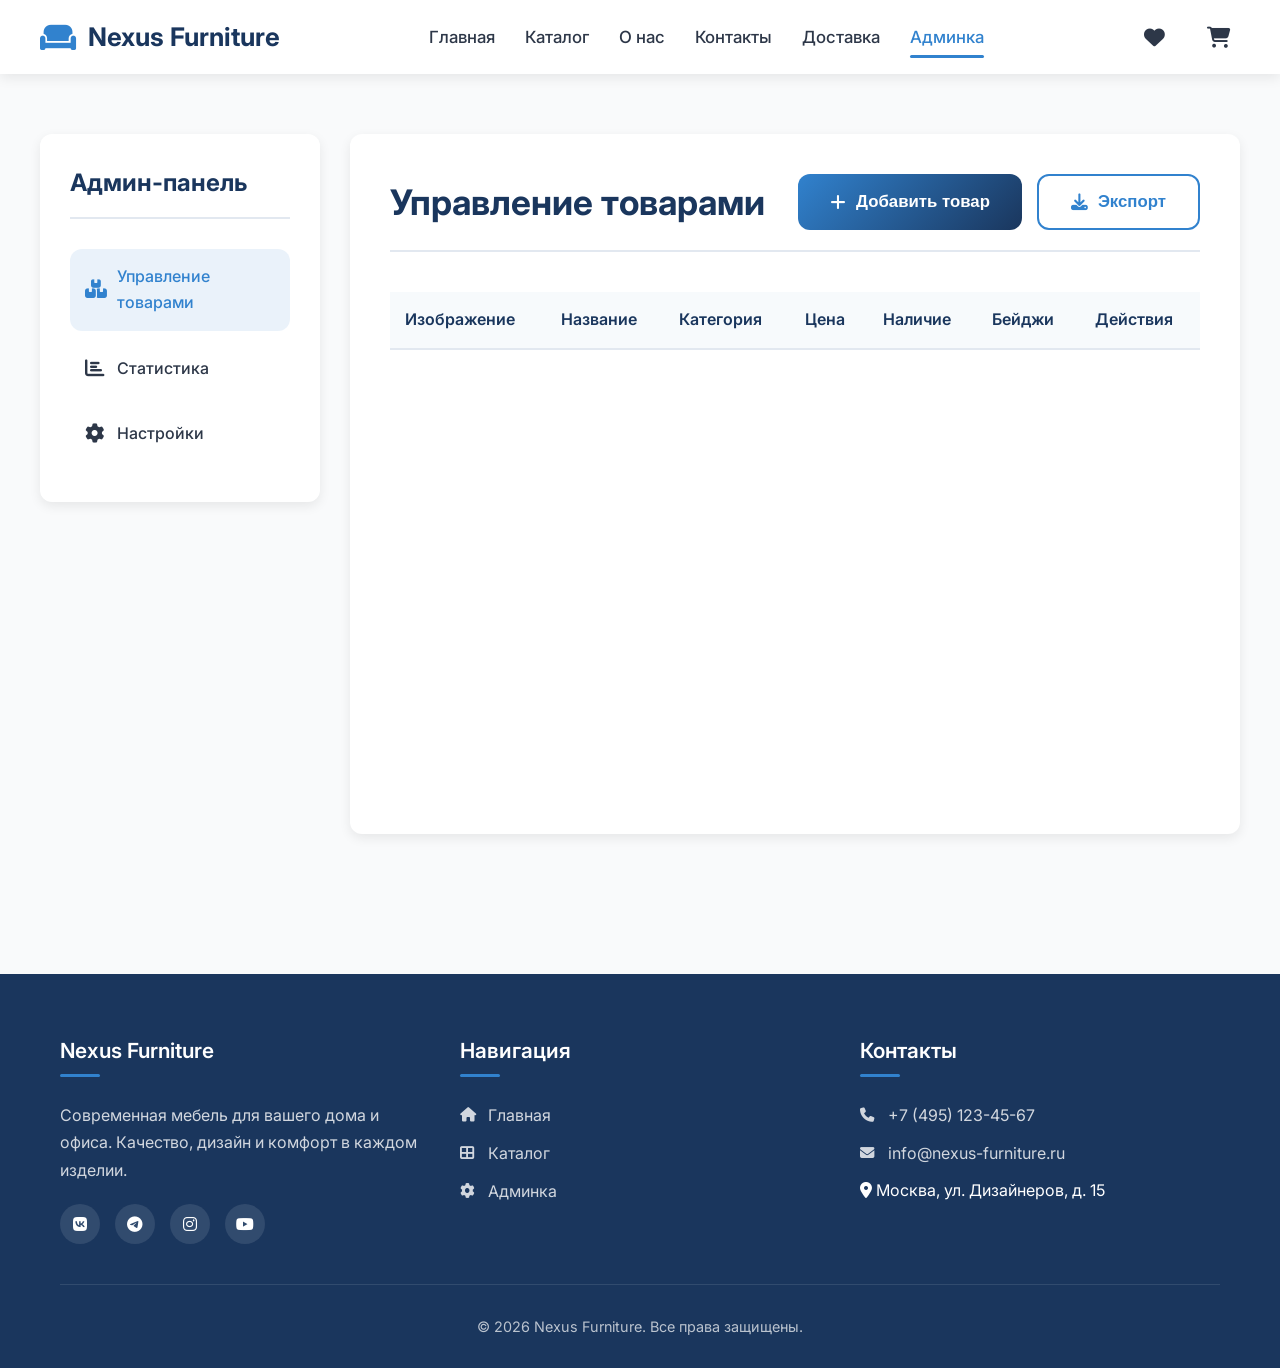
<file: admin.html>
<!DOCTYPE html>
<html lang="ru">
<head>
    <meta charset="UTF-8">
    <meta name="viewport" content="width=device-width, initial-scale=1.0">
    <title>Админ-панель | Nexus Furniture</title>
    <link rel="stylesheet" href="https://cdnjs.cloudflare.com/ajax/libs/font-awesome/6.4.0/css/all.min.css">
    <link rel="stylesheet" href="https://fonts.googleapis.com/css2?family=Inter:wght@300;400;500;600;700&display=swap">
    <link rel="stylesheet" href="common.css">
    <style>
        /* Стили для админ-панели */
        .admin-container {
            display: grid;
            grid-template-columns: 280px 1fr;
            gap: 30px;
            min-height: calc(100vh - 200px);
        }

        .admin-sidebar {
            background: white;
            border-radius: var(--radius);
            padding: 30px;
            box-shadow: var(--shadow);
            height: fit-content;
            position: sticky;
            top: 100px;
        }

        .admin-sidebar h2 {
            margin-bottom: 30px;
            color: var(--primary);
            font-size: 1.5rem;
            padding-bottom: 15px;
            border-bottom: 2px solid var(--gray);
        }

        .admin-nav {
            list-style: none;
        }

        .admin-nav li {
            margin-bottom: 10px;
        }

        .admin-nav a {
            display: flex;
            align-items: center;
            gap: 12px;
            padding: 15px;
            text-decoration: none;
            color: var(--text);
            border-radius: var(--radius);
            transition: var(--transition);
            font-weight: 500;
        }

        .admin-nav a:hover,
        .admin-nav a.active {
            background-color: rgba(49, 130, 206, 0.1);
            color: var(--accent);
        }

        .admin-nav a i {
            width: 20px;
            font-size: 1.2rem;
        }

        .admin-main {
            background: white;
            border-radius: var(--radius);
            padding: 40px;
            box-shadow: var(--shadow);
        }

        .admin-header {
            display: flex;
            justify-content: space-between;
            align-items: center;
            margin-bottom: 40px;
            padding-bottom: 20px;
            border-bottom: 2px solid var(--gray);
        }

        .admin-header h1 {
            color: var(--primary);
            font-size: 2.2rem;
        }

        .admin-actions {
            display: flex;
            gap: 15px;
        }

        /* Таблица товаров */
        .products-table {
            width: 100%;
            border-collapse: collapse;
            margin-top: 20px;
        }

        .products-table th {
            text-align: left;
            padding: 15px;
            background-color: var(--light);
            color: var(--primary);
            font-weight: 600;
            border-bottom: 2px solid var(--gray);
        }

        .products-table td {
            padding: 15px;
            border-bottom: 1px solid var(--gray);
            vertical-align: middle;
        }

        .products-table tr:hover {
            background-color: rgba(49, 130, 206, 0.05);
        }

        .product-image-admin {
            width: 80px;
            height: 80px;
            object-fit: cover;
            border-radius: 8px;
            border: 2px solid var(--gray);
        }

        .product-badges-admin {
            display: flex;
            gap: 5px;
            flex-wrap: wrap;
        }

        .badge-admin {
            padding: 4px 10px;
            border-radius: 12px;
            font-size: 0.75rem;
            font-weight: 600;
            color: white;
            text-transform: uppercase;
        }

        .badge-admin.new { background-color: var(--success); }
        .badge-admin.sale { background-color: var(--danger); }
        .badge-admin.popular { background-color: var(--accent); }

        .table-actions {
            display: flex;
            gap: 10px;
        }

        .btn-sm {
            padding: 8px 16px;
            font-size: 0.9rem;
        }

        /* Форма товара */
        .product-form-container {
            max-width: 800px;
            margin: 0 auto;
        }

        .form-row {
            display: grid;
            grid-template-columns: 1fr 1fr;
            gap: 20px;
            margin-bottom: 20px;
        }

        .form-full-width {
            grid-column: span 2;
        }

        .badges-options {
            display: flex;
            gap: 20px;
            margin-top: 10px;
        }

        .badges-options label {
            display: flex;
            align-items: center;
            gap: 8px;
            cursor: pointer;
            padding: 8px 16px;
            background: var(--light);
            border-radius: var(--radius);
            transition: var(--transition);
        }

        .badges-options label:hover {
            background: var(--gray);
        }

        .badges-options input[type="checkbox"] {
            width: 18px;
            height: 18px;
        }

        .image-preview {
            width: 150px;
            height: 150px;
            object-fit: cover;
            border-radius: var(--radius);
            border: 2px solid var(--gray);
            margin-top: 10px;
            display: none;
        }

        .image-preview.visible {
            display: block;
        }

        .empty-products {
            text-align: center;
            padding: 60px 20px;
        }

        .empty-products i {
            font-size: 4rem;
            color: var(--gray);
            margin-bottom: 20px;
        }

        .empty-products h3 {
            font-size: 1.5rem;
            color: var(--primary);
            margin-bottom: 10px;
        }

        /* Статистика */
        .stats-grid {
            display: grid;
            grid-template-columns: repeat(auto-fit, minmax(250px, 1fr));
            gap: 30px;
            margin-bottom: 40px;
        }

        .stat-card {
            background: linear-gradient(135deg, var(--light), white);
            padding: 30px;
            border-radius: var(--radius);
            box-shadow: var(--shadow);
            text-align: center;
            border-left: 4px solid var(--accent);
        }

        .stat-card h3 {
            font-size: 2.5rem;
            color: var(--primary);
            margin-bottom: 10px;
        }

        .stat-card p {
            color: var(--text-light);
            font-weight: 500;
        }

        .stat-icon {
            width: 60px;
            height: 60px;
            background: rgba(49, 130, 206, 0.1);
            border-radius: 50%;
            display: flex;
            align-items: center;
            justify-content: center;
            margin: 0 auto 20px;
            font-size: 1.5rem;
            color: var(--accent);
        }

        /* Модальное окно */
        .modal-overlay {
            position: fixed;
            top: 0;
            left: 0;
            right: 0;
            bottom: 0;
            background: rgba(0, 0, 0, 0.5);
            display: flex;
            align-items: center;
            justify-content: center;
            z-index: 10000;
            opacity: 0;
            visibility: hidden;
            transition: all 0.3s ease;
        }

        .modal-overlay.active {
            opacity: 1;
            visibility: visible;
        }

        .modal {
            background: white;
            border-radius: var(--radius);
            padding: 40px;
            max-width: 500px;
            width: 90%;
            max-height: 90vh;
            overflow-y: auto;
            transform: translateY(20px);
            transition: transform 0.3s ease;
        }

        .modal-overlay.active .modal {
            transform: translateY(0);
        }

        .modal-header {
            display: flex;
            justify-content: space-between;
            align-items: center;
            margin-bottom: 30px;
        }

        .modal-header h2 {
            color: var(--primary);
            font-size: 1.8rem;
        }

        .modal-close {
            background: none;
            border: none;
            font-size: 1.5rem;
            color: var(--text-light);
            cursor: pointer;
            padding: 5px;
            border-radius: 50%;
            width: 40px;
            height: 40px;
            display: flex;
            align-items: center;
            justify-content: center;
        }

        .modal-close:hover {
            background: var(--gray);
            color: var(--primary);
        }

        @media (max-width: 992px) {
            .admin-container {
                grid-template-columns: 1fr;
            }
            
            .admin-sidebar {
                position: static;
            }
            
            .form-row {
                grid-template-columns: 1fr;
            }
            
            .form-full-width {
                grid-column: span 1;
            }
        }

        @media (max-width: 768px) {
            .admin-main {
                padding: 20px;
            }
            
            .table-actions {
                flex-direction: column;
            }
            
            .products-table {
                display: block;
                overflow-x: auto;
            }
        }
    </style>
</head>
<body>
    <!-- Шапка сайта -->
    <header>
        <div class="container header-container">
            <a href="index.html" class="logo">
                <i class="fas fa-couch"></i>
                <span>Nexus Furniture</span>
            </a>
            
            <button class="mobile-menu-btn" id="mobileMenuBtn">
                <i class="fas fa-bars"></i>
            </button>
            
            <nav id="mainNav">
                <a href="index.html" class="nav-link">Главная</a>
                <a href="catalog.html" class="nav-link">Каталог</a>
                <a href="about.html" class="nav-link">О нас</a>
                <a href="contacts.html" class="nav-link">Контакты</a>
                <a href="delivery.html" class="nav-link">Доставка</a>
                <a href="admin.html" class="nav-link active">Админка</a>
            </nav>
            
            <div class="header-actions">
                <a href="favorites.html" class="icon-btn">
                    <i class="fas fa-heart"></i>
                    <span class="badge" id="favoritesCount">0</span>
                </a>
                <a href="cart.html" class="icon-btn">
                    <i class="fas fa-shopping-cart"></i>
                    <span class="badge" id="cartCount">0</span>
                </a>
            </div>
        </div>
    </header>

    <!-- Основной контент -->
    <main class="container page-content">
        <div class="admin-container">
            <!-- Сайдбар -->
            <aside class="admin-sidebar">
                <h2>Админ-панель</h2>
                <ul class="admin-nav">
                    <li>
                        <a href="#products" class="active" id="navProducts">
                            <i class="fas fa-boxes"></i>
                            <span>Управление товарами</span>
                        </a>
                    </li>
                    <li>
                        <a href="#stats" id="navStats">
                            <i class="fas fa-chart-bar"></i>
                            <span>Статистика</span>
                        </a>
                    </li>
                    <li>
                        <a href="#settings" id="navSettings">
                            <i class="fas fa-cog"></i>
                            <span>Настройки</span>
                        </a>
                    </li>
                </ul>
            </aside>

            <!-- Основной контент -->
            <div class="admin-main">
                <!-- Заголовок и кнопки -->
                <div class="admin-header">
                    <h1 id="adminTitle">Управление товарами</h1>
                    <div class="admin-actions">
                        <button class="btn" id="addProductBtn">
                            <i class="fas fa-plus"></i> Добавить товар
                        </button>
                        <button class="btn btn-outline" id="exportBtn">
                            <i class="fas fa-download"></i> Экспорт
                        </button>
                    </div>
                </div>

                <!-- Раздел управления товарами -->
                <section id="productsSection">
                    <!-- Форма товара (скрыта по умолчанию) -->
                    <div class="product-form-container" id="productFormContainer" style="display: none;">
                        <form id="productForm">
                            <div class="form-row">
                                <div class="form-group">
                                    <label class="form-label">Название товара *</label>
                                    <input type="text" class="form-control" id="productName" required>
                                </div>
                                <div class="form-group">
                                    <label class="form-label">Категория *</label>
                                    <select class="form-control" id="productCategory" required>
                                        <option value="">Выберите категорию</option>
                                        <option value="sofas">Диваны</option>
                                        <option value="chairs">Стулья</option>
                                        <option value="tables">Столы</option>
                                        <option value="beds">Кровати</option>
                                        <option value="wardrobes">Шкафы</option>
                                        <option value="shelves">Полки</option>
                                    </select>
                                </div>
                            </div>

                            <div class="form-row">
                                <div class="form-group">
                                    <label class="form-label">Цена (руб.) *</label>
                                    <input type="number" class="form-control" id="productPrice" min="0" step="1" required>
                                </div>
                                <div class="form-group">
                                    <label class="form-label">Старая цена (руб.)</label>
                                    <input type="number" class="form-control" id="productOriginalPrice" min="0" step="1">
                                </div>
                            </div>

                            <div class="form-row">
                                <div class="form-group">
                                    <label class="form-label">Наличие *</label>
                                    <select class="form-control" id="productInStock" required>
                                        <option value="true">В наличии</option>
                                        <option value="false">Нет в наличии</option>
                                    </select>
                                </div>
                                <div class="form-group">
                                    <label class="form-label">Ссылка на изображение *</label>
                                    <input type="url" class="form-control" id="productImage" required>
                                </div>
                            </div>

                            <div class="form-group">
                                <img id="imagePreview" class="image-preview" alt="Предпросмотр">
                            </div>

                            <div class="form-group">
                                <label class="form-label">Бейджи</label>
                                <div class="badges-options">
                                    <label>
                                        <input type="checkbox" name="badges" value="new">
                                        <span class="badge-admin new">Новинка</span>
                                    </label>
                                    <label>
                                        <input type="checkbox" name="badges" value="sale">
                                        <span class="badge-admin sale">Скидка</span>
                                    </label>
                                    <label>
                                        <input type="checkbox" name="badges" value="popular">
                                        <span class="badge-admin popular">Популярное</span>
                                    </label>
                                </div>
                            </div>

                            <div class="form-group" style="display: none;">
                                <input type="hidden" id="productId">
                            </div>

                            <div class="form-row">
                                <div class="form-group">
                                    <button type="submit" class="btn" id="saveProductBtn">
                                        <i class="fas fa-save"></i> Сохранить товар
                                    </button>
                                    <button type="button" class="btn btn-outline" id="cancelFormBtn">
                                        <i class="fas fa-times"></i> Отмена
                                    </button>
                                </div>
                            </div>
                        </form>
                    </div>

                    <!-- Таблица товаров -->
                    <div id="productsTableContainer">
                        <div class="empty-products" id="emptyProducts" style="display: none;">
                            <i class="fas fa-box-open"></i>
                            <h3>Товары не найдены</h3>
                            <p>Добавьте первый товар в каталог</p>
                            <button class="btn" id="addFirstProductBtn">
                                <i class="fas fa-plus"></i> Добавить товар
                            </button>
                        </div>

                        <table class="products-table" id="productsTable">
                            <thead>
                                <tr>
                                    <th>Изображение</th>
                                    <th>Название</th>
                                    <th>Категория</th>
                                    <th>Цена</th>
                                    <th>Наличие</th>
                                    <th>Бейджи</th>
                                    <th>Действия</th>
                                </tr>
                            </thead>
                            <tbody id="productsTableBody">
                                <!-- Товары будут загружены через JavaScript -->
                            </tbody>
                        </table>
                    </div>
                </section>

                <!-- Раздел статистики -->
                <section id="statsSection" style="display: none;">
                    <div class="stats-grid">
                        <div class="stat-card">
                            <div class="stat-icon">
                                <i class="fas fa-box"></i>
                            </div>
                            <h3 id="totalProducts">0</h3>
                            <p>Всего товаров</p>
                        </div>
                        <div class="stat-card">
                            <div class="stat-icon">
                                <i class="fas fa-tags"></i>
                            </div>
                            <h3 id="totalCategories">0</h3>
                            <p>Категорий</p>
                        </div>
                        <div class="stat-card">
                            <div class="stat-icon">
                                <i class="fas fa-star"></i>
                            </div>
                            <h3 id="newProducts">0</h3>
                            <p>Новых товаров</p>
                        </div>
                        <div class="stat-card">
                            <div class="stat-icon">
                                <i class="fas fa-percentage"></i>
                            </div>
                            <h3 id="saleProducts">0</h3>
                            <p>Товаров со скидкой</p>
                        </div>
                        <div class="stat-card">
                            <div class="stat-icon">
                                <i class="fas fa-check-circle"></i>
                            </div>
                            <h3 id="inStockProducts">0</h3>
                            <p>Товаров в наличии</p>
                        </div>
                        <div class="stat-card">
                            <div class="stat-icon">
                                <i class="fas fa-times-circle"></i>
                            </div>
                            <h3 id="outOfStockProducts">0</h3>
                            <p>Товаров нет в наличии</p>
                        </div>
                    </div>
                </section>

                <!-- Раздел настроек -->
                <section id="settingsSection" style="display: none;">
                    <h2>Настройки магазина</h2>
                    <div class="form-group">
                        <label class="form-label">Название магазина</label>
                        <input type="text" class="form-control" id="storeName" value="Nexus Furniture">
                    </div>
                    <div class="form-group">
                        <label class="form-label">Минимальная сумма для бесплатной доставки (руб.)</label>
                        <input type="number" class="form-control" id="freeShippingMin" value="20000">
                    </div>
                    <div class="form-group">
                        <label class="form-label">Телефон поддержки</label>
                        <input type="tel" class="form-control" id="supportPhone" value="+7 (495) 123-45-67">
                    </div>
                    <div class="form-group">
                        <label class="form-label">Email поддержки</label>
                        <input type="email" class="form-control" id="supportEmail" value="info@nexus-furniture.ru">
                    </div>
                    <button class="btn" id="saveSettingsBtn">
                        <i class="fas fa-save"></i> Сохранить настройки
                    </button>
                </section>
            </div>
        </div>
    </main>

    <!-- Модальное окно подтверждения удаления -->
    <div class="modal-overlay" id="deleteModal">
        <div class="modal">
            <div class="modal-header">
                <h2>Подтверждение удаления</h2>
                <button class="modal-close" id="closeDeleteModal">
                    <i class="fas fa-times"></i>
                </button>
            </div>
            <p id="deleteModalText">Вы уверены, что хотите удалить этот товар? Это действие нельзя отменить.</p>
            <div class="modal-actions" style="display: flex; gap: 15px; margin-top: 20px;">
                <button class="btn btn-danger" id="confirmDeleteBtn">
                    <i class="fas fa-trash"></i> Удалить
                </button>
                <button class="btn btn-outline" id="cancelDeleteBtn">
                    <i class="fas fa-times"></i> Отмена
                </button>
            </div>
        </div>
    </div>

    <!-- Подвал сайта -->
    <footer>
        <div class="container">
            <div class="footer-content">
                <div class="footer-column">
                    <h3>Nexus Furniture</h3>
                    <p style="color: rgba(255, 255, 255, 0.8); margin-bottom: 20px; line-height: 1.7;">Современная мебель для вашего дома и офиса. Качество, дизайн и комфорт в каждом изделии.</p>
                    <div class="social-links">
                        <a href="#" class="social-link"><i class="fab fa-vk"></i></a>
                        <a href="#" class="social-link"><i class="fab fa-telegram"></i></a>
                        <a href="#" class="social-link"><i class="fab fa-instagram"></i></a>
                        <a href="#" class="social-link"><i class="fab fa-youtube"></i></a>
                    </div>
                </div>
                
                <div class="footer-column">
                    <h3>Навигация</h3>
                    <ul class="footer-links">
                        <li><a href="index.html"><i class="fas fa-home"></i> Главная</a></li>
                        <li><a href="catalog.html"><i class="fas fa-th-large"></i> Каталог</a></li>
                        <li><a href="admin.html"><i class="fas fa-cog"></i> Админка</a></li>
                    </ul>
                </div>
                
                <div class="footer-column">
                    <h3>Контакты</h3>
                    <ul class="footer-links">
                        <li><a href="tel:+74951234567"><i class="fas fa-phone"></i> +7 (495) 123-45-67</a></li>
                        <li><a href="mailto:info@nexus-furniture.ru"><i class="fas fa-envelope"></i> info@nexus-furniture.ru</a></li>
                        <li><i class="fas fa-map-marker-alt"></i> Москва, ул. Дизайнеров, д. 15</li>
                    </ul>
                </div>
            </div>
            
            <div class="footer-bottom">
                <p>&copy; 2026 Nexus Furniture. Все права защищены.</p>
            </div>
        </div>
    </footer>

    <!-- Подключаем общий файл JavaScript -->
    <script src="common.js"></script>
    
    <script>
        // JavaScript для админ-панели
        document.addEventListener('DOMContentLoaded', function() {
            // Переменные для управления
            let currentProductId = null;
            let products = StorageManager.getProducts();
            let settings = CommonFunctions.getStoreSettings();
            
            // Инициализация
            initAdminPanel();
            loadSettings();
            
            function initAdminPanel() {
                // Показать товары при загрузке
                loadProducts();
                
                // Навигация по разделам
                document.getElementById('navProducts').addEventListener('click', function(e) {
                    e.preventDefault();
                    showSection('products');
                    setActiveNav(this);
                });
                
                document.getElementById('navStats').addEventListener('click', function(e) {
                    e.preventDefault();
                    showSection('stats');
                    setActiveNav(this);
                    updateStats();
                });
                
                document.getElementById('navSettings').addEventListener('click', function(e) {
                    e.preventDefault();
                    showSection('settings');
                    setActiveNav(this);
                });
                
                // Кнопка добавления товара
                document.getElementById('addProductBtn').addEventListener('click', showProductForm);
                document.getElementById('addFirstProductBtn').addEventListener('click', showProductForm);
                
                // Отмена формы
                document.getElementById('cancelFormBtn').addEventListener('click', hideProductForm);
                
                // Предпросмотр изображения
                document.getElementById('productImage').addEventListener('input', function() {
                    const preview = document.getElementById('imagePreview');
                    if (this.value) {
                        preview.src = this.value;
                        preview.classList.add('visible');
                    } else {
                        preview.classList.remove('visible');
                    }
                });
                
                // Сохранение товара
                document.getElementById('productForm').addEventListener('submit', saveProduct);
                
                // Экспорт данных
                document.getElementById('exportBtn').addEventListener('click', exportData);
                
                // Сохранение настроек
                document.getElementById('saveSettingsBtn').addEventListener('click', saveSettings);
                
                // Инициализация модального окна удаления
                initDeleteModal();
            }
            
            function showSection(section) {
                // Скрыть все секции
                document.getElementById('productsSection').style.display = 'none';
                document.getElementById('statsSection').style.display = 'none';
                document.getElementById('settingsSection').style.display = 'none';
                document.getElementById('adminTitle').textContent = 'Управление товарами';
                
                // Показать выбранную секцию
                switch(section) {
                    case 'products':
                        document.getElementById('productsSection').style.display = 'block';
                        document.getElementById('adminTitle').textContent = 'Управление товарами';
                        break;
                    case 'stats':
                        document.getElementById('statsSection').style.display = 'block';
                        document.getElementById('adminTitle').textContent = 'Статистика';
                        break;
                    case 'settings':
                        document.getElementById('settingsSection').style.display = 'block';
                        document.getElementById('adminTitle').textContent = 'Настройки магазина';
                        break;
                }
            }
            
            function setActiveNav(activeLink) {
                // Убрать активный класс у всех ссылок
                document.querySelectorAll('.admin-nav a').forEach(link => {
                    link.classList.remove('active');
                });
                
                // Добавить активный класс к выбранной ссылке
                activeLink.classList.add('active');
            }
            
            function loadProducts() {
                products = StorageManager.getProducts();
                const tbody = document.getElementById('productsTableBody');
                const emptyState = document.getElementById('emptyProducts');
                const tableContainer = document.getElementById('productsTableContainer');
                
                if (products.length === 0) {
                    emptyState.style.display = 'block';
                    tableContainer.querySelector('.products-table').style.display = 'none';
                    return;
                }
                
                emptyState.style.display = 'none';
                tableContainer.querySelector('.products-table').style.display = 'table';
                
                let html = '';
                products.forEach(product => {
                    // Бейджи
                    let badgesHtml = '';
                    if (product.badges && product.badges.length > 0) {
                        badgesHtml = '<div class="product-badges-admin">';
                        product.badges.forEach(badge => {
                            let badgeText = '';
                            switch(badge) {
                                case 'new': badgeText = 'Новинка'; break;
                                case 'sale': badgeText = 'Скидка'; break;
                                case 'popular': badgeText = 'Популярное'; break;
                            }
                            badgesHtml += `<span class="badge-admin ${badge}">${badgeText}</span>`;
                        });
                        badgesHtml += '</div>';
                    }
                    
                    // Наличие
                    const inStockText = product.inStock ? 
                        '<span style="color: var(--success); font-weight: bold;">✓ В наличии</span>' : 
                        '<span style="color: var(--danger);">✗ Нет в наличии</span>';
                    
                    // Цена
                    let priceHtml = CommonFunctions.formatPrice(product.price) + ' руб.';
                    if (product.originalPrice) {
                        const discount = Math.round((1 - product.price / product.originalPrice) * 100);
                        priceHtml = `
                            <div style="color: var(--danger); font-weight: bold;">
                                ${CommonFunctions.formatPrice(product.price)} руб.
                            </div>
                            <div style="text-decoration: line-through; color: var(--text-light); font-size: 0.9em;">
                                ${CommonFunctions.formatPrice(product.originalPrice)} руб.
                            </div>
                            <small style="color: var(--success);">-${discount}%</small>
                        `;
                    }
                    
                    html += `
                        <tr>
                            <td>
                                <img src="${product.image}" alt="${product.name}" class="product-image-admin">
                            </td>
                            <td>
                                <strong>${product.name}</strong>
                                <div style="font-size: 0.9em; color: var(--text-light);">
                                    ID: ${product.id}
                                </div>
                            </td>
                            <td>${CommonFunctions.getCategoryName(product.category)}</td>
                            <td>${priceHtml}</td>
                            <td>${inStockText}</td>
                            <td>${badgesHtml || '—'}</td>
                            <td>
                                <div class="table-actions">
                                    <button class="btn btn-sm btn-outline" onclick="editProduct(${product.id})">
                                        <i class="fas fa-edit"></i> Изменить
                                    </button>
                                    <button class="btn btn-sm btn-danger" onclick="showDeleteModal(${product.id}, '${product.name}')">
                                        <i class="fas fa-trash"></i> Удалить
                                    </button>
                                </div>
                            </td>
                        </tr>
                    `;
                });
                
                tbody.innerHTML = html;
            }
            
            function showProductForm(product = null) {
                const formContainer = document.getElementById('productFormContainer');
                const tableContainer = document.getElementById('productsTableContainer');
                
                // Скрыть таблицу, показать форму
                tableContainer.style.display = 'none';
                formContainer.style.display = 'block';
                
                // Очистить форму если это новый товар
                if (!product) {
                    document.getElementById('productForm').reset();
                    document.getElementById('productId').value = '';
                    document.getElementById('productInStock').value = 'true';
                    document.getElementById('imagePreview').classList.remove('visible');
                    currentProductId = null;
                } else {
                    // Заполнить форму данными товара
                    document.getElementById('productId').value = product.id;
                    document.getElementById('productName').value = product.name;
                    document.getElementById('productCategory').value = product.category;
                    document.getElementById('productPrice').value = product.price;
                    document.getElementById('productOriginalPrice').value = product.originalPrice || '';
                    document.getElementById('productInStock').value = product.inStock ? 'true' : 'false';
                    document.getElementById('productImage').value = product.image;
                    
                    // Предпросмотр изображения
                    const preview = document.getElementById('imagePreview');
                    preview.src = product.image;
                    preview.classList.add('visible');
                    
                    // Бейджи
                    document.querySelectorAll('input[name="badges"]').forEach(checkbox => {
                        checkbox.checked = product.badges ? product.badges.includes(checkbox.value) : false;
                    });
                    
                    currentProductId = product.id;
                }
                
                // Прокрутить к форме
                formContainer.scrollIntoView({ behavior: 'smooth' });
            }
            
            function hideProductForm() {
                const formContainer = document.getElementById('productFormContainer');
                const tableContainer = document.getElementById('productsTableContainer');
                
                formContainer.style.display = 'none';
                tableContainer.style.display = 'block';
                
                // Очистить форму
                document.getElementById('productForm').reset();
                currentProductId = null;
            }
            
            function saveProduct(e) {
                e.preventDefault();
                
                // Собрать данные из формы
                const productData = {
                    id: parseInt(document.getElementById('productId').value) || null,
                    name: document.getElementById('productName').value,
                    category: document.getElementById('productCategory').value,
                    price: parseInt(document.getElementById('productPrice').value),
                    originalPrice: document.getElementById('productOriginalPrice').value 
                        ? parseInt(document.getElementById('productOriginalPrice').value)
                        : undefined,
                    image: document.getElementById('productImage').value,
                    inStock: document.getElementById('productInStock').value === 'true',
                    badges: []
                };
                
                // Собрать выбранные бейджи
                document.querySelectorAll('input[name="badges"]:checked').forEach(checkbox => {
                    productData.badges.push(checkbox.value);
                });
                
                // Валидация
                if (!productData.name || !productData.category || !productData.price || !productData.image) {
                    CommonFunctions.showNotification('Заполните все обязательные поля', 'error');
                    return;
                }
                
                if (productData.price <= 0) {
                    CommonFunctions.showNotification('Цена должна быть больше 0', 'error');
                    return;
                }
                
                if (productData.originalPrice && productData.originalPrice <= productData.price) {
                    CommonFunctions.showNotification('Старая цена должна быть больше текущей', 'error');
                    return;
                }
                
                // Сохранить товар
                if (productData.id) {
                    // Обновление существующего товара
                    StorageManager.updateProduct(productData.id, productData);
                    CommonFunctions.showNotification('Товар успешно обновлен');
                } else {
                    // Добавление нового товара
                    StorageManager.addProduct(productData);
                    CommonFunctions.showNotification('Товар успешно добавлен');
                }
                
                // Обновить список товаров
                loadProducts();
                
                // Скрыть форму
                hideProductForm();
            }
            
            function updateStats() {
                products = StorageManager.getProducts();
                
                // Общее количество товаров
                document.getElementById('totalProducts').textContent = products.length;
                
                // Количество категорий
                const categories = new Set(products.map(p => p.category));
                document.getElementById('totalCategories').textContent = categories.size;
                
                // Товары с бейджем "new"
                const newProductsCount = products.filter(p => p.badges && p.badges.includes('new')).length;
                document.getElementById('newProducts').textContent = newProductsCount;
                
                // Товары с бейджем "sale"
                const saleProductsCount = products.filter(p => p.badges && p.badges.includes('sale')).length;
                document.getElementById('saleProducts').textContent = saleProductsCount;
                
                // Товары в наличии и нет
                const inStockCount = products.filter(p => p.inStock).length;
                const outOfStockCount = products.length - inStockCount;
                document.getElementById('inStockProducts').textContent = inStockCount;
                document.getElementById('outOfStockProducts').textContent = outOfStockCount;
            }
            
            function loadSettings() {
                settings = CommonFunctions.getStoreSettings();
                document.getElementById('storeName').value = settings.storeName;
                document.getElementById('freeShippingMin').value = settings.freeShippingMin;
                document.getElementById('supportPhone').value = settings.supportPhone;
                document.getElementById('supportEmail').value = settings.supportEmail;
            }
            
            function saveSettings() {
                const newSettings = {
                    storeName: document.getElementById('storeName').value,
                    freeShippingMin: parseInt(document.getElementById('freeShippingMin').value),
                    supportPhone: document.getElementById('supportPhone').value,
                    supportEmail: document.getElementById('supportEmail').value
                };
                
                StorageManager.saveSettings(newSettings);
                CommonFunctions.showNotification('Настройки сохранены');
                loadSettings();
            }
            
            function exportData() {
                const products = StorageManager.getProducts();
                const dataStr = JSON.stringify(products, null, 2);
                const dataBlob = new Blob([dataStr], { type: 'application/json' });
                
                const url = URL.createObjectURL(dataBlob);
                const link = document.createElement('a');
                link.href = url;
                link.download = 'nexus_products_' + new Date().toISOString().split('T')[0] + '.json';
                link.click();
                
                URL.revokeObjectURL(url);
                CommonFunctions.showNotification('Данные экспортированы в файл JSON');
            }
            
            function initDeleteModal() {
                const modal = document.getElementById('deleteModal');
                const closeBtn = document.getElementById('closeDeleteModal');
                const cancelBtn = document.getElementById('cancelDeleteBtn');
                const confirmBtn = document.getElementById('confirmDeleteBtn');
                const deleteModalText = document.getElementById('deleteModalText');
                
                function closeModal() {
                    modal.classList.remove('active');
                    currentProductId = null;
                }
                
                closeBtn.addEventListener('click', closeModal);
                cancelBtn.addEventListener('click', closeModal);
                
                confirmBtn.addEventListener('click', function() {
                    if (currentProductId) {
                        const productName = StorageManager.getProduct(currentProductId)?.name || 'товар';
                        StorageManager.deleteProduct(currentProductId);
                        loadProducts();
                        updateStats();
                        CommonFunctions.showNotification(`Товар "${productName}" удален`, 'info');
                        closeModal();
                    }
                });
                
                // Закрытие по клику вне модального окна
                modal.addEventListener('click', function(e) {
                    if (e.target === modal) {
                        closeModal();
                    }
                });
                
                // Глобальная функция для открытия модального окна
                window.showDeleteModal = function(id, productName) {
                    currentProductId = id;
                    deleteModalText.textContent = `Вы уверены, что хотите удалить товар "${productName}"? Это действие нельзя отменить.`;
                    modal.classList.add('active');
                };
            }
            
            // Глобальные функции для кнопок в таблице
            window.editProduct = function(id) {
                const product = StorageManager.getProduct(id);
                if (product) {
                    showProductForm(product);
                }
            };
        });
    </script>
</body>
</html>
</file>
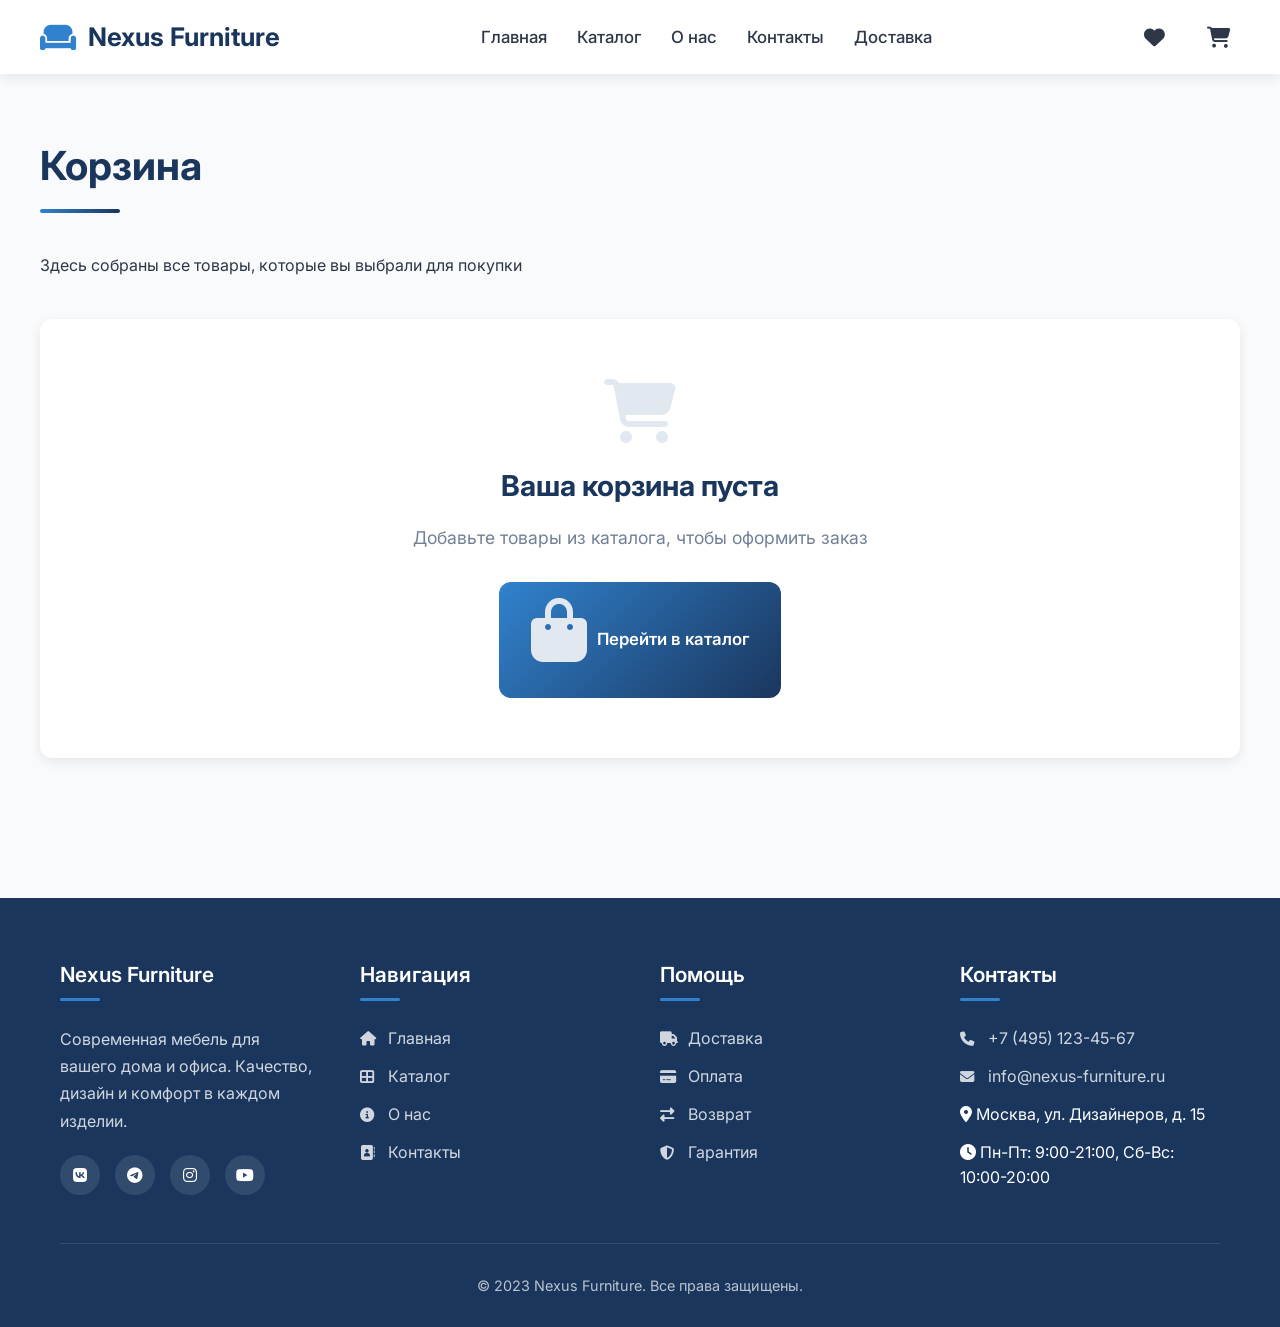
<file: cart.html>
<!DOCTYPE html>
<html lang="ru">
<head>
    <meta charset="UTF-8">
    <meta name="viewport" content="width=device-width, initial-scale=1.0">
    <title>Nexus Furniture | Корзина</title>
    <link rel="stylesheet" href="https://cdnjs.cloudflare.com/ajax/libs/font-awesome/6.4.0/css/all.min.css">
    <link rel="stylesheet" href="https://fonts.googleapis.com/css2?family=Inter:wght@300;400;500;600;700&display=swap">
    <link rel="stylesheet" href="common.css">
    <style>
        /* Специфичные стили для страницы корзины */
        .cart-header {
            margin-bottom: 40px;
        }
        
        .cart-content {
            display: grid;
            grid-template-columns: 1fr 350px;
            gap: 40px;
        }
        
        .cart-items {
            background-color: white;
            border-radius: var(--radius);
            box-shadow: var(--shadow);
            overflow: hidden;
        }
        
        .cart-item {
            display: grid;
            grid-template-columns: 100px 1fr 150px 150px 50px;
            gap: 20px;
            padding: 25px;
            border-bottom: 1px solid var(--gray);
            align-items: center;
        }
        
        .cart-item:last-child {
            border-bottom: none;
        }
        
        .cart-item-image {
            width: 100px;
            height: 100px;
            object-fit: cover;
            border-radius: var(--radius);
        }
        
        .cart-item-info {
            display: flex;
            flex-direction: column;
            gap: 8px;
        }
        
        .cart-item-name {
            font-size: 1.2rem;
            font-weight: 600;
            color: var(--primary);
            margin-bottom: 5px;
        }
        
        .cart-item-category {
            font-size: 0.85rem;
            color: var(--text-light);
        }
        
        .cart-item-price {
            font-size: 1.1rem;
            font-weight: 600;
            color: var(--primary);
        }
        
        .cart-item-original-price {
            font-size: 0.9rem;
            color: var(--text-light);
            text-decoration: line-through;
            margin-right: 8px;
        }
        
        .cart-item-total {
            font-size: 1.2rem;
            font-weight: 700;
            color: var(--primary);
            text-align: right;
        }
        
        .quantity-control {
            display: flex;
            align-items: center;
            gap: 10px;
        }
        
        .quantity-btn {
            width: 36px;
            height: 36px;
            border-radius: 50%;
            border: 1px solid var(--gray);
            background-color: white;
            display: flex;
            align-items: center;
            justify-content: center;
            cursor: pointer;
            transition: var(--transition);
            font-size: 1rem;
            color: var(--text);
        }
        
        .quantity-btn:hover {
            border-color: var(--accent);
            color: var(--accent);
        }
        
        .quantity-input {
            width: 60px;
            text-align: center;
            padding: 8px;
            border: 1px solid var(--gray);
            border-radius: var(--radius);
            font-family: 'Inter', sans-serif;
            font-size: 1rem;
        }
        
        .remove-btn {
            width: 40px;
            height: 40px;
            border-radius: 50%;
            border: none;
            background-color: #fed7d7;
            color: #e53e3e;
            display: flex;
            align-items: center;
            justify-content: center;
            cursor: pointer;
            transition: var(--transition);
            font-size: 1rem;
        }
        
        .remove-btn:hover {
            background-color: #e53e3e;
            color: white;
        }
        
        .cart-summary {
            background-color: white;
            border-radius: var(--radius);
            box-shadow: var(--shadow);
            padding: 30px;
            height: fit-content;
            position: sticky;
            top: 100px;
        }
        
        .summary-title {
            font-size: 1.4rem;
            margin-bottom: 25px;
            color: var(--primary);
            padding-bottom: 15px;
            border-bottom: 2px solid var(--gray);
        }
        
        .summary-row {
            display: flex;
            justify-content: space-between;
            margin-bottom: 15px;
            font-size: 1rem;
        }
        
        .summary-row.total {
            font-size: 1.3rem;
            font-weight: 700;
            color: var(--primary);
            margin-top: 20px;
            padding-top: 20px;
            border-top: 2px solid var(--gray);
        }
        
        .summary-row.discount {
            color: var(--success);
        }
        
        .promo-code {
            margin-top: 25px;
            padding-top: 25px;
            border-top: 1px solid var(--gray);
        }
        
        .promo-title {
            font-weight: 600;
            margin-bottom: 12px;
            color: var(--primary);
        }
        
        .promo-input-group {
            display: flex;
            gap: 10px;
        }
        
        .promo-input {
            flex: 1;
            padding: 12px 16px;
            border: 1px solid var(--gray);
            border-radius: var(--radius);
            font-family: 'Inter', sans-serif;
        }
        
        .promo-btn {
            background: linear-gradient(135deg, var(--accent), var(--primary));
            color: white;
            border: none;
            padding: 12px 20px;
            border-radius: var(--radius);
            cursor: pointer;
            font-weight: 600;
            transition: var(--transition);
        }
        
        .promo-btn:hover {
            transform: translateY(-2px);
        }
        
        .checkout-btn {
            width: 100%;
            margin-top: 30px;
            padding: 18px;
            font-size: 1.1rem;
        }
        
        .empty-cart {
            text-align: center;
            padding: 60px 20px;
            background-color: white;
            border-radius: var(--radius);
            box-shadow: var(--shadow);
            grid-column: 1 / -1;
        }
        
        .empty-cart i {
            font-size: 4rem;
            color: var(--gray);
            margin-bottom: 20px;
        }
        
        .empty-cart h3 {
            font-size: 1.8rem;
            margin-bottom: 15px;
            color: var(--primary);
        }
        
        .empty-cart p {
            font-size: 1.1rem;
            color: var(--text-light);
            max-width: 500px;
            margin: 0 auto 30px;
        }
        
        .cart-actions {
            display: flex;
            justify-content: space-between;
            align-items: center;
            margin-bottom: 30px;
            padding-bottom: 20px;
            border-bottom: 1px solid var(--gray);
        }
        
        .clear-cart-btn {
            background: none;
            border: none;
            color: var(--danger);
            cursor: pointer;
            font-size: 1rem;
            display: flex;
            align-items: center;
            gap: 8px;
            padding: 10px;
            border-radius: 8px;
            transition: var(--transition);
        }
        
        .clear-cart-btn:hover {
            background-color: rgba(229, 62, 62, 0.1);
        }
        
        .continue-shopping {
            display: flex;
            align-items: center;
            gap: 10px;
            color: var(--accent);
            text-decoration: none;
            font-weight: 500;
            transition: var(--transition);
        }
        
        .continue-shopping:hover {
            gap: 15px;
        }
        
        .cart-item-mobile {
            display: none;
        }
        
        @media (max-width: 992px) {
            .cart-content {
                grid-template-columns: 1fr;
            }
            
            .cart-summary {
                position: static;
            }
        }
        
        @media (max-width: 768px) {
            .cart-item {
                grid-template-columns: 80px 1fr;
                grid-template-rows: auto auto auto;
                gap: 15px;
                padding: 20px;
                position: relative;
            }
            
            .cart-item-image {
                grid-row: 1 / 3;
                width: 80px;
                height: 80px;
            }
            
            .cart-item-info {
                grid-column: 2 / 3;
                grid-row: 1 / 2;
            }
            
            .cart-item-price {
                grid-column: 2 / 3;
                grid-row: 2 / 3;
                font-size: 1rem;
            }
            
            .quantity-control {
                grid-column: 1 / 2;
                grid-row: 3 / 4;
                justify-self: start;
            }
            
            .cart-item-total {
                grid-column: 2 / 3;
                grid-row: 3 / 4;
                text-align: right;
                align-self: center;
            }
            
            .remove-btn {
                position: absolute;
                top: 20px;
                right: 20px;
                width: 35px;
                height: 35px;
            }
            
            .cart-item-desktop {
                display: none;
            }
            
            .cart-item-mobile {
                display: block;
            }
            
            .promo-input-group {
                flex-direction: column;
            }
        }
        
        @media (max-width: 576px) {
            .cart-actions {
                flex-direction: column;
                gap: 15px;
                align-items: flex-start;
            }
            
            .cart-item {
                grid-template-columns: 70px 1fr;
                padding: 15px;
            }
            
            .cart-item-image {
                width: 70px;
                height: 70px;
            }
        }
        
        /* Анимация удаления товара */
        @keyframes slideOut {
            from {
                opacity: 1;
                transform: translateX(0);
            }
            to {
                opacity: 0;
                transform: translateX(-100px);
            }
        }
        
        .cart-item.removing {
            animation: slideOut 0.3s ease forwards;
        }
    </style>
</head>
<body>
    <!-- Шапка сайта -->
    <header>
        <div class="container header-container">
            <a href="index.html" class="logo">
                <i class="fas fa-couch"></i>
                <span>Nexus Furniture</span>
            </a>
            
            <button class="mobile-menu-btn" id="mobileMenuBtn">
                <i class="fas fa-bars"></i>
            </button>
            
            <nav id="mainNav">
                <a href="index.html" class="nav-link">Главная</a>
                <a href="catalog.html" class="nav-link">Каталог</a>
                <a href="about.html" class="nav-link">О нас</a>
                <a href="contacts.html" class="nav-link">Контакты</a>
                <a href="delivery.html" class="nav-link">Доставка</a>
            </nav>
            
            <div class="header-actions">
                <a href="favorites.html" class="icon-btn">
                    <i class="fas fa-heart"></i>
                    <span class="badge" id="favoritesCount">0</span>
                </a>
                <a href="cart.html" class="icon-btn">
                    <i class="fas fa-shopping-cart"></i>
                    <span class="badge" id="cartCount">0</span>
                </a>
            </div>
        </div>
    </header>

    <!-- Основной контент -->
    <main class="container page-content">
        <!-- Заголовок корзины -->
        <div class="cart-header">
            <h1 class="section-title">Корзина</h1>
            <p>Здесь собраны все товары, которые вы выбрали для покупки</p>
        </div>
        
        <!-- Контент корзины -->
        <div class="cart-content" id="cartContent">
            <!-- Список товаров будет загружен через JavaScript -->
        </div>
        
        <!-- Пустая корзина (скрыто по умолчанию) -->
        <div class="empty-cart" id="emptyCart" style="display: none;">
            <i class="fas fa-shopping-cart"></i>
            <h3>Ваша корзина пуста</h3>
            <p>Добавьте товары из каталога, чтобы оформить заказ</p>
            <a href="catalog.html" class="btn">
                <i class="fas fa-shopping-bag"></i> Перейти в каталог
            </a>
        </div>
    </main>

    <!-- Подвал сайта -->
    <footer>
        <div class="container">
            <div class="footer-content">
                <div class="footer-column">
                    <h3>Nexus Furniture</h3>
                    <p style="color: rgba(255, 255, 255, 0.8); margin-bottom: 20px; line-height: 1.7;">Современная мебель для вашего дома и офиса. Качество, дизайн и комфорт в каждом изделии.</p>
                    <div class="social-links">
                        <a href="#" class="social-link"><i class="fab fa-vk"></i></a>
                        <a href="#" class="social-link"><i class="fab fa-telegram"></i></a>
                        <a href="#" class="social-link"><i class="fab fa-instagram"></i></a>
                        <a href="#" class="social-link"><i class="fab fa-youtube"></i></a>
                    </div>
                </div>
                
                <div class="footer-column">
                    <h3>Навигация</h3>
                    <ul class="footer-links">
                        <li><a href="index.html"><i class="fas fa-home"></i> Главная</a></li>
                        <li><a href="catalog.html"><i class="fas fa-th-large"></i> Каталог</a></li>
                        <li><a href="about.html"><i class="fas fa-info-circle"></i> О нас</a></li>
                        <li><a href="contacts.html"><i class="fas fa-address-book"></i> Контакты</a></li>
                    </ul>
                </div>
                
                <div class="footer-column">
                    <h3>Помощь</h3>
                    <ul class="footer-links">
                        <li><a href="delivery.html"><i class="fas fa-truck"></i> Доставка</a></li>
                        <li><a href="delivery.html"><i class="fas fa-credit-card"></i> Оплата</a></li>
                        <li><a href="contacts.html"><i class="fas fa-exchange-alt"></i> Возврат</a></li>
                        <li><a href="contacts.html"><i class="fas fa-shield-alt"></i> Гарантия</a></li>
                    </ul>
                </div>
                
                <div class="footer-column">
                    <h3>Контакты</h3>
                    <ul class="footer-links">
                        <li><a href="tel:+74951234567"><i class="fas fa-phone"></i> +7 (495) 123-45-67</a></li>
                        <li><a href="mailto:info@nexus-furniture.ru"><i class="fas fa-envelope"></i> info@nexus-furniture.ru</a></li>
                        <li><i class="fas fa-map-marker-alt"></i> Москва, ул. Дизайнеров, д. 15</li>
                        <li><i class="fas fa-clock"></i> Пн-Пт: 9:00-21:00, Сб-Вс: 10:00-20:00</li>
                    </ul>
                </div>
            </div>
            
            <div class="footer-bottom">
                <p>&copy; 2023 Nexus Furniture. Все права защищены.</p>
            </div>
        </div>
    </footer>

    <!-- Подключаем общий файл JavaScript -->
    <script src="common.js"></script>
    
    <script>
        // Данные о всех товарах сайта (добавляем товары из каталога к базовым)
        const allProductsData = [
            ...productsData, // Базовые товары из common.js
            
            // Добавляем товары из каталога (те же что в catalog.html)
            {
                id: 9,
                name: 'Диван угловой "Семейный"',
                category: 'sofas',
                price: 64990,
                originalPrice: 72990,
                image: 'https://images.unsplash.com/photo-1549187774-b4e9b0445b41?ixlib=rb-4.0.3&auto=format&fit=crop&w=800&q=80',
                badges: ['sale', 'popular'],
                inStock: true
            },
            {
                id: 10,
                name: 'Кресло-качалка "Ретро"',
                category: 'chairs',
                price: 14990,
                image: 'https://images.unsplash.com/photo-1581539250439-c96689b516dd?ixlib=rb-4.0.3&auto=format&fit=crop&w=800&q=80',
                badges: ['new'],
                inStock: true
            },
            {
                id: 11,
                name: 'Журнальный стол со стеклом',
                category: 'tables',
                price: 18990,
                originalPrice: 21990,
                image: 'https://images.unsplash.com/photo-1555041469-a586c61ea9bc?ixlib=rb-4.0.3&auto=format&fit=crop&w=800&q=80',
                badges: ['sale'],
                inStock: false
            },
            {
                id: 12,
                name: 'Детская кровать "Радуга"',
                category: 'beds',
                price: 32990,
                image: 'https://images.unsplash.com/photo-1505693416388-ac5ce068fe85?ixlib=rb-4.0.3&auto=format&fit=crop&w=800&q=80',
                badges: ['new'],
                inStock: true
            },
            {
                id: 13,
                name: 'Книжный шкаф 5-полочный',
                category: 'wardrobes',
                price: 24990,
                image: 'https://images.unsplash.com/photo-1597074866923-dc0589150358?ixlib=rb-4.0.3&auto=format&fit=crop&w=800&q=80',
                badges: ['popular'],
                inStock: true
            },
            {
                id: 14,
                name: 'Навесные полки "Модерн"',
                category: 'shelves',
                price: 8990,
                image: 'https://images.unsplash.com/photo-1586023492125-27b2c045efd7?ixlib=rb-4.0.3&auto=format&fit=crop&w=800&q=80',
                badges: [],
                inStock: true
            },
            {
                id: 15,
                name: 'Офисное кресло "Эргономик"',
                category: 'chairs',
                price: 15990,
                originalPrice: 19990,
                image: 'https://images.unsplash.com/photo-1586023492125-27b2c045efd7?ixlib=rb-4.0.3&auto=format&fit=crop&w=800&q=80',
                badges: ['sale', 'popular'],
                inStock: true
            },
            {
                id: 16,
                name: 'Тумба прикроватная',
                category: 'wardrobes',
                price: 11990,
                image: 'https://images.unsplash.com/photo-1556228453-efd6c1ff04f6?ixlib=rb-4.0.3&auto=format&fit=crop&w=800&q=80',
                badges: ['new'],
                inStock: true
            },
            {
                id: 17,
                name: 'Диван-кровать "Компакт"',
                category: 'sofas',
                price: 28990,
                image: 'https://images.unsplash.com/photo-1549187774-b4e9b0445b41?ixlib=rb-4.0.3&auto=format&fit=crop&w=800&q=80',
                badges: [],
                inStock: true
            },
            {
                id: 18,
                name: 'Барный стол с подсветкой',
                category: 'tables',
                price: 23990,
                image: 'https://images.unsplash.com/photo-1567538096630-e0c55bd6374c?ixlib=rb-4.0.3&auto=format&fit=crop&w=800&q=80',
                badges: ['new'],
                inStock: false
            },
            {
                id: 19,
                name: 'Шкаф для прихожей',
                category: 'wardrobes',
                price: 31990,
                originalPrice: 35990,
                image: 'https://images.unsplash.com/photo-1524758631624-e2822e304c36?ixlib=rb-4.0.3&auto=format&fit=crop&w=800&q=80',
                badges: ['sale'],
                inStock: true
            },
            {
                id: 20,
                name: 'Кровать с подъемным механизмом',
                category: 'beds',
                price: 54990,
                image: 'https://images.unsplash.com/photo-1505693416388-ac5ce068fe85?ixlib=rb-4.0.3&auto=format&fit=crop&w=800&q=80',
                badges: ['popular'],
                inStock: true
            }
        ];

        // Данные о товарах в корзине
        let cartItems = [];
        let cartSummary = {
            subtotal: 0,
            discount: 0,
            delivery: 0,
            total: 0
        };

        // Промокоды (можно расширить)
        const promoCodes = {
            'WELCOME10': { discount: 10, type: 'percent' },
            'FURNITURE20': { discount: 20, type: 'percent', minOrder: 30000 },
            'SUMMER2023': { discount: 15, type: 'percent' },
            'FIXED5000': { discount: 5000, type: 'fixed' }
        };

        // Активный промокод
        let activePromo = null;

        // Инициализация корзины
        document.addEventListener('DOMContentLoaded', function() {
            loadCart();
            renderCart();
            setupEventListeners();
        });

        // Загрузка данных корзины из localStorage
        function loadCart() {
            const cart = StorageManager.getCart();
            
            // Сопоставляем товары из корзины с данными о товарах
            cartItems = cart.map(cartItem => {
                const product = allProductsData.find(p => p.id === cartItem.id);
                if (product) {
                    return {
                        ...product,
                        quantity: cartItem.quantity,
                        total: product.price * cartItem.quantity
                    };
                }
                return null;
            }).filter(item => item !== null);
        }

        // Настройка обработчиков событий
        function setupEventListeners() {
            // Обработчик для кнопки очистки корзины
            const clearCartBtn = document.getElementById('clearCartBtn');
            if (clearCartBtn) {
                clearCartBtn.addEventListener('click', clearCart);
            }
            
            // Обработчик для кнопки продолжения покупок
            const continueShoppingBtn = document.getElementById('continueShoppingBtn');
            if (continueShoppingBtn) {
                continueShoppingBtn.addEventListener('click', function(e) {
                    e.preventDefault();
                    window.location.href = 'catalog.html';
                });
            }
        }

        // Отображение корзины
        function renderCart() {
            const cartContent = document.getElementById('cartContent');
            const emptyCart = document.getElementById('emptyCart');
            
            if (cartItems.length === 0) {
                // Показываем пустую корзину
                cartContent.style.display = 'none';
                emptyCart.style.display = 'block';
                return;
            }
            
            // Скрываем пустую корзину
            emptyCart.style.display = 'none';
            cartContent.style.display = 'grid';
            
            // Сортируем товары по дате добавления (по ID для простоты)
            cartItems.sort((a, b) => a.id - b.id);
            
            // Генерируем HTML для товаров
            let cartItemsHTML = '';
            
            cartItems.forEach(item => {
                // Проверяем, есть ли оригинальная цена
                const hasOriginalPrice = item.originalPrice && item.originalPrice > item.price;
                const itemPrice = hasOriginalPrice ? item.originalPrice : item.price;
                const discountPerItem = hasOriginalPrice ? item.originalPrice - item.price : 0;
                const discountTotal = discountPerItem * item.quantity;
                
                cartItemsHTML += `
                    <div class="cart-item" data-id="${item.id}">
                        <img src="${item.image}" alt="${item.name}" class="cart-item-image">
                        <div class="cart-item-info">
                            <h4 class="cart-item-name">${item.name}</h4>
                            <div class="cart-item-category">${CommonFunctions.getCategoryName(item.category)}</div>
                            <div class="cart-item-mobile">
                                <div class="cart-item-price">
                                    ${hasOriginalPrice ? `
                                        <span class="cart-item-original-price">${CommonFunctions.formatPrice(item.originalPrice)} руб.</span>
                                    ` : ''}
                                    ${CommonFunctions.formatPrice(item.price)} руб.
                                </div>
                            </div>
                        </div>
                        <div class="cart-item-desktop">
                            <div class="cart-item-price">
                                ${hasOriginalPrice ? `
                                    <span class="cart-item-original-price">${CommonFunctions.formatPrice(item.originalPrice)} руб.</span>
                                ` : ''}
                                ${CommonFunctions.formatPrice(item.price)} руб.
                            </div>
                        </div>
                        <div class="quantity-control">
                            <button class="quantity-btn minus" data-id="${item.id}">
                                <i class="fas fa-minus"></i>
                            </button>
                            <input type="number" class="quantity-input" value="${item.quantity}" min="1" max="99" data-id="${item.id}">
                            <button class="quantity-btn plus" data-id="${item.id}">
                                <i class="fas fa-plus"></i>
                            </button>
                        </div>
                        <div class="cart-item-total">
                            ${CommonFunctions.formatPrice(item.total)} руб.
                        </div>
                        <button class="remove-btn" data-id="${item.id}">
                            <i class="fas fa-trash"></i>
                        </button>
                    </div>
                `;
            });
            
            // Генерируем HTML для действий с корзиной
            const cartActionsHTML = `
                <div class="cart-actions">
                    <button class="clear-cart-btn" id="clearCartBtn">
                        <i class="fas fa-trash-alt"></i> Очистить корзину
                    </button>
                    <a href="catalog.html" class="continue-shopping" id="continueShoppingBtn">
                        <i class="fas fa-arrow-left"></i> Продолжить покупки
                    </a>
                </div>
            `;
            
            // Генерируем HTML для итогов
            calculateCartSummary();
            const cartSummaryHTML = `
                <div class="cart-summary">
                    <h3 class="summary-title">Итог заказа</h3>
                    <div class="summary-row">
                        <span>Товары (${cartItems.reduce((sum, item) => sum + item.quantity, 0)})</span>
                        <span>${CommonFunctions.formatPrice(cartSummary.subtotal)} руб.</span>
                    </div>
                    ${cartSummary.discount > 0 ? `
                        <div class="summary-row discount">
                            <span>Скидка на товары</span>
                            <span>-${CommonFunctions.formatPrice(cartSummary.discount)} руб.</span>
                        </div>
                    ` : ''}
                    ${activePromo ? `
                        <div class="summary-row discount">
                            <span>Промокод "${activePromo.code}"</span>
                            <span>-${CommonFunctions.formatPrice(activePromo.discountAmount)} руб.</span>
                        </div>
                    ` : ''}
                    <div class="summary-row">
                        <span>Доставка</span>
                        <span>${cartSummary.delivery === 0 ? 'Бесплатно' : CommonFunctions.formatPrice(cartSummary.delivery) + ' руб.'}</span>
                    </div>
                    <div class="summary-row total">
                        <span>Итого к оплате</span>
                        <span>${CommonFunctions.formatPrice(cartSummary.total)} руб.</span>
                    </div>
                    
                    <div class="promo-code">
                        <div class="promo-title">Промокод</div>
                        <div class="promo-input-group">
                            <input type="text" class="promo-input" id="promoInput" placeholder="Введите промокод" ${activePromo ? 'disabled value="' + activePromo.code + '"' : ''}>
                            <button class="promo-btn" id="applyPromoBtn">${activePromo ? 'Удалить' : 'Применить'}</button>
                        </div>
                    </div>
                    
                    <button class="btn checkout-btn" id="checkoutBtn">
                        <i class="fas fa-lock"></i> Оформить заказ
                    </button>
                    
                    <div style="text-align: center; margin-top: 20px; font-size: 0.9rem; color: var(--text-light);">
                        <p>Нажимая кнопку, вы соглашаетесь с <a href="terms.html" style="color: var(--accent);">условиями обработки данных</a></p>
                    </div>
                </div>
            `;
            
            // Обновляем содержимое
            cartContent.innerHTML = `
                <div class="cart-items">
                    ${cartActionsHTML}
                    ${cartItemsHTML}
                </div>
                ${cartSummaryHTML}
            `;
            
            // Добавляем обработчики событий для динамических элементов
            addCartItemEventListeners();
            
            // Обновляем счетчики в шапке
            CommonFunctions.updateHeaderCounters();
        }

        // Добавление обработчиков событий для товаров в корзине
        function addCartItemEventListeners() {
            // Кнопки уменьшения количества
            document.querySelectorAll('.quantity-btn.minus').forEach(btn => {
                btn.addEventListener('click', function() {
                    const productId = parseInt(this.getAttribute('data-id'));
                    const item = cartItems.find(item => item.id === productId);
                    
                    if (item && item.quantity > 1) {
                        updateCartItemQuantity(productId, item.quantity - 1);
                    }
                });
            });
            
            // Кнопки увеличения количества
            document.querySelectorAll('.quantity-btn.plus').forEach(btn => {
                btn.addEventListener('click', function() {
                    const productId = parseInt(this.getAttribute('data-id'));
                    const item = cartItems.find(item => item.id === productId);
                    
                    if (item) {
                        updateCartItemQuantity(productId, item.quantity + 1);
                    }
                });
            });
            
            // Поля ввода количества
            document.querySelectorAll('.quantity-input').forEach(input => {
                input.addEventListener('change', function() {
                    const productId = parseInt(this.getAttribute('data-id'));
                    const newQuantity = parseInt(this.value) || 1;
                    
                    if (newQuantity >= 1 && newQuantity <= 99) {
                        updateCartItemQuantity(productId, newQuantity);
                    } else {
                        // Восстанавливаем предыдущее значение
                        const item = cartItems.find(item => item.id === productId);
                        if (item) {
                            this.value = item.quantity;
                        }
                    }
                });
            });
            
            // Кнопки удаления товара
            document.querySelectorAll('.remove-btn').forEach(btn => {
                btn.addEventListener('click', function() {
                    const productId = parseInt(this.getAttribute('data-id'));
                    const cartItem = document.querySelector(`.cart-item[data-id="${productId}"]`);
                    
                    // Анимация удаления
                    if (cartItem) {
                        cartItem.classList.add('removing');
                        
                        setTimeout(() => {
                            removeCartItem(productId);
                        }, 300);
                    } else {
                        removeCartItem(productId);
                    }
                });
            });
            
            // Обработчики для динамически созданных элементов
            const clearCartBtn = document.getElementById('clearCartBtn');
            if (clearCartBtn) {
                clearCartBtn.addEventListener('click', clearCart);
            }
            
            const continueShoppingBtn = document.getElementById('continueShoppingBtn');
            if (continueShoppingBtn) {
                continueShoppingBtn.addEventListener('click', function(e) {
                    e.preventDefault();
                    window.location.href = 'catalog.html';
                });
            }
            
            const applyPromoBtn = document.getElementById('applyPromoBtn');
            if (applyPromoBtn) {
                applyPromoBtn.addEventListener('click', applyPromoCode);
            }
            
            const promoInput = document.getElementById('promoInput');
            if (promoInput) {
                promoInput.addEventListener('keypress', function(e) {
                    if (e.key === 'Enter') {
                        applyPromoCode();
                    }
                });
            }
            
            const checkoutBtn = document.getElementById('checkoutBtn');
            if (checkoutBtn) {
                checkoutBtn.addEventListener('click', proceedToCheckout);
            }
        }

        // Обновление количества товара
        function updateCartItemQuantity(productId, newQuantity) {
            // Обновляем в массиве
            const itemIndex = cartItems.findIndex(item => item.id === productId);
            if (itemIndex !== -1) {
                cartItems[itemIndex].quantity = newQuantity;
                cartItems[itemIndex].total = cartItems[itemIndex].price * newQuantity;
                
                // Обновляем в localStorage
                StorageManager.updateCartItem(productId, newQuantity);
                
                // Перерисовываем корзину
                renderCart();
                CommonFunctions.showNotification('Количество товара обновлено', 'info');
            }
        }

        // Удаление товара из корзины
        function removeCartItem(productId) {
            // Удаляем из массива
            cartItems = cartItems.filter(item => item.id !== productId);
            
            // Удаляем из localStorage
            StorageManager.removeFromCart(productId);
            
            // Перерисовываем корзину
            renderCart();
            CommonFunctions.showNotification('Товар удален из корзины', 'info');
        }

        // Очистка всей корзины
        function clearCart() {
            if (cartItems.length === 0) return;
            
            if (confirm('Вы уверены, что хотите очистить корзину? Все товары будут удалены.')) {
                // Очищаем массив
                cartItems = [];
                
                // Очищаем localStorage
                StorageManager.clearCart();
                
                // Сбрасываем промокод
                activePromo = null;
                
                // Перерисовываем корзину
                renderCart();
                CommonFunctions.showNotification('Корзина очищена', 'info');
            }
        }

        // Расчет итогов корзины
        function calculateCartSummary() {
            // Подсчет суммы товаров
            let subtotal = 0;
            let discount = 0;
            
            cartItems.forEach(item => {
                subtotal += item.price * item.quantity;
                
                // Скидка от оригинальной цены
                if (item.originalPrice && item.originalPrice > item.price) {
                    discount += (item.originalPrice - item.price) * item.quantity;
                }
            });
            
            // Расчет стоимости доставки
            let delivery = 0;
            if (subtotal < 20000) {
                delivery = 1000; // Стандартная доставка
            } else if (subtotal < 50000) {
                delivery = 500; // Условная доставка
            }
            // Бесплатная доставка от 50000 руб.
            
            // Применение промокода
            let promoDiscount = 0;
            if (activePromo) {
                if (activePromo.type === 'percent') {
                    promoDiscount = (subtotal - discount) * (activePromo.discount / 100);
                } else if (activePromo.type === 'fixed') {
                    promoDiscount = Math.min(activePromo.discount, subtotal - discount);
                }
            }
            
            // Итоговая сумма
            const total = Math.max(0, subtotal - discount - promoDiscount + delivery);
            
            // Сохраняем данные
            cartSummary = {
                subtotal,
                discount,
                delivery,
                promoDiscount,
                total
            };
        }

        // Применение промокода
        function applyPromoCode() {
            const promoInput = document.getElementById('promoInput');
            
            if (!promoInput) return;
            
            // Если уже есть активный промокод, удаляем его
            if (activePromo) {
                activePromo = null;
                renderCart();
                CommonFunctions.showNotification('Промокод удален', 'info');
                return;
            }
            
            const code = promoInput.value.trim().toUpperCase();
            
            if (!code) {
                CommonFunctions.showNotification('Введите промокод', 'warning');
                return;
            }
            
            // Проверяем промокод
            const promo = promoCodes[code];
            
            if (!promo) {
                CommonFunctions.showNotification('Промокод недействителен', 'warning');
                return;
            }
            
            // Проверяем минимальную сумму заказа для промокода
            if (promo.minOrder) {
                const subtotal = cartItems.reduce((sum, item) => sum + item.price * item.quantity, 0);
                if (subtotal < promo.minOrder) {
                    CommonFunctions.showNotification(`Промокод действует для заказов от ${CommonFunctions.formatPrice(promo.minOrder)} руб.`, 'warning');
                    return;
                }
            }
            
            // Активируем промокод
            activePromo = {
                code,
                ...promo,
                discountAmount: 0 // Рассчитаем ниже
            };
            
            // Пересчитываем скидку
            calculateCartSummary();
            
            // Устанавливаем сумму скидки
            activePromo.discountAmount = cartSummary.promoDiscount;
            
            // Перерисовываем корзину
            renderCart();
            CommonFunctions.showNotification(`Промокод "${code}" применен! Скидка ${promo.discount}${promo.type === 'percent' ? '%' : ' руб.'}`, 'success');
        }

        // Оформление заказа
        function proceedToCheckout() {
            if (cartItems.length === 0) {
                CommonFunctions.showNotification('Добавьте товары в корзину для оформления заказа', 'warning');
                return;
            }
            
            // Сохраняем данные заказа для страницы оформления
            const orderData = {
                items: cartItems,
                summary: cartSummary,
                promo: activePromo,
                timestamp: new Date().toISOString()
            };
            
            // Сохраняем в localStorage (временное решение)
            localStorage.setItem('nexus_furniture_order', JSON.stringify(orderData));
            
            // Перенаправляем на страницу оформления заказа
            window.location.href = 'checkout.html';
        }
    </script>
</body>
</html>
</file>
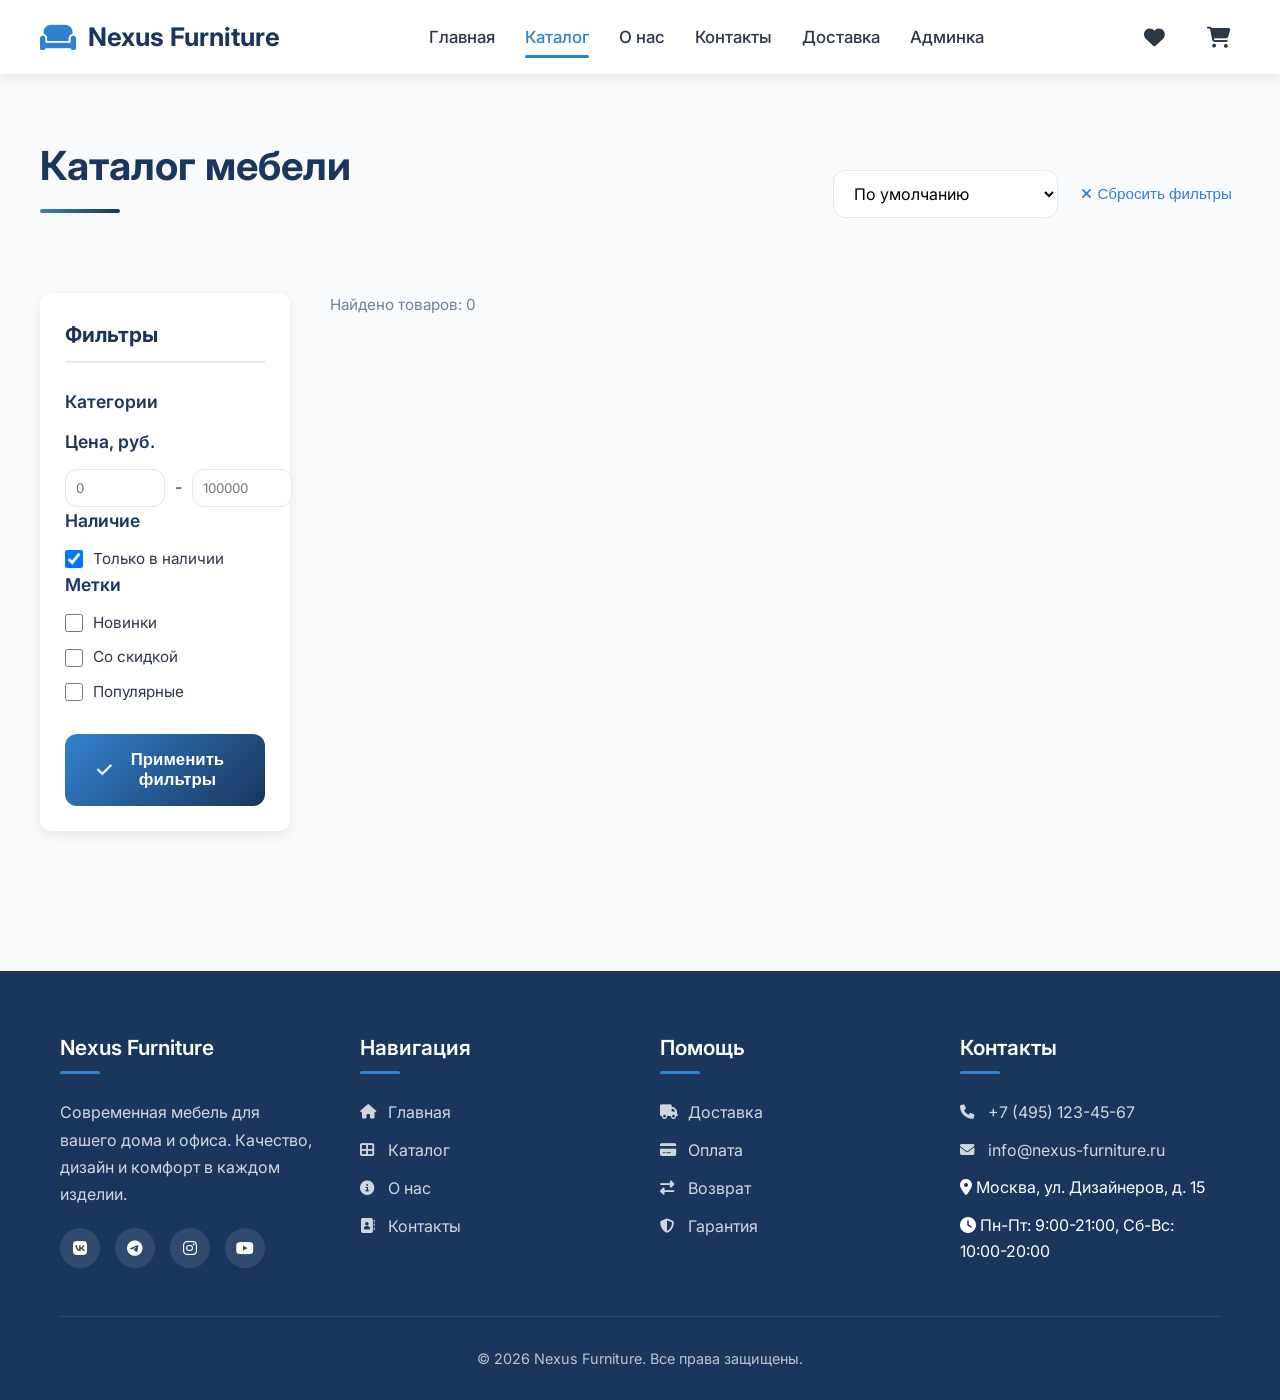
<file: catalog.html>
<!DOCTYPE html>
<html lang="ru">
<head>
    <meta charset="UTF-8">
    <meta name="viewport" content="width=device-width, initial-scale=1.0">
    <title>Nexus Furniture | Каталог мебели</title>
    <link rel="stylesheet" href="https://cdnjs.cloudflare.com/ajax/libs/font-awesome/6.4.0/css/all.min.css">
    <link rel="stylesheet" href="https://fonts.googleapis.com/css2?family=Inter:wght@300;400;500;600;700&display=swap">
    <link rel="stylesheet" href="common.css">
    <style>
        /* Специфичные стили для страницы каталога */
        .catalog-header {
            display: flex;
            justify-content: space-between;
            align-items: center;
            margin-bottom: 40px;
            flex-wrap: wrap;
            gap: 20px;
        }
        
        .catalog-controls {
            display: flex;
            gap: 15px;
            align-items: center;
            flex-wrap: wrap;
        }
        
        .catalog-filters {
            display: flex;
            gap: 30px;
            margin-bottom: 40px;
            background-color: white;
            padding: 25px;
            border-radius: var(--radius);
            box-shadow: var(--shadow);
            flex-wrap: wrap;
        }
        
        .filter-group {
            flex: 1;
            min-width: 200px;
        }
        
        .filter-title {
            font-weight: 600;
            margin-bottom: 12px;
            color: var(--primary);
            font-size: 1.1rem;
        }
        
        .filter-options {
            display: flex;
            flex-direction: column;
            gap: 10px;
        }
        
        .filter-checkbox {
            display: flex;
            align-items: center;
            gap: 10px;
            cursor: pointer;
        }
        
        .filter-checkbox input {
            width: 18px;
            height: 18px;
            cursor: pointer;
        }
        
        .filter-checkbox span {
            font-size: 0.95rem;
            color: var(--text);
        }
        
        .price-range {
            display: flex;
            gap: 10px;
            align-items: center;
        }
        
        .price-input {
            width: 100px;
            padding: 10px;
            border: 1px solid var(--gray);
            border-radius: var(--radius);
            font-family: 'Inter', sans-serif;
        }
        
        .catalog-content {
            display: grid;
            grid-template-columns: 250px 1fr;
            gap: 40px;
        }
        
        .sidebar {
            background-color: white;
            padding: 25px;
            border-radius: var(--radius);
            box-shadow: var(--shadow);
            height: fit-content;
            position: sticky;
            top: 100px;
        }
        
        .sidebar-title {
            font-size: 1.3rem;
            margin-bottom: 25px;
            color: var(--primary);
            padding-bottom: 10px;
            border-bottom: 2px solid var(--gray);
        }
        
        .mobile-filters-btn {
            display: none;
            background: linear-gradient(135deg, var(--accent), var(--primary));
            color: white;
            padding: 12px 24px;
            border-radius: var(--radius);
            border: none;
            cursor: pointer;
            font-weight: 600;
            gap: 10px;
            align-items: center;
        }
        
        .sort-select {
            padding: 12px 16px;
            border: 1px solid var(--gray);
            border-radius: var(--radius);
            font-family: 'Inter', sans-serif;
            font-size: 1rem;
            background-color: white;
            cursor: pointer;
            min-width: 200px;
        }
        
        .clear-filters {
            background: none;
            border: none;
            color: var(--accent);
            cursor: pointer;
            font-size: 0.95rem;
            display: flex;
            align-items: center;
            gap: 5px;
            padding: 8px;
            border-radius: 6px;
            transition: var(--transition);
        }
        
        .clear-filters:hover {
            background-color: rgba(49, 130, 206, 0.1);
        }
        
        .products-count {
            color: var(--text-light);
            font-size: 0.95rem;
        }
        
        .pagination {
            display: flex;
            justify-content: center;
            gap: 10px;
            margin-top: 60px;
        }
        
        .page-btn {
            width: 44px;
            height: 44px;
            display: flex;
            align-items: center;
            justify-content: center;
            border-radius: var(--radius);
            border: 1px solid var(--gray);
            background-color: white;
            color: var(--text);
            cursor: pointer;
            transition: var(--transition);
            font-weight: 500;
        }
        
        .page-btn:hover {
            border-color: var(--accent);
            color: var(--accent);
        }
        
        .page-btn.active {
            background: linear-gradient(135deg, var(--accent), var(--primary));
            color: white;
            border-color: var(--accent);
        }
        
        .page-btn.disabled {
            opacity: 0.5;
            cursor: not-allowed;
        }
        
        .page-btn.disabled:hover {
            border-color: var(--gray);
            color: var(--text);
        }
        
        .mobile-sidebar-overlay {
            display: none;
            position: fixed;
            top: 0;
            left: 0;
            width: 100%;
            height: 100%;
            background-color: rgba(0, 0, 0, 0.5);
            z-index: 1000;
        }
        
        .mobile-sidebar {
            position: fixed;
            top: 0;
            right: -100%;
            width: 90%;
            max-width: 400px;
            height: 100%;
            background-color: white;
            z-index: 1001;
            padding: 30px;
            overflow-y: auto;
            transition: right 0.3s ease;
        }
        
        .mobile-sidebar.active {
            right: 0;
        }
        
        .mobile-sidebar-header {
            display: flex;
            justify-content: space-between;
            align-items: center;
            margin-bottom: 30px;
            padding-bottom: 15px;
            border-bottom: 2px solid var(--gray);
        }
        
        .close-sidebar {
            background: none;
            border: none;
            font-size: 1.5rem;
            color: var(--text);
            cursor: pointer;
            width: 40px;
            height: 40px;
            display: flex;
            align-items: center;
            justify-content: center;
            border-radius: 50%;
            transition: var(--transition);
        }
        
        .close-sidebar:hover {
            background-color: var(--gray);
        }
        
        .loader {
            display: none;
            text-align: center;
            padding: 40px;
        }
        
        .loader.active {
            display: block;
        }
        
        @media (max-width: 992px) {
            .catalog-content {
                grid-template-columns: 1fr;
            }
            
            .sidebar {
                display: none;
            }
            
            .mobile-filters-btn {
                display: flex;
            }
        }
        
        @media (max-width: 768px) {
            .catalog-header {
                flex-direction: column;
                align-items: flex-start;
            }
            
            .catalog-controls {
                width: 100%;
                justify-content: space-between;
            }
            
            .sort-select {
                flex: 1;
                min-width: auto;
            }
            
            .mobile-sidebar {
                width: 100%;
                max-width: 100%;
            }
        }
        
        @media (max-width: 576px) {
            .catalog-controls {
                flex-direction: column;
                align-items: stretch;
            }
        }
    </style>
</head>
<body>
    <!-- Шапка сайта -->
    <header>
        <div class="container header-container">
            <a href="index.html" class="logo">
                <i class="fas fa-couch"></i>
                <span>Nexus Furniture</span>
            </a>
            
            <button class="mobile-menu-btn" id="mobileMenuBtn">
                <i class="fas fa-bars"></i>
            </button>
            
            <nav id="mainNav">
                <a href="index.html" class="nav-link">Главная</a>
                <a href="catalog.html" class="nav-link active">Каталог</a>
                <a href="about.html" class="nav-link">О нас</a>
                <a href="contacts.html" class="nav-link">Контакты</a>
                <a href="delivery.html" class="nav-link">Доставка</a>
                <a href="admin.html" class="nav-link">Админка</a>
            </nav>
            
            <div class="header-actions">
                <a href="favorites.html" class="icon-btn">
                    <i class="fas fa-heart"></i>
                    <span class="badge" id="favoritesCount">0</span>
                </a>
                <a href="cart.html" class="icon-btn">
                    <i class="fas fa-shopping-cart"></i>
                    <span class="badge" id="cartCount">0</span>
                </a>
            </div>
        </div>
    </header>

    <!-- Основной контент -->
    <main class="container page-content">
        <!-- Заголовок каталога -->
        <div class="catalog-header">
            <h1 class="section-title">Каталог мебели</h1>
            
            <div class="catalog-controls">
                <button class="mobile-filters-btn" id="mobileFiltersBtn">
                    <i class="fas fa-filter"></i> Фильтры
                </button>
                
                <select class="sort-select" id="sortSelect">
                    <option value="default">По умолчанию</option>
                    <option value="price_asc">Цена: по возрастанию</option>
                    <option value="price_desc">Цена: по убыванию</option>
                    <option value="name_asc">Название: А-Я</option>
                    <option value="name_desc">Название: Я-А</option>
                    <option value="popular">По популярности</option>
                    <option value="new">Сначала новинки</option>
                </select>
                
                <button class="clear-filters" id="clearFilters">
                    <i class="fas fa-times"></i> Сбросить фильтры
                </button>
            </div>
        </div>
        
        <div class="catalog-content">
            <!-- Боковая панель фильтров (десктоп) -->
            <aside class="sidebar">
                <h3 class="sidebar-title">Фильтры</h3>
                
                <!-- Категории -->
                <div class="filter-group">
                    <h4 class="filter-title">Категории</h4>
                    <div class="filter-options" id="categoryFilters">
                        <!-- Заполняется через JavaScript -->
                    </div>
                </div>
                
                <div class="filter-group">
                    <h4 class="filter-title">Цена, руб.</h4>
                    <div class="price-range">
                        <input type="number" id="minPrice" class="price-input" placeholder="0" min="0">
                        <span>-</span>
                        <input type="number" id="maxPrice" class="price-input" placeholder="100000" min="0">
                    </div>
                </div>
                
                <div class="filter-group">
                    <h4 class="filter-title">Наличие</h4>
                    <div class="filter-options">
                        <label class="filter-checkbox">
                            <input type="checkbox" id="inStockFilter" checked>
                            <span>Только в наличии</span>
                        </label>
                    </div>
                </div>
                
                <div class="filter-group">
                    <h4 class="filter-title">Метки</h4>
                    <div class="filter-options">
                        <label class="filter-checkbox">
                            <input type="checkbox" id="newFilter">
                            <span>Новинки</span>
                        </label>
                        <label class="filter-checkbox">
                            <input type="checkbox" id="saleFilter">
                            <span>Со скидкой</span>
                        </label>
                        <label class="filter-checkbox">
                            <input type="checkbox" id="popularFilter">
                            <span>Популярные</span>
                        </label>
                    </div>
                </div>
                
                <div style="margin-top: 30px;">
                    <button class="btn" id="applyFilters" style="width: 100%;">
                        <i class="fas fa-check"></i> Применить фильтры
                    </button>
                </div>
            </aside>
            
            <!-- Основная область с товарами -->
            <div class="products-container">
                <div class="products-count" id="productsCount">
                    Найдено товаров: <span id="productsCountValue">0</span>
                </div>
                
                <!-- Сетка товаров -->
                <div class="products-grid" id="catalogProductsGrid">
                    <!-- Товары загружаются через JavaScript -->
                </div>
                
                <!-- Пагинация -->
                <div class="pagination" id="pagination">
                    <!-- Заполняется через JavaScript -->
                </div>
            </div>
        </div>
    </main>

    <!-- Подвал сайта -->
    <footer>
        <div class="container">
            <div class="footer-content">
                <div class="footer-column">
                    <h3>Nexus Furniture</h3>
                    <p style="color: rgba(255, 255, 255, 0.8); margin-bottom: 20px; line-height: 1.7;">Современная мебель для вашего дома и офиса. Качество, дизайн и комфорт в каждом изделии.</p>
                    <div class="social-links">
                        <a href="#" class="social-link"><i class="fab fa-vk"></i></a>
                        <a href="#" class="social-link"><i class="fab fa-telegram"></i></a>
                        <a href="#" class="social-link"><i class="fab fa-instagram"></i></a>
                        <a href="#" class="social-link"><i class="fab fa-youtube"></i></a>
                    </div>
                </div>
                
                <div class="footer-column">
                    <h3>Навигация</h3>
                    <ul class="footer-links">
                        <li><a href="index.html"><i class="fas fa-home"></i> Главная</a></li>
                        <li><a href="catalog.html"><i class="fas fa-th-large"></i> Каталог</a></li>
                        <li><a href="about.html"><i class="fas fa-info-circle"></i> О нас</a></li>
                        <li><a href="contacts.html"><i class="fas fa-address-book"></i> Контакты</a></li>
                    </ul>
                </div>
                
                <div class="footer-column">
                    <h3>Помощь</h3>
                    <ul class="footer-links">
                        <li><a href="delivery.html"><i class="fas fa-truck"></i> Доставка</a></li>
                        <li><a href="delivery.html"><i class="fas fa-credit-card"></i> Оплата</a></li>
                        <li><a href="contacts.html"><i class="fas fa-exchange-alt"></i> Возврат</a></li>
                        <li><a href="contacts.html"><i class="fas fa-shield-alt"></i> Гарантия</a></li>
                    </ul>
                </div>
                
                <div class="footer-column">
                    <h3>Контакты</h3>
                    <ul class="footer-links">
                        <li><a href="tel:+74951234567"><i class="fas fa-phone"></i> +7 (495) 123-45-67</a></li>
                        <li><a href="mailto:info@nexus-furniture.ru"><i class="fas fa-envelope"></i> info@nexus-furniture.ru</a></li>
                        <li><i class="fas fa-map-marker-alt"></i> Москва, ул. Дизайнеров, д. 15</li>
                        <li><i class="fas fa-clock"></i> Пн-Пт: 9:00-21:00, Сб-Вс: 10:00-20:00</li>
                    </ul>
                </div>
            </div>
            
            <div class="footer-bottom">
                <p>&copy; 2026 Nexus Furniture. Все права защищены.</p>
            </div>
        </div>
    </footer>

    <!-- Мобильная боковая панель фильтров -->
    <div class="mobile-sidebar-overlay" id="mobileSidebarOverlay"></div>
    <div class="mobile-sidebar" id="mobileSidebar">
        <div class="mobile-sidebar-header">
            <h3>Фильтры</h3>
            <button class="close-sidebar" id="closeSidebar">
                <i class="fas fa-times"></i>
            </button>
        </div>
        
        <!-- Категории -->
        <div class="filter-group">
            <h4 class="filter-title">Категории</h4>
            <div class="filter-options" id="mobileCategoryFilters">
                <!-- Заполняется через JavaScript -->
            </div>
        </div>
        
        <div class="filter-group">
            <h4 class="filter-title">Цена, руб.</h4>
            <div class="price-range">
                <input type="number" id="mobileMinPrice" class="price-input" placeholder="0" min="0">
                <span>-</span>
                <input type="number" id="mobileMaxPrice" class="price-input" placeholder="100000" min="0">
            </div>
        </div>
        
        <div class="filter-group">
            <h4 class="filter-title">Наличие</h4>
            <div class="filter-options">
                <label class="filter-checkbox">
                    <input type="checkbox" id="mobileInStockFilter" checked>
                    <span>Только в наличии</span>
                </label>
            </div>
        </div>
        
        <div class="filter-group">
            <h4 class="filter-title">Метки</h4>
            <div class="filter-options">
                <label class="filter-checkbox">
                    <input type="checkbox" id="mobileNewFilter">
                    <span>Новинки</span>
                </label>
                <label class="filter-checkbox">
                    <input type="checkbox" id="mobileSaleFilter">
                    <span>Со скидкой</span>
                </label>
                <label class="filter-checkbox">
                    <input type="checkbox" id="mobilePopularFilter">
                    <span>Популярные</span>
                </label>
            </div>
        </div>
        
        <div style="margin-top: 30px; display: flex; gap: 15px;">
            <button class="btn" id="mobileApplyFilters" style="flex: 1;">
                <i class="fas fa-check"></i> Применить
            </button>
            <button class="btn btn-secondary" id="mobileClearFilters" style="flex: 1;">
                <i class="fas fa-times"></i> Сбросить
            </button>
        </div>
    </div>

    <!-- Подключаем общий файл JavaScript -->
    <script src="common.js"></script>
    
    <script>
        // Настройки пагинации
        const ITEMS_PER_PAGE = 8;
        let currentPage = 1;
        let filteredProducts = [];
        let activeFilters = {
            categories: [],
            minPrice: 0,
            maxPrice: 100000,
            inStock: true,
            new: false,
            sale: false,
            popular: false
        };

        // Инициализация каталога
        document.addEventListener('DOMContentLoaded', function() {
            initCatalog();
            renderCatalogProducts();
            setupEventListeners();
        });

        // Инициализация каталога
        function initCatalog() {
            const catalogProductsData = StorageManager.getProducts();
            
            // Создаем список категорий
            const categories = {};
            catalogProductsData.forEach(product => {
                if (!categories[product.category]) {
                    categories[product.category] = {
                        name: CommonFunctions.getCategoryName(product.category),
                        count: 0
                    };
                }
                categories[product.category].count++;
            });

            // Заполняем фильтры категорий
            const categoryFiltersContainer = document.getElementById('categoryFilters');
            const mobileCategoryFiltersContainer = document.getElementById('mobileCategoryFilters');
            
            let categoryFiltersHTML = '';
            let mobileCategoryFiltersHTML = '';
            
            for (const categoryId in categories) {
                categoryFiltersHTML += `
                    <label class="filter-checkbox">
                        <input type="checkbox" value="${categoryId}" class="category-filter">
                        <span>${categories[categoryId].name} (${categories[categoryId].count})</span>
                    </label>
                `;
                
                mobileCategoryFiltersHTML += `
                    <label class="filter-checkbox">
                        <input type="checkbox" value="${categoryId}" class="mobile-category-filter">
                        <span>${categories[categoryId].name} (${categories[categoryId].count})</span>
                    </label>
                `;
            }
            
            categoryFiltersContainer.innerHTML = categoryFiltersHTML;
            mobileCategoryFiltersContainer.innerHTML = mobileCategoryFiltersHTML;

            // Устанавливаем максимальную цену
            const maxPrice = Math.max(...catalogProductsData.map(p => p.price));
            document.getElementById('maxPrice').placeholder = maxPrice;
            document.getElementById('mobileMaxPrice').placeholder = maxPrice;
            
            activeFilters.maxPrice = maxPrice;
        }

        // Настройка обработчиков событий
        function setupEventListeners() {
            // Кнопка применения фильтров
            document.getElementById('applyFilters').addEventListener('click', applyFilters);
            document.getElementById('mobileApplyFilters').addEventListener('click', applyMobileFilters);
            
            // Кнопка сброса фильтров
            document.getElementById('clearFilters').addEventListener('click', clearFilters);
            document.getElementById('mobileClearFilters').addEventListener('click', clearFilters);
            
            // Сортировка
            document.getElementById('sortSelect').addEventListener('change', function() {
                applyFilters();
            });
            
            // Мобильные фильтры
            document.getElementById('mobileFiltersBtn').addEventListener('click', openMobileSidebar);
            document.getElementById('closeSidebar').addEventListener('click', closeMobileSidebar);
            document.getElementById('mobileSidebarOverlay').addEventListener('click', closeMobileSidebar);
            
            // Применение фильтров при изменении цен
            document.getElementById('minPrice').addEventListener('change', applyFilters);
            document.getElementById('maxPrice').addEventListener('change', applyFilters);
            document.getElementById('mobileMinPrice').addEventListener('change', applyMobileFilters);
            document.getElementById('mobileMaxPrice').addEventListener('change', applyMobileFilters);
            
            // Применение фильтров при изменении чекбоксов
            document.getElementById('inStockFilter').addEventListener('change', applyFilters);
            document.getElementById('newFilter').addEventListener('change', applyFilters);
            document.getElementById('saleFilter').addEventListener('change', applyFilters);
            document.getElementById('popularFilter').addEventListener('change', applyFilters);
        }

        // Открытие мобильной боковой панели
        function openMobileSidebar() {
            // Синхронизируем значения фильтров
            syncMobileFilters();
            
            document.getElementById('mobileSidebarOverlay').style.display = 'block';
            document.getElementById('mobileSidebar').classList.add('active');
        }

        // Закрытие мобильной боковой панели
        function closeMobileSidebar() {
            document.getElementById('mobileSidebarOverlay').style.display = 'none';
            document.getElementById('mobileSidebar').classList.remove('active');
        }

        // Синхронизация фильтров между десктопной и мобильной версией
        function syncMobileFilters() {
            // Категории
            document.querySelectorAll('.category-filter').forEach(checkbox => {
                const mobileCheckbox = document.querySelector(`.mobile-category-filter[value="${checkbox.value}"]`);
                if (mobileCheckbox) {
                    mobileCheckbox.checked = checkbox.checked;
                }
            });
            
            // Цены
            document.getElementById('mobileMinPrice').value = document.getElementById('minPrice').value;
            document.getElementById('mobileMaxPrice').value = document.getElementById('maxPrice').value;
            
            // Чекбоксы
            document.getElementById('mobileInStockFilter').checked = document.getElementById('inStockFilter').checked;
            document.getElementById('mobileNewFilter').checked = document.getElementById('newFilter').checked;
            document.getElementById('mobileSaleFilter').checked = document.getElementById('saleFilter').checked;
            document.getElementById('mobilePopularFilter').checked = document.getElementById('popularFilter').checked;
        }

        // Применение фильтров (десктоп)
        function applyFilters() {
            // Собираем активные категории
            const selectedCategories = [];
            document.querySelectorAll('.category-filter:checked').forEach(checkbox => {
                selectedCategories.push(checkbox.value);
            });
            
            // Собираем цены
            const minPrice = document.getElementById('minPrice').value ? parseInt(document.getElementById('minPrice').value) : 0;
            const maxPrice = document.getElementById('maxPrice').value ? parseInt(document.getElementById('maxPrice').value) : activeFilters.maxPrice;
            
            // Собираем чекбоксы
            const inStock = document.getElementById('inStockFilter').checked;
            const newFilter = document.getElementById('newFilter').checked;
            const saleFilter = document.getElementById('saleFilter').checked;
            const popularFilter = document.getElementById('popularFilter').checked;
            
            // Обновляем активные фильтры
            activeFilters.categories = selectedCategories;
            activeFilters.minPrice = minPrice;
            activeFilters.maxPrice = maxPrice;
            activeFilters.inStock = inStock;
            activeFilters.new = newFilter;
            activeFilters.sale = saleFilter;
            activeFilters.popular = popularFilter;
            
            // Применяем фильтры
            filterProducts();
            currentPage = 1;
            renderCatalogProducts();
        }

        // Применение фильтров (мобильная версия)
        function applyMobileFilters() {
            // Собираем активные категории
            const selectedCategories = [];
            document.querySelectorAll('.mobile-category-filter:checked').forEach(checkbox => {
                selectedCategories.push(checkbox.value);
            });
            
            // Собираем цены
            const minPrice = document.getElementById('mobileMinPrice').value ? parseInt(document.getElementById('mobileMinPrice').value) : 0;
            const maxPrice = document.getElementById('mobileMaxPrice').value ? parseInt(document.getElementById('mobileMaxPrice').value) : activeFilters.maxPrice;
            
            // Собираем чекбоксы
            const inStock = document.getElementById('mobileInStockFilter').checked;
            const newFilter = document.getElementById('mobileNewFilter').checked;
            const saleFilter = document.getElementById('mobileSaleFilter').checked;
            const popularFilter = document.getElementById('mobilePopularFilter').checked;
            
            // Обновляем активные фильтры
            activeFilters.categories = selectedCategories;
            activeFilters.minPrice = minPrice;
            activeFilters.maxPrice = maxPrice;
            activeFilters.inStock = inStock;
            activeFilters.new = newFilter;
            activeFilters.sale = saleFilter;
            activeFilters.popular = popularFilter;
            
            // Синхронизируем с десктопными фильтрами
            syncFiltersToDesktop();
            
            // Применяем фильтры
            filterProducts();
            currentPage = 1;
            renderCatalogProducts();
            
            // Закрываем мобильную панель
            closeMobileSidebar();
        }

        // Синхронизация фильтров с десктопной версией
        function syncFiltersToDesktop() {
            // Категории
            document.querySelectorAll('.category-filter').forEach(checkbox => {
                checkbox.checked = activeFilters.categories.includes(checkbox.value);
            });
            
            // Цены
            document.getElementById('minPrice').value = activeFilters.minPrice === 0 ? '' : activeFilters.minPrice;
            document.getElementById('maxPrice').value = activeFilters.maxPrice === activeFilters.maxPrice ? '' : activeFilters.maxPrice;
            
            // Чекбоксы
            document.getElementById('inStockFilter').checked = activeFilters.inStock;
            document.getElementById('newFilter').checked = activeFilters.new;
            document.getElementById('saleFilter').checked = activeFilters.sale;
            document.getElementById('popularFilter').checked = activeFilters.popular;
        }

        // Сброс всех фильтров
        function clearFilters() {
            // Сбрасываем все чекбоксы
            document.querySelectorAll('.category-filter').forEach(checkbox => {
                checkbox.checked = false;
            });
            
            document.querySelectorAll('.mobile-category-filter').forEach(checkbox => {
                checkbox.checked = false;
            });
            
            // Сбрасываем цены
            document.getElementById('minPrice').value = '';
            document.getElementById('maxPrice').value = '';
            document.getElementById('mobileMinPrice').value = '';
            document.getElementById('mobileMaxPrice').value = '';
            
            // Сбрасываем чекбоксы
            document.getElementById('inStockFilter').checked = true;
            document.getElementById('newFilter').checked = false;
            document.getElementById('saleFilter').checked = false;
            document.getElementById('popularFilter').checked = false;
            
            document.getElementById('mobileInStockFilter').checked = true;
            document.getElementById('mobileNewFilter').checked = false;
            document.getElementById('mobileSaleFilter').checked = false;
            document.getElementById('mobilePopularFilter').checked = false;
            
            // Сбрасываем активные фильтры
            const catalogProductsData = StorageManager.getProducts();
            activeFilters = {
                categories: [],
                minPrice: 0,
                maxPrice: Math.max(...catalogProductsData.map(p => p.price)),
                inStock: true,
                new: false,
                sale: false,
                popular: false
            };
            
            // Сбрасываем сортировку
            document.getElementById('sortSelect').value = 'default';
            
            // Обновляем отображение
            filterProducts();
            currentPage = 1;
            renderCatalogProducts();
            
            // Закрываем мобильную панель, если открыта
            closeMobileSidebar();
        }

        // Фильтрация товаров
        function filterProducts() {
            const catalogProductsData = StorageManager.getProducts();
            filteredProducts = catalogProductsData.filter(product => {
                // Фильтр по категориям
                if (activeFilters.categories.length > 0 && !activeFilters.categories.includes(product.category)) {
                    return false;
                }
                
                // Фильтр по цене
                if (product.price < activeFilters.minPrice || product.price > activeFilters.maxPrice) {
                    return false;
                }
                
                // Фильтр по наличию
                if (activeFilters.inStock && !product.inStock) {
                    return false;
                }
                
                // Фильтр по меткам
                if (activeFilters.new && (!product.badges || !product.badges.includes('new'))) {
                    return false;
                }
                
                if (activeFilters.sale && (!product.badges || !product.badges.includes('sale'))) {
                    return false;
                }
                
                if (activeFilters.popular && (!product.badges || !product.badges.includes('popular'))) {
                    return false;
                }
                
                return true;
            });
            
            // Применяем сортировку
            applySorting();
        }

        // Применение сортировки
        function applySorting() {
            const sortValue = document.getElementById('sortSelect').value;
            
            switch(sortValue) {
                case 'price_asc':
                    filteredProducts.sort((a, b) => a.price - b.price);
                    break;
                case 'price_desc':
                    filteredProducts.sort((a, b) => b.price - a.price);
                    break;
                case 'name_asc':
                    filteredProducts.sort((a, b) => a.name.localeCompare(b.name));
                    break;
                case 'name_desc':
                    filteredProducts.sort((a, b) => b.name.localeCompare(a.name));
                    break;
                case 'popular':
                    // Сначала популярные (с меткой popular)
                    filteredProducts.sort((a, b) => {
                        const aPopular = a.badges && a.badges.includes('popular') ? 1 : 0;
                        const bPopular = b.badges && b.badges.includes('popular') ? 1 : 0;
                        return bPopular - aPopular;
                    });
                    break;
                case 'new':
                    // Сначала новинки (с меткой new)
                    filteredProducts.sort((a, b) => {
                        const aNew = a.badges && a.badges.includes('new') ? 1 : 0;
                        const bNew = b.badges && b.badges.includes('new') ? 1 : 0;
                        return bNew - aNew;
                    });
                    break;
                // default - оставляем как есть
            }
        }

        // Отображение товаров в каталоге
        function renderCatalogProducts() {
            const catalogProductsGrid = document.getElementById('catalogProductsGrid');
            const productsCountValue = document.getElementById('productsCountValue');
            
            if (!catalogProductsGrid) return;
            
            // Обновляем счетчик товаров
            productsCountValue.textContent = filteredProducts.length;
            
            // Если товаров нет
            if (filteredProducts.length === 0) {
                catalogProductsGrid.innerHTML = `
                    <div class="empty-state" style="grid-column: 1 / -1;">
                        <i class="fas fa-search"></i>
                        <h3>Товары не найдены</h3>
                        <p>Попробуйте изменить параметры фильтрации или сбросить фильтры</p>
                        <button class="btn" id="resetFiltersBtn" style="margin-top: 20px;">
                            <i class="fas fa-times"></i> Сбросить фильтры
                        </button>
                    </div>
                `;
                
                document.getElementById('resetFiltersBtn').addEventListener('click', clearFilters);
                document.getElementById('pagination').innerHTML = '';
                return;
            }
            
            // Рассчитываем товары для текущей страницы
            const startIndex = (currentPage - 1) * ITEMS_PER_PAGE;
            const endIndex = startIndex + ITEMS_PER_PAGE;
            const currentProducts = filteredProducts.slice(startIndex, endIndex);
            
            let productsHTML = '';
            
            currentProducts.forEach(product => {
                const isFavorite = StorageManager.isFavorite(product.id);
                const cart = StorageManager.getCart();
                const cartItem = cart.find(item => item.id === product.id);
                const isInCart = !!cartItem;
                const cartQuantity = cartItem ? cartItem.quantity : 0;
                
                // Бейджи товара
                let badgesHTML = '';
                if (product.badges && product.badges.length > 0) {
                    badgesHTML = '<div class="product-badges">';
                    product.badges.forEach(badge => {
                        let badgeText = '';
                        switch(badge) {
                            case 'new': badgeText = 'Новинка'; break;
                            case 'sale': badgeText = 'Скидка'; break;
                            case 'popular': badgeText = 'Популярное'; break;
                        }
                        badgesHTML += `<span class="product-badge ${badge}">${badgeText}</span>`;
                    });
                    badgesHTML += '</div>';
                }
                
                // Иконка отсутствия в наличии
                let stockBadge = '';
                if (!product.inStock) {
                    stockBadge = '<div class="product-badges"><span class="product-badge" style="background-color: var(--text-light);">Нет в наличии</span></div>';
                }
                
                // Цена со скидкой
                let priceHTML = '';
                if (product.originalPrice) {
                    const discount = Math.round((1 - product.price / product.originalPrice) * 100);
                    priceHTML = `
                        <div class="current-price">${CommonFunctions.formatPrice(product.price)} руб.</div>
                        <div class="original-price">${CommonFunctions.formatPrice(product.originalPrice)} руб.</div>
                        <div class="discount">-${discount}%</div>
                    `;
                } else {
                    priceHTML = `<div class="current-price">${CommonFunctions.formatPrice(product.price)} руб.</div>`;
                }
                
                productsHTML += `
                    <div class="product-card">
                        <img src="${product.image}" alt="${product.name}" class="product-image">
                        ${badgesHTML}
                        ${stockBadge}
                        <div class="product-info">
                            <div class="product-category">${CommonFunctions.getCategoryName(product.category)}</div>
                            <h3 class="product-name">${product.name}</h3>
                            <div class="product-price">
                                ${priceHTML}
                            </div>
                            <div class="product-actions">
                                <button class="btn ${isInCart ? 'btn-outline' : ''} ${!product.inStock ? 'disabled' : ''}" 
                                        data-id="${product.id}" ${!product.inStock ? 'disabled' : ''}>
                                    ${isInCart ? `<i class="fas fa-check"></i> В корзине (${cartQuantity})` : 
                                      product.inStock ? '<i class="fas fa-cart-plus"></i> В корзину' : '<i class="fas fa-ban"></i> Нет в наличии'}
                                </button>
                                <button class="favorite-btn ${isFavorite ? 'active' : ''}" data-id="${product.id}">
                                    <i class="fas fa-heart"></i>
                                </button>
                            </div>
                        </div>
                    </div>
                `;
            });
            
            catalogProductsGrid.innerHTML = productsHTML;
            
            // Добавляем обработчики событий для кнопок
            addProductEventListeners();
            
            // Отображаем пагинацию
            renderPagination();
        }

        // Добавление обработчиков событий для товаров
        function addProductEventListeners() {
            // Кнопки "В корзину"
            document.querySelectorAll('.product-actions .btn:not(.disabled)').forEach(btn => {
                btn.addEventListener('click', function() {
                    const productId = parseInt(this.getAttribute('data-id'));
                    const cart = StorageManager.getCart();
                    const cartItem = cart.find(item => item.id === productId);
                    
                    if (cartItem) {
                        // Если уже в корзине, удалить
                        StorageManager.removeFromCart(productId);
                        this.innerHTML = '<i class="fas fa-cart-plus"></i> В корзину';
                        this.classList.remove('btn-outline');
                        CommonFunctions.showNotification('Товар удален из корзины', 'info');
                    } else {
                        // Добавить в корзину
                        StorageManager.addToCart(productId, 1);
                        this.innerHTML = '<i class="fas fa-check"></i> В корзине (1)';
                        this.classList.add('btn-outline');
                        CommonFunctions.showNotification('Товар добавлен в корзину');
                    }
                    
                    CommonFunctions.updateHeaderCounters();
                });
            });
            
            // Кнопки избранного
            document.querySelectorAll('.favorite-btn').forEach(btn => {
                btn.addEventListener('click', function() {
                    const productId = parseInt(this.getAttribute('data-id'));
                    const favorites = StorageManager.toggleFavorite(productId);
                    
                    if (favorites.includes(productId)) {
                        this.classList.add('active');
                        CommonFunctions.showNotification('Товар добавлен в избранное');
                    } else {
                        this.classList.remove('active');
                        CommonFunctions.showNotification('Товар удален из избранного', 'info');
                    }
                    
                    CommonFunctions.updateHeaderCounters();
                });
            });
        }

        // Отображение пагинации
        function renderPagination() {
            const totalPages = Math.ceil(filteredProducts.length / ITEMS_PER_PAGE);
            const paginationContainer = document.getElementById('pagination');
            
            if (totalPages <= 1) {
                paginationContainer.innerHTML = '';
                return;
            }
            
            let paginationHTML = '';
            
            // Кнопка "Назад"
            paginationHTML += `
                <button class="page-btn ${currentPage === 1 ? 'disabled' : ''}" 
                        onclick="changePage(${currentPage - 1})" ${currentPage === 1 ? 'disabled' : ''}>
                    <i class="fas fa-chevron-left"></i>
                </button>
            `;
            
            // Номера страниц
            const maxVisiblePages = 5;
            let startPage = Math.max(1, currentPage - Math.floor(maxVisiblePages / 2));
            let endPage = Math.min(totalPages, startPage + maxVisiblePages - 1);
            
            // Корректируем startPage, если endPage достиг максимума
            if (endPage - startPage + 1 < maxVisiblePages) {
                startPage = Math.max(1, endPage - maxVisiblePages + 1);
            }
            
            for (let i = startPage; i <= endPage; i++) {
                paginationHTML += `
                    <button class="page-btn ${currentPage === i ? 'active' : ''}" onclick="changePage(${i})">
                        ${i}
                    </button>
                `;
            }
            
            // Кнопка "Вперед"
            paginationHTML += `
                <button class="page-btn ${currentPage === totalPages ? 'disabled' : ''}" 
                        onclick="changePage(${currentPage + 1})" ${currentPage === totalPages ? 'disabled' : ''}>
                    <i class="fas fa-chevron-right"></i>
                </button>
            `;
            
            paginationContainer.innerHTML = paginationHTML;
        }

        // Функция для смены страницы (должна быть доступна глобально)
        window.changePage = function(page) {
            if (page < 1 || page > Math.ceil(filteredProducts.length / ITEMS_PER_PAGE)) return;
            
            currentPage = page;
            renderCatalogProducts();
            
            // Прокручиваем к началу каталога
            document.querySelector('.catalog-content').scrollIntoView({ behavior: 'smooth' });
        };
    </script>
</body>
</html>
</file>
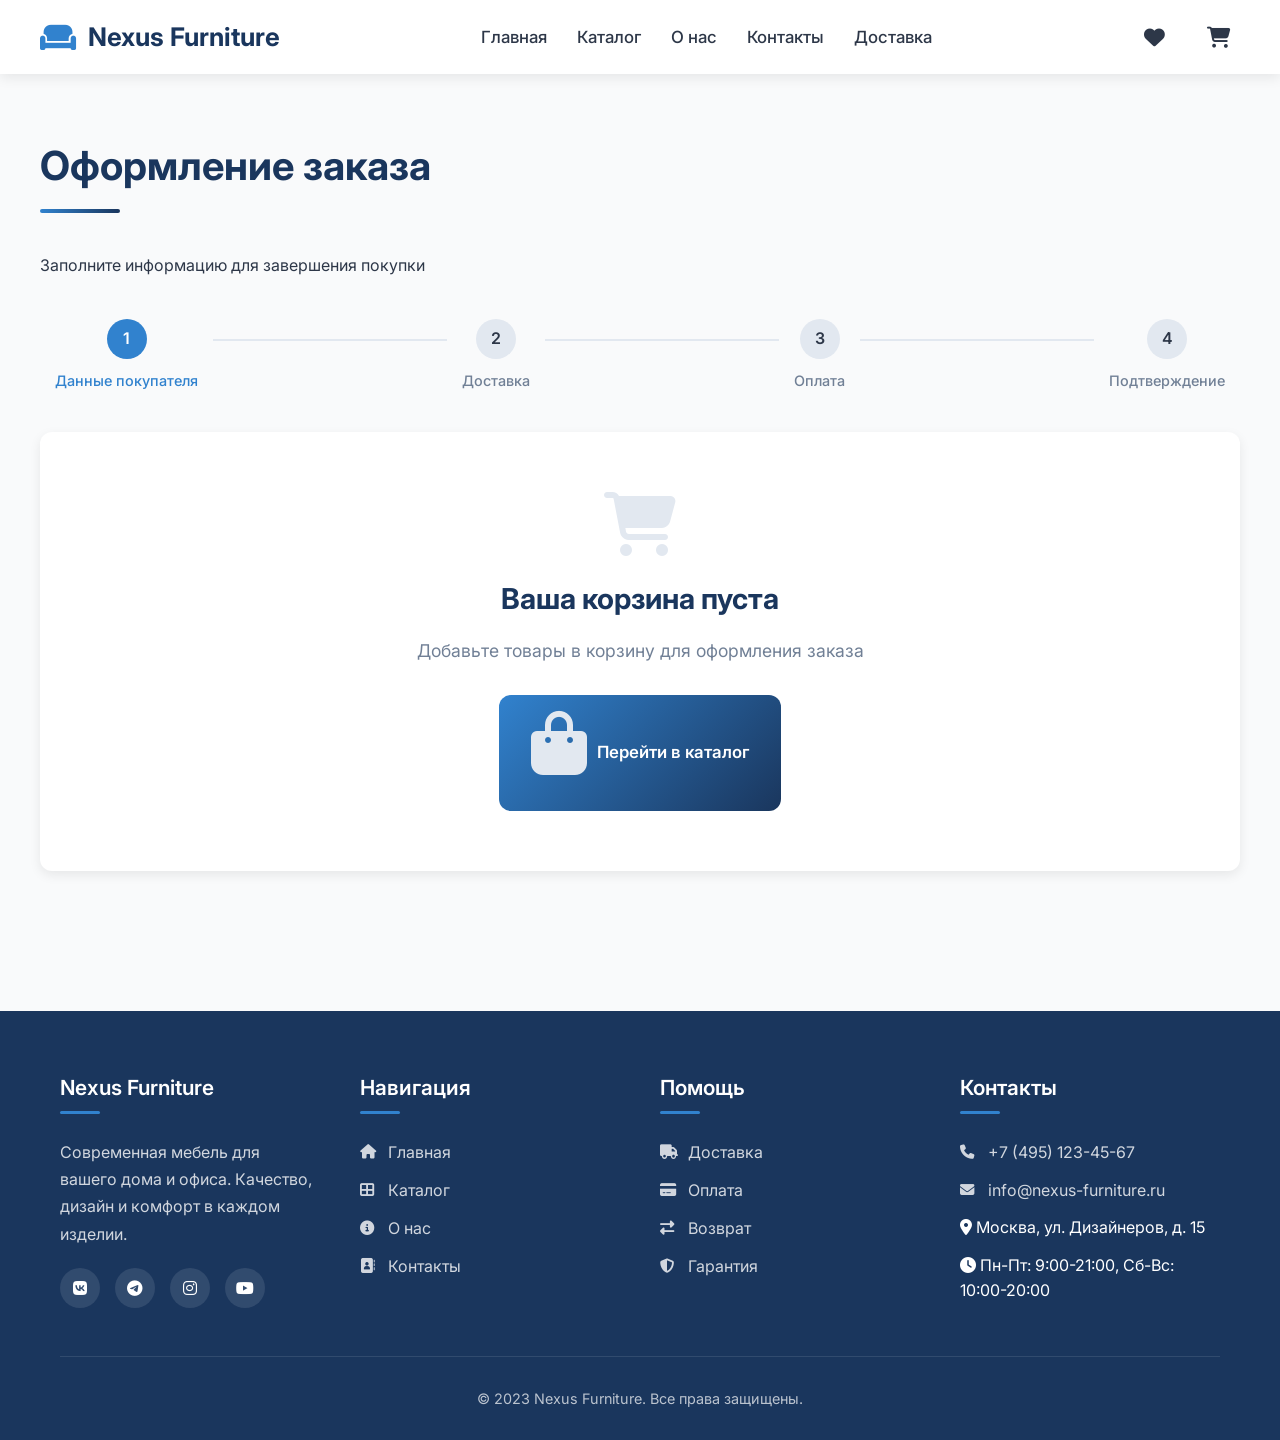
<file: checkout.html>
<!DOCTYPE html>
<html lang="ru">
<head>
    <meta charset="UTF-8">
    <meta name="viewport" content="width=device-width, initial-scale=1.0">
    <title>Nexus Furniture | Оформление заказа</title>
    <link rel="stylesheet" href="https://cdnjs.cloudflare.com/ajax/libs/font-awesome/6.4.0/css/all.min.css">
    <link rel="stylesheet" href="https://fonts.googleapis.com/css2?family=Inter:wght@300;400;500;600;700&display=swap">
    <link rel="stylesheet" href="common.css">
    <style>
        /* Специфичные стили для страницы оформления заказа */
        .checkout-header {
            margin-bottom: 40px;
        }
        
        .checkout-progress {
            display: flex;
            justify-content: space-between;
            margin-bottom: 40px;
            position: relative;
        }
        
        .checkout-progress::before {
            content: '';
            position: absolute;
            top: 20px;
            left: 0;
            right: 0;
            height: 2px;
            background-color: var(--gray);
            z-index: 1;
        }
        
        .progress-step {
            display: flex;
            flex-direction: column;
            align-items: center;
            position: relative;
            z-index: 2;
            background-color: #f9fafb;
            padding: 0 15px;
        }
        
        .progress-step-circle {
            width: 40px;
            height: 40px;
            border-radius: 50%;
            background-color: var(--gray);
            color: var(--text);
            display: flex;
            align-items: center;
            justify-content: center;
            font-weight: 600;
            margin-bottom: 10px;
            transition: var(--transition);
        }
        
        .progress-step.active .progress-step-circle {
            background-color: var(--accent);
            color: white;
        }
        
        .progress-step.completed .progress-step-circle {
            background-color: var(--success);
            color: white;
        }
        
        .progress-step.completed .progress-step-circle i {
            display: block;
        }
        
        .progress-step.completed .progress-step-circle span {
            display: none;
        }
        
        .progress-step-label {
            font-size: 0.9rem;
            font-weight: 500;
            color: var(--text-light);
            text-align: center;
        }
        
        .progress-step.active .progress-step-label {
            color: var(--accent);
        }
        
        .progress-step.completed .progress-step-label {
            color: var(--success);
        }
        
        .checkout-content {
            display: grid;
            grid-template-columns: 1fr 400px;
            gap: 40px;
        }
        
        .checkout-form-section {
            background-color: white;
            border-radius: var(--radius);
            box-shadow: var(--shadow);
            padding: 30px;
            margin-bottom: 30px;
        }
        
        .form-section-title {
            font-size: 1.4rem;
            margin-bottom: 25px;
            color: var(--primary);
            padding-bottom: 15px;
            border-bottom: 2px solid var(--gray);
        }
        
        .form-row {
            display: grid;
            grid-template-columns: 1fr 1fr;
            gap: 20px;
            margin-bottom: 20px;
        }
        
        .form-group {
            margin-bottom: 20px;
        }
        
        .form-label {
            display: block;
            margin-bottom: 8px;
            font-weight: 500;
            color: var(--primary);
        }
        
        .form-label.required::after {
            content: ' *';
            color: #e53e3e;
        }
        
        .form-control {
            width: 100%;
            padding: 14px 16px;
            border: 1px solid var(--gray);
            border-radius: var(--radius);
            font-family: 'Inter', sans-serif;
            font-size: 1rem;
            transition: var(--transition);
        }
        
        .form-control:focus {
            outline: none;
            border-color: var(--accent);
            box-shadow: 0 0 0 3px rgba(49, 130, 206, 0.1);
        }
        
        .form-control.error {
            border-color: #e53e3e;
        }
        
        .form-error {
            color: #e53e3e;
            font-size: 0.85rem;
            margin-top: 5px;
            display: none;
        }
        
        .form-error.active {
            display: block;
        }
        
        .delivery-options {
            display: grid;
            grid-template-columns: repeat(auto-fill, minmax(200px, 1fr));
            gap: 15px;
            margin-bottom: 20px;
        }
        
        .delivery-option {
            border: 2px solid var(--gray);
            border-radius: var(--radius);
            padding: 20px;
            cursor: pointer;
            transition: var(--transition);
            position: relative;
        }
        
        .delivery-option:hover {
            border-color: var(--accent);
        }
        
        .delivery-option.selected {
            border-color: var(--accent);
            background-color: rgba(49, 130, 206, 0.05);
        }
        
        .delivery-option input[type="radio"] {
            position: absolute;
            opacity: 0;
            width: 0;
            height: 0;
        }
        
        .delivery-option-title {
            font-weight: 600;
            margin-bottom: 8px;
            color: var(--primary);
        }
        
        .delivery-option-price {
            font-weight: 700;
            color: var(--accent);
            margin-bottom: 5px;
        }
        
        .delivery-option-description {
            font-size: 0.9rem;
            color: var(--text-light);
            line-height: 1.5;
        }
        
        .payment-options {
            display: grid;
            grid-template-columns: repeat(auto-fill, minmax(180px, 1fr));
            gap: 15px;
        }
        
        .payment-option {
            border: 2px solid var(--gray);
            border-radius: var(--radius);
            padding: 20px;
            cursor: pointer;
            transition: var(--transition);
            display: flex;
            flex-direction: column;
            align-items: center;
            justify-content: center;
            gap: 10px;
        }
        
        .payment-option:hover {
            border-color: var(--accent);
        }
        
        .payment-option.selected {
            border-color: var(--accent);
            background-color: rgba(49, 130, 206, 0.05);
        }
        
        .payment-option input[type="radio"] {
            position: absolute;
            opacity: 0;
            width: 0;
            height: 0;
        }
        
        .payment-option-icon {
            font-size: 2rem;
            color: var(--primary);
        }
        
        .payment-option-title {
            font-weight: 600;
            color: var(--primary);
        }
        
        .order-summary {
            background-color: white;
            border-radius: var(--radius);
            box-shadow: var(--shadow);
            padding: 30px;
            height: fit-content;
            position: sticky;
            top: 100px;
        }
        
        .summary-title {
            font-size: 1.4rem;
            margin-bottom: 25px;
            color: var(--primary);
            padding-bottom: 15px;
            border-bottom: 2px solid var(--gray);
        }
        
        .order-items {
            max-height: 300px;
            overflow-y: auto;
            margin-bottom: 25px;
            padding-right: 10px;
        }
        
        .order-item {
            display: flex;
            gap: 15px;
            padding: 15px 0;
            border-bottom: 1px solid var(--gray);
        }
        
        .order-item:last-child {
            border-bottom: none;
        }
        
        .order-item-image {
            width: 60px;
            height: 60px;
            object-fit: cover;
            border-radius: var(--radius);
        }
        
        .order-item-info {
            flex: 1;
        }
        
        .order-item-name {
            font-weight: 600;
            margin-bottom: 5px;
            color: var(--primary);
            font-size: 0.95rem;
        }
        
        .order-item-details {
            display: flex;
            justify-content: space-between;
            font-size: 0.9rem;
        }
        
        .order-item-price {
            color: var(--text);
        }
        
        .order-item-quantity {
            color: var(--text-light);
        }
        
        .summary-row {
            display: flex;
            justify-content: space-between;
            margin-bottom: 15px;
            font-size: 1rem;
        }
        
        .summary-row.total {
            font-size: 1.3rem;
            font-weight: 700;
            color: var(--primary);
            margin-top: 20px;
            padding-top: 20px;
            border-top: 2px solid var(--gray);
        }
        
        .summary-row.discount {
            color: var(--success);
        }
        
        .terms-checkbox {
            display: flex;
            align-items: flex-start;
            gap: 10px;
            margin-top: 25px;
            margin-bottom: 30px;
        }
        
        .terms-checkbox input {
            margin-top: 3px;
        }
        
        .terms-checkbox label {
            font-size: 0.9rem;
            color: var(--text);
            line-height: 1.5;
        }
        
        .terms-checkbox a {
            color: var(--accent);
            text-decoration: underline;
        }
        
        .submit-order-btn {
            width: 100%;
            padding: 18px;
            font-size: 1.1rem;
        }
        
        .submit-order-btn:disabled {
            opacity: 0.6;
            cursor: not-allowed;
        }
        
        .back-to-cart {
            display: flex;
            align-items: center;
            gap: 10px;
            color: var(--accent);
            text-decoration: none;
            font-weight: 500;
            margin-top: 20px;
            transition: var(--transition);
        }
        
        .back-to-cart:hover {
            gap: 15px;
        }
        
        .checkout-note {
            margin-top: 30px;
            padding: 20px;
            background-color: rgba(49, 130, 206, 0.05);
            border-radius: var(--radius);
            border-left: 4px solid var(--accent);
        }
        
        .checkout-note p {
            font-size: 0.9rem;
            color: var(--text);
            line-height: 1.6;
        }
        
        .empty-order {
            text-align: center;
            padding: 60px 20px;
            background-color: white;
            border-radius: var(--radius);
            box-shadow: var(--shadow);
            grid-column: 1 / -1;
        }
        
        .empty-order i {
            font-size: 4rem;
            color: var(--gray);
            margin-bottom: 20px;
        }
        
        .empty-order h3 {
            font-size: 1.8rem;
            margin-bottom: 15px;
            color: var(--primary);
        }
        
        .empty-order p {
            font-size: 1.1rem;
            color: var(--text-light);
            max-width: 500px;
            margin: 0 auto 30px;
        }
        
        .form-comments {
            margin-top: 25px;
        }
        
        .form-comments textarea {
            min-height: 100px;
            resize: vertical;
        }
        
        @media (max-width: 992px) {
            .checkout-content {
                grid-template-columns: 1fr;
            }
            
            .order-summary {
                position: static;
            }
        }
        
        @media (max-width: 768px) {
            .checkout-progress {
                flex-direction: column;
                gap: 20px;
                align-items: flex-start;
            }
            
            .checkout-progress::before {
                display: none;
            }
            
            .progress-step {
                flex-direction: row;
                gap: 15px;
                padding: 0;
            }
            
            .progress-step-circle {
                margin-bottom: 0;
            }
            
            .form-row {
                grid-template-columns: 1fr;
                gap: 0;
            }
            
            .delivery-options {
                grid-template-columns: 1fr;
            }
            
            .payment-options {
                grid-template-columns: 1fr;
            }
        }
        
        @media (max-width: 576px) {
            .checkout-form-section {
                padding: 20px;
            }
            
            .order-summary {
                padding: 20px;
            }
            
            .form-section-title {
                font-size: 1.2rem;
            }
        }
        
        /* Анимация загрузки */
        .loading-overlay {
            position: fixed;
            top: 0;
            left: 0;
            width: 100%;
            height: 100%;
            background-color: rgba(255, 255, 255, 0.9);
            display: none;
            align-items: center;
            justify-content: center;
            z-index: 9999;
        }
        
        .loading-overlay.active {
            display: flex;
        }
        
        .spinner {
            width: 60px;
            height: 60px;
            border: 5px solid var(--gray);
            border-top-color: var(--accent);
            border-radius: 50%;
            animation: spin 1s linear infinite;
        }
        
        @keyframes spin {
            to {
                transform: rotate(360deg);
            }
        }
        
        /* Сообщение об успешном оформлении */
        .success-message {
            text-align: center;
            padding: 60px 20px;
            background-color: white;
            border-radius: var(--radius);
            box-shadow: var(--shadow);
            display: none;
        }
        
        .success-message.active {
            display: block;
        }
        
        .success-message i {
            font-size: 4rem;
            color: var(--success);
            margin-bottom: 20px;
        }
        
        .success-message h3 {
            font-size: 1.8rem;
            margin-bottom: 15px;
            color: var(--primary);
        }
        
        .success-message p {
            font-size: 1.1rem;
            color: var(--text-light);
            max-width: 500px;
            margin: 0 auto 30px;
            line-height: 1.6;
        }
        
        .order-details {
            background-color: rgba(56, 161, 105, 0.05);
            border-radius: var(--radius);
            padding: 20px;
            margin-top: 30px;
            text-align: left;
        }
        
        .order-details h4 {
            font-size: 1.2rem;
            margin-bottom: 15px;
            color: var(--primary);
        }
        
        .order-details p {
            margin-bottom: 10px;
            color: var(--text);
        }
        
        .order-number {
            font-size: 1.5rem;
            font-weight: 700;
            color: var(--accent);
            margin-bottom: 20px;
        }
    </style>
</head>
<body>
    <!-- Шапка сайта -->
    <header>
        <div class="container header-container">
            <a href="index.html" class="logo">
                <i class="fas fa-couch"></i>
                <span>Nexus Furniture</span>
            </a>
            
            <button class="mobile-menu-btn" id="mobileMenuBtn">
                <i class="fas fa-bars"></i>
            </button>
            
            <nav id="mainNav">
                <a href="index.html" class="nav-link">Главная</a>
                <a href="catalog.html" class="nav-link">Каталог</a>
                <a href="about.html" class="nav-link">О нас</a>
                <a href="contacts.html" class="nav-link">Контакты</a>
                <a href="delivery.html" class="nav-link">Доставка</a>
            </nav>
            
            <div class="header-actions">
                <a href="favorites.html" class="icon-btn">
                    <i class="fas fa-heart"></i>
                    <span class="badge" id="favoritesCount">0</span>
                </a>
                <a href="cart.html" class="icon-btn">
                    <i class="fas fa-shopping-cart"></i>
                    <span class="badge" id="cartCount">0</span>
                </a>
            </div>
        </div>
    </header>

    <!-- Основной контент -->
    <main class="container page-content">
        <!-- Заголовок оформления заказа -->
        <div class="checkout-header">
            <h1 class="section-title">Оформление заказа</h1>
            <p>Заполните информацию для завершения покупки</p>
        </div>
        
        <!-- Прогресс оформления заказа -->
        <div class="checkout-progress">
            <div class="progress-step active" id="step1">
                <div class="progress-step-circle">
                    <span>1</span>
                    <i class="fas fa-check" style="display: none;"></i>
                </div>
                <div class="progress-step-label">Данные покупателя</div>
            </div>
            <div class="progress-step" id="step2">
                <div class="progress-step-circle">
                    <span>2</span>
                    <i class="fas fa-check" style="display: none;"></i>
                </div>
                <div class="progress-step-label">Доставка</div>
            </div>
            <div class="progress-step" id="step3">
                <div class="progress-step-circle">
                    <span>3</span>
                    <i class="fas fa-check" style="display: none;"></i>
                </div>
                <div class="progress-step-label">Оплата</div>
            </div>
            <div class="progress-step" id="step4">
                <div class="progress-step-circle">
                    <span>4</span>
                    <i class="fas fa-check" style="display: none;"></i>
                </div>
                <div class="progress-step-label">Подтверждение</div>
            </div>
        </div>
        
        <!-- Основное содержимое -->
        <div id="checkoutMainContent">
            <!-- Контент оформления заказа -->
            <div class="checkout-content" id="checkoutContent">
                <!-- Левая колонка - Форма -->
                <div class="checkout-form">
                    <!-- Шаг 1: Данные покупателя -->
                    <div class="checkout-form-section" id="customerInfoSection">
                        <h3 class="form-section-title">Данные покупателя</h3>
                        
                        <div class="form-row">
                            <div class="form-group">
                                <label for="firstName" class="form-label required">Имя</label>
                                <input type="text" id="firstName" class="form-control" placeholder="Введите ваше имя">
                                <div class="form-error" id="firstNameError">Пожалуйста, введите ваше имя</div>
                            </div>
                            
                            <div class="form-group">
                                <label for="lastName" class="form-label required">Фамилия</label>
                                <input type="text" id="lastName" class="form-control" placeholder="Введите вашу фамилию">
                                <div class="form-error" id="lastNameError">Пожалуйста, введите вашу фамилию</div>
                            </div>
                        </div>
                        
                        <div class="form-row">
                            <div class="form-group">
                                <label for="phone" class="form-label required">Телефон</label>
                                <input type="tel" id="phone" class="form-control" placeholder="+7 (999) 123-45-67">
                                <div class="form-error" id="phoneError">Пожалуйста, введите корректный номер телефона</div>
                            </div>
                            
                            <div class="form-group">
                                <label for="email" class="form-label required">Email</label>
                                <input type="email" id="email" class="form-control" placeholder="example@mail.ru">
                                <div class="form-error" id="emailError">Пожалуйста, введите корректный email</div>
                            </div>
                        </div>
                        
                        <div class="form-group">
                            <label for="address" class="form-label required">Адрес доставки</label>
                            <input type="text" id="address" class="form-control" placeholder="Введите полный адрес доставки">
                            <div class="form-error" id="addressError">Пожалуйста, введите адрес доставки</div>
                        </div>
                        
                        <div class="form-group">
                            <label for="city" class="form-label required">Город</label>
                            <input type="text" id="city" class="form-control" placeholder="Москва">
                            <div class="form-error" id="cityError">Пожалуйста, введите город</div>
                        </div>
                    </div>
                    
                    <!-- Шаг 2: Способ доставки -->
                    <div class="checkout-form-section" id="deliverySection" style="display: none;">
                        <h3 class="form-section-title">Способ доставки</h3>
                        
                        <div class="delivery-options">
                            <label class="delivery-option" data-delivery="courier">
                                <input type="radio" name="delivery" value="courier">
                                <div class="delivery-option-title">Курьерская доставка</div>
                                <div class="delivery-option-price">500 руб.</div>
                                <div class="delivery-option-description">Доставка курьером до двери. Срок: 1-3 дня</div>
                            </label>
                            
                            <label class="delivery-option" data-delivery="pickup">
                                <input type="radio" name="delivery" value="pickup">
                                <div class="delivery-option-title">Самовывоз</div>
                                <div class="delivery-option-price">Бесплатно</div>
                                <div class="delivery-option-description">Заберите заказ из нашего магазина в Москве</div>
                            </label>
                            
                            <label class="delivery-option" data-delivery="post">
                                <input type="radio" name="delivery" value="post">
                                <div class="delivery-option-title">Почта России</div>
                                <div class="delivery-option-price">300 руб.</div>
                                <div class="delivery-option-description">Доставка в отделение почты. Срок: 5-10 дней</div>
                            </label>
                        </div>
                        
                        <div class="form-error" id="deliveryError" style="display: none;">Пожалуйста, выберите способ доставки</div>
                    </div>
                    
                    <!-- Шаг 3: Способ оплаты -->
                    <div class="checkout-form-section" id="paymentSection" style="display: none;">
                        <h3 class="form-section-title">Способ оплаты</h3>
                        
                        <div class="payment-options">
                            <label class="payment-option" data-payment="cash">
                                <input type="radio" name="payment" value="cash">
                                <div class="payment-option-icon">
                                    <i class="fas fa-money-bill-wave"></i>
                                </div>
                                <div class="payment-option-title">Наличными</div>
                                <div class="delivery-option-description" style="text-align: center;">Оплата при получении</div>
                            </label>
                            
                            <label class="payment-option" data-payment="card">
                                <input type="radio" name="payment" value="card">
                                <div class="payment-option-icon">
                                    <i class="fas fa-credit-card"></i>
                                </div>
                                <div class="payment-option-title">Картой онлайн</div>
                                <div class="delivery-option-description" style="text-align: center;">Оплата банковской картой</div>
                            </label>
                        </div>
                        
                        <div class="form-error" id="paymentError" style="display: none;">Пожалуйста, выберите способ оплаты</div>
                        
                        <div class="form-comments">
                            <label for="comments" class="form-label">Комментарий к заказу</label>
                            <textarea id="comments" class="form-control form-textarea" placeholder="Дополнительные пожелания или уточнения по заказу"></textarea>
                        </div>
                    </div>
                </div>
                
                <!-- Правая колонка - Сводка заказа -->
                <div class="order-summary">
                    <h3 class="summary-title">Ваш заказ</h3>
                    
                    <div class="order-items" id="orderItems">
                        <!-- Товары будут загружены через JavaScript -->
                    </div>
                    
                    <div class="summary-row">
                        <span>Товары</span>
                        <span id="orderSubtotal">0 руб.</span>
                    </div>
                    
                    <div class="summary-row discount" id="orderDiscountRow" style="display: none;">
                        <span>Скидка на товары</span>
                        <span id="orderDiscount">0 руб.</span>
                    </div>
                    
                    <div class="summary-row discount" id="orderPromoRow" style="display: none;">
                        <span>Промокод</span>
                        <span id="orderPromoDiscount">0 руб.</span>
                    </div>
                    
                    <div class="summary-row">
                        <span>Доставка</span>
                        <span id="orderDelivery">0 руб.</span>
                    </div>
                    
                    <div class="summary-row total">
                        <span>Итого к оплате</span>
                        <span id="orderTotal">0 руб.</span>
                    </div>
                    
                    <div class="terms-checkbox">
                        <input type="checkbox" id="agreeTerms">
                        <label for="agreeTerms">
                            Я согласен с <a href="terms.html" target="_blank">условиями обработки персональных данных</a> и <a href="delivery.html" target="_blank">правилами доставки и возврата</a>
                        </label>
                    </div>
                    
                    <div class="form-error" id="termsError" style="display: none; margin-bottom: 20px;">Необходимо согласиться с условиями</div>
                    
                    <button class="btn submit-order-btn" id="submitOrderBtn" disabled>
                        <i class="fas fa-lock"></i> Подтвердить заказ
                    </button>
                    
                    <a href="cart.html" class="back-to-cart">
                        <i class="fas fa-arrow-left"></i> Вернуться в корзину
                    </a>
                    
                    <div class="checkout-note">
                        <p><i class="fas fa-shield-alt" style="color: var(--accent); margin-right: 8px;"></i>
                        Ваши данные защищены. Мы не передаем информацию третьим лицам. Оплата происходит через защищенное соединение.
                        </p>
                    </div>
                </div>
            </div>
            
            <!-- Пустой заказ -->
            <div class="empty-order" id="emptyOrder" style="display: none;">
                <i class="fas fa-shopping-cart"></i>
                <h3>Ваша корзина пуста</h3>
                <p>Добавьте товары в корзину для оформления заказа</p>
                <a href="catalog.html" class="btn">
                    <i class="fas fa-shopping-bag"></i> Перейти в каталог
                </a>
            </div>
            
            <!-- Сообщение об успешном оформлении -->
            <div class="success-message" id="successMessage">
                <i class="fas fa-check-circle"></i>
                <h3>Заказ успешно оформлен!</h3>
                <p>Спасибо за ваш заказ. Мы свяжемся с вами в ближайшее время для подтверждения деталей.</p>
                
                <div class="order-details">
                    <h4>Детали заказа</h4>
                    <div class="order-number" id="orderNumber">#000000</div>
                    <p><strong>Номер заказа:</strong> <span id="orderNumberText">#000000</span></p>
                    <p><strong>Имя:</strong> <span id="orderCustomerName">Иван Иванов</span></p>
                    <p><strong>Сумма:</strong> <span id="orderFinalTotal">0 руб.</span></p>
                    <p><strong>Способ доставки:</strong> <span id="orderDeliveryMethod">Курьерская доставка</span></p>
                    <p><strong>Статус:</strong> <span style="color: var(--success); font-weight: 600;">Обрабатывается</span></p>
                </div>
                
                <div style="margin-top: 30px;">
                    <a href="index.html" class="btn" style="margin-right: 15px;">
                        <i class="fas fa-home"></i> На главную
                    </a>
                    <a href="catalog.html" class="btn btn-secondary">
                        <i class="fas fa-shopping-bag"></i> Продолжить покупки
                    </a>
                </div>
            </div>
        </div>
    </main>

    <!-- Подвал сайта -->
    <footer>
        <div class="container">
            <div class="footer-content">
                <div class="footer-column">
                    <h3>Nexus Furniture</h3>
                    <p style="color: rgba(255, 255, 255, 0.8); margin-bottom: 20px; line-height: 1.7;">Современная мебель для вашего дома и офиса. Качество, дизайн и комфорт в каждом изделии.</p>
                    <div class="social-links">
                        <a href="#" class="social-link"><i class="fab fa-vk"></i></a>
                        <a href="#" class="social-link"><i class="fab fa-telegram"></i></a>
                        <a href="#" class="social-link"><i class="fab fa-instagram"></i></a>
                        <a href="#" class="social-link"><i class="fab fa-youtube"></i></a>
                    </div>
                </div>
                
                <div class="footer-column">
                    <h3>Навигация</h3>
                    <ul class="footer-links">
                        <li><a href="index.html"><i class="fas fa-home"></i> Главная</a></li>
                        <li><a href="catalog.html"><i class="fas fa-th-large"></i> Каталог</a></li>
                        <li><a href="about.html"><i class="fas fa-info-circle"></i> О нас</a></li>
                        <li><a href="contacts.html"><i class="fas fa-address-book"></i> Контакты</a></li>
                    </ul>
                </div>
                
                <div class="footer-column">
                    <h3>Помощь</h3>
                    <ul class="footer-links">
                        <li><a href="delivery.html"><i class="fas fa-truck"></i> Доставка</a></li>
                        <li><a href="delivery.html"><i class="fas fa-credit-card"></i> Оплата</a></li>
                        <li><a href="contacts.html"><i class="fas fa-exchange-alt"></i> Возврат</a></li>
                        <li><a href="contacts.html"><i class="fas fa-shield-alt"></i> Гарантия</a></li>
                    </ul>
                </div>
                
                <div class="footer-column">
                    <h3>Контакты</h3>
                    <ul class="footer-links">
                        <li><a href="tel:+74951234567"><i class="fas fa-phone"></i> +7 (495) 123-45-67</a></li>
                        <li><a href="mailto:info@nexus-furniture.ru"><i class="fas fa-envelope"></i> info@nexus-furniture.ru</a></li>
                        <li><i class="fas fa-map-marker-alt"></i> Москва, ул. Дизайнеров, д. 15</li>
                        <li><i class="fas fa-clock"></i> Пн-Пт: 9:00-21:00, Сб-Вс: 10:00-20:00</li>
                    </ul>
                </div>
            </div>
            
            <div class="footer-bottom">
                <p>&copy; 2023 Nexus Furniture. Все права защищены.</p>
            </div>
        </div>
    </footer>

    <!-- Оверлей загрузки -->
    <div class="loading-overlay" id="loadingOverlay">
        <div class="spinner"></div>
    </div>

    <!-- Подключаем общий файл JavaScript -->
    <script src="common.js"></script>
    
    <script>
        // Данные о заказе
        let orderData = {
            items: [],
            summary: {
                subtotal: 0,
                discount: 0,
                delivery: 0,
                promoDiscount: 0,
                total: 0
            },
            promo: null,
            customerInfo: {
                firstName: '',
                lastName: '',
                phone: '',
                email: '',
                address: '',
                city: ''
            },
            delivery: {
                method: '',
                price: 0,
                name: ''
            },
            payment: {
                method: '',
                name: ''
            },
            comments: ''
        };

        // Текущий шаг оформления
        let currentStep = 1;

        // Инициализация страницы оформления заказа
        document.addEventListener('DOMContentLoaded', function() {
            loadOrderData();
            renderOrderSummary();
            setupEventListeners();
            validateStep1();
        });

        // Загрузка данных заказа из localStorage
        function loadOrderData() {
            const savedOrder = localStorage.getItem('nexus_furniture_order');
            
            if (savedOrder) {
                const parsedOrder = JSON.parse(savedOrder);
                orderData.items = parsedOrder.items || [];
                orderData.summary = parsedOrder.summary || {};
                orderData.promo = parsedOrder.promo || null;
                
                // Если корзина пуста, показываем сообщение
                if (orderData.items.length === 0) {
                    document.getElementById('checkoutContent').style.display = 'none';
                    document.getElementById('emptyOrder').style.display = 'block';
                    return;
                }
            } else {
                // Если нет сохраненного заказа, показываем пустую корзину
                document.getElementById('checkoutContent').style.display = 'none';
                document.getElementById('emptyOrder').style.display = 'block';
                return;
            }
            
            // Устанавливаем стоимость доставки по умолчанию
            orderData.delivery = {
                method: 'courier',
                price: 500,
                name: 'Курьерская доставка'
            };
            
            // Устанавливаем способ оплаты по умолчанию
            orderData.payment = {
                method: 'cash',
                name: 'Наличными'
            };
            
            // Обновляем итоговую сумму с учетом доставки
            updateOrderTotal();
        }

        // Настройка обработчиков событий
        function setupEventListeners() {
            // Навигация по шагам
            document.querySelectorAll('.progress-step').forEach((step, index) => {
                step.addEventListener('click', function() {
                    const stepNumber = index + 1;
                    if (stepNumber < currentStep || stepNumber === currentStep) {
                        goToStep(stepNumber);
                    }
                });
            });
            
            // Поля формы данных покупателя
            document.querySelectorAll('#customerInfoSection input').forEach(input => {
                input.addEventListener('input', function() {
                    validateStep1();
                    saveCustomerInfo();
                });
            });
            
            // Выбор способа доставки
            document.querySelectorAll('.delivery-option').forEach(option => {
                option.addEventListener('click', function() {
                    // Убираем выделение у всех вариантов
                    document.querySelectorAll('.delivery-option').forEach(opt => {
                        opt.classList.remove('selected');
                    });
                    
                    // Выделяем выбранный вариант
                    this.classList.add('selected');
                    
                    // Сохраняем выбранный способ доставки
                    const deliveryMethod = this.getAttribute('data-delivery');
                    let deliveryPrice = 0;
                    let deliveryName = '';
                    
                    switch(deliveryMethod) {
                        case 'courier':
                            deliveryPrice = 500;
                            deliveryName = 'Курьерская доставка';
                            break;
                        case 'pickup':
                            deliveryPrice = 0;
                            deliveryName = 'Самовывоз';
                            break;
                        case 'post':
                            deliveryPrice = 300;
                            deliveryName = 'Почта России';
                            break;
                    }
                    
                    orderData.delivery = {
                        method: deliveryMethod,
                        price: deliveryPrice,
                        name: deliveryName
                    };
                    
                    // Обновляем итоговую сумму
                    updateOrderTotal();
                    
                    // Скрываем ошибку, если она была
                    document.getElementById('deliveryError').style.display = 'none';
                    
                    // Активируем кнопку перехода к следующему шагу
                    validateStep2();
                });
            });
            
            // Выбор способа оплаты
            document.querySelectorAll('.payment-option').forEach(option => {
                option.addEventListener('click', function() {
                    // Убираем выделение у всех вариантов
                    document.querySelectorAll('.payment-option').forEach(opt => {
                        opt.classList.remove('selected');
                    });
                    
                    // Выделяем выбранный вариант
                    this.classList.add('selected');
                    
                    // Сохраняем выбранный способ оплаты
                    const paymentMethod = this.getAttribute('data-payment');
                    let paymentName = '';
                    
                    switch(paymentMethod) {
                        case 'cash':
                            paymentName = 'Наличными';
                            break;
                        case 'card':
                            paymentName = 'Картой онлайн';
                            break;
                    }
                    
                    orderData.payment = {
                        method: paymentMethod,
                        name: paymentName
                    };
                    
                    // Скрываем ошибку, если она была
                    document.getElementById('paymentError').style.display = 'none';
                    
                    // Активируем кнопку подтверждения заказа
                    validateStep3();
                });
            });
            
            // Комментарий к заказу
            document.getElementById('comments').addEventListener('input', function() {
                orderData.comments = this.value;
            });
            
            // Согласие с условиями
            document.getElementById('agreeTerms').addEventListener('change', function() {
                validateStep3();
            });
            
            // Кнопка подтверждения заказа
            document.getElementById('submitOrderBtn').addEventListener('click', submitOrder);
            
            // Кнопка возврата в корзину
            document.querySelector('.back-to-cart').addEventListener('click', function(e) {
                e.preventDefault();
                window.location.href = 'cart.html';
            });
        }

        // Переход к указанному шагу
        function goToStep(stepNumber) {
            // Проверяем валидность предыдущих шагов
            if (stepNumber > 1 && !validateStep1()) {
                CommonFunctions.showNotification('Пожалуйста, заполните все обязательные поля', 'warning');
                return;
            }
            
            if (stepNumber > 2 && !validateStep2()) {
                CommonFunctions.showNotification('Пожалуйста, выберите способ доставки', 'warning');
                return;
            }
            
            // Обновляем текущий шаг
            currentStep = stepNumber;
            
            // Обновляем прогресс-бар
            updateProgressBar();
            
            // Показываем соответствующий раздел формы
            showFormSection(stepNumber);
        }

        // Обновление прогресс-бара
        function updateProgressBar() {
            document.querySelectorAll('.progress-step').forEach((step, index) => {
                const stepNumber = index + 1;
                
                // Убираем все классы
                step.classList.remove('active', 'completed');
                
                if (stepNumber < currentStep) {
                    // Пройденные шаги
                    step.classList.add('completed');
                } else if (stepNumber === currentStep) {
                    // Текущий шаг
                    step.classList.add('active');
                }
            });
        }

        // Показ соответствующего раздела формы
        function showFormSection(stepNumber) {
            // Скрываем все разделы
            document.getElementById('customerInfoSection').style.display = 'none';
            document.getElementById('deliverySection').style.display = 'none';
            document.getElementById('paymentSection').style.display = 'none';
            
            // Показываем нужный раздел
            switch(stepNumber) {
                case 1:
                    document.getElementById('customerInfoSection').style.display = 'block';
                    break;
                case 2:
                    document.getElementById('deliverySection').style.display = 'block';
                    // Выделяем выбранный способ доставки
                    highlightSelectedDelivery();
                    break;
                case 3:
                    document.getElementById('paymentSection').style.display = 'block';
                    // Выделяем выбранный способ оплаты
                    highlightSelectedPayment();
                    break;
            }
        }

        // Выделение выбранного способа доставки
        function highlightSelectedDelivery() {
            document.querySelectorAll('.delivery-option').forEach(option => {
                option.classList.remove('selected');
                const deliveryMethod = option.getAttribute('data-delivery');
                
                if (deliveryMethod === orderData.delivery.method) {
                    option.classList.add('selected');
                }
            });
        }

        // Выделение выбранного способа оплаты
        function highlightSelectedPayment() {
            document.querySelectorAll('.payment-option').forEach(option => {
                option.classList.remove('selected');
                const paymentMethod = option.getAttribute('data-payment');
                
                if (paymentMethod === orderData.payment.method) {
                    option.classList.add('selected');
                }
            });
        }

        // Валидация шага 1 (данные покупателя)
        function validateStep1() {
            let isValid = true;
            
            // Проверяем каждое поле
            const firstName = document.getElementById('firstName').value.trim();
            const lastName = document.getElementById('lastName').value.trim();
            const phone = document.getElementById('phone').value.trim();
            const email = document.getElementById('email').value.trim();
            const address = document.getElementById('address').value.trim();
            const city = document.getElementById('city').value.trim();
            
            // Валидация имени
            if (firstName === '') {
                document.getElementById('firstName').classList.add('error');
                document.getElementById('firstNameError').classList.add('active');
                isValid = false;
            } else {
                document.getElementById('firstName').classList.remove('error');
                document.getElementById('firstNameError').classList.remove('active');
            }
            
            // Валидация фамилии
            if (lastName === '') {
                document.getElementById('lastName').classList.add('error');
                document.getElementById('lastNameError').classList.add('active');
                isValid = false;
            } else {
                document.getElementById('lastName').classList.remove('error');
                document.getElementById('lastNameError').classList.remove('active');
            }
            
            // Валидация телефона
            const phoneRegex = /^(\+7|8)[\s\-]?\(?\d{3}\)?[\s\-]?\d{3}[\s\-]?\d{2}[\s\-]?\d{2}$/;
            if (phone === '' || !phoneRegex.test(phone.replace(/\s/g, ''))) {
                document.getElementById('phone').classList.add('error');
                document.getElementById('phoneError').classList.add('active');
                isValid = false;
            } else {
                document.getElementById('phone').classList.remove('error');
                document.getElementById('phoneError').classList.remove('active');
            }
            
            // Валидация email
            const emailRegex = /^[^\s@]+@[^\s@]+\.[^\s@]+$/;
            if (email === '' || !emailRegex.test(email)) {
                document.getElementById('email').classList.add('error');
                document.getElementById('emailError').classList.add('active');
                isValid = false;
            } else {
                document.getElementById('email').classList.remove('error');
                document.getElementById('emailError').classList.remove('active');
            }
            
            // Валидация адреса
            if (address === '') {
                document.getElementById('address').classList.add('error');
                document.getElementById('addressError').classList.add('active');
                isValid = false;
            } else {
                document.getElementById('address').classList.remove('error');
                document.getElementById('addressError').classList.remove('active');
            }
            
            // Валидация города
            if (city === '') {
                document.getElementById('city').classList.add('error');
                document.getElementById('cityError').classList.add('active');
                isValid = false;
            } else {
                document.getElementById('city').classList.remove('error');
                document.getElementById('cityError').classList.remove('active');
            }
            
            // Если все поля валидны, разрешаем переход к следующему шагу
            if (isValid) {
                // Автоматически переходим к шагу 2 при заполнении всех полей
                if (currentStep === 1) {
                    setTimeout(() => {
                        goToStep(2);
                    }, 100);
                }
            }
            
            return isValid;
        }

        // Валидация шага 2 (способ доставки)
        function validateStep2() {
            const isDeliverySelected = orderData.delivery.method !== '';
            
            if (!isDeliverySelected) {
                document.getElementById('deliveryError').style.display = 'block';
                return false;
            } else {
                document.getElementById('deliveryError').style.display = 'none';
                
                // Автоматически переходим к шагу 3 при выборе доставки
                if (currentStep === 2) {
                    setTimeout(() => {
                        goToStep(3);
                    }, 100);
                }
                
                return true;
            }
        }

        // Валидация шага 3 (способ оплаты и условия)
        function validateStep3() {
            const isPaymentSelected = orderData.payment.method !== '';
            const isTermsAgreed = document.getElementById('agreeTerms').checked;
            
            if (!isPaymentSelected) {
                document.getElementById('paymentError').style.display = 'block';
            } else {
                document.getElementById('paymentError').style.display = 'none';
            }
            
            if (!isTermsAgreed) {
                document.getElementById('termsError').style.display = 'block';
            } else {
                document.getElementById('termsError').style.display = 'none';
            }
            
            const isValid = isPaymentSelected && isTermsAgreed;
            
            // Активируем/деактивируем кнопку подтверждения заказа
            const submitBtn = document.getElementById('submitOrderBtn');
            if (isValid) {
                submitBtn.disabled = false;
            } else {
                submitBtn.disabled = true;
            }
            
            return isValid;
        }

        // Сохранение информации о покупателе
        function saveCustomerInfo() {
            orderData.customerInfo = {
                firstName: document.getElementById('firstName').value.trim(),
                lastName: document.getElementById('lastName').value.trim(),
                phone: document.getElementById('phone').value.trim(),
                email: document.getElementById('email').value.trim(),
                address: document.getElementById('address').value.trim(),
                city: document.getElementById('city').value.trim()
            };
        }

        // Отображение сводки заказа
        function renderOrderSummary() {
            const orderItemsContainer = document.getElementById('orderItems');
            
            if (!orderItemsContainer || orderData.items.length === 0) return;
            
            let orderItemsHTML = '';
            
            orderData.items.forEach(item => {
                // Проверяем, есть ли оригинальная цена
                const hasOriginalPrice = item.originalPrice && item.originalPrice > item.price;
                
                orderItemsHTML += `
                    <div class="order-item">
                        <img src="${item.image}" alt="${item.name}" class="order-item-image">
                        <div class="order-item-info">
                            <div class="order-item-name">${item.name}</div>
                            <div class="order-item-details">
                                <span class="order-item-price">${CommonFunctions.formatPrice(item.price)} руб.</span>
                                <span class="order-item-quantity">× ${item.quantity}</span>
                            </div>
                        </div>
                    </div>
                `;
            });
            
            orderItemsContainer.innerHTML = orderItemsHTML;
            
            // Обновляем суммы
            updateOrderSummary();
        }

        // Обновление сумм в сводке заказа
        function updateOrderSummary() {
            // Подсчитываем общую сумму товаров
            const subtotal = orderData.items.reduce((sum, item) => sum + (item.price * item.quantity), 0);
            orderData.summary.subtotal = subtotal;
            
            // Подсчитываем скидку на товары
            const discount = orderData.items.reduce((sum, item) => {
                if (item.originalPrice && item.originalPrice > item.price) {
                    return sum + ((item.originalPrice - item.price) * item.quantity);
                }
                return sum;
            }, 0);
            orderData.summary.discount = discount;
            
            // Обновляем отображение
            document.getElementById('orderSubtotal').textContent = `${CommonFunctions.formatPrice(subtotal)} руб.`;
            
            // Скидка на товары
            if (discount > 0) {
                document.getElementById('orderDiscountRow').style.display = 'flex';
                document.getElementById('orderDiscount').textContent = `-${CommonFunctions.formatPrice(discount)} руб.`;
            } else {
                document.getElementById('orderDiscountRow').style.display = 'none';
            }
            
            // Скидка по промокоду
            if (orderData.promo) {
                document.getElementById('orderPromoRow').style.display = 'flex';
                document.getElementById('orderPromoDiscount').textContent = `-${CommonFunctions.formatPrice(orderData.promo.discountAmount)} руб.`;
                orderData.summary.promoDiscount = orderData.promo.discountAmount;
            } else {
                document.getElementById('orderPromoRow').style.display = 'none';
                orderData.summary.promoDiscount = 0;
            }
            
            // Обновляем итоговую сумму
            updateOrderTotal();
        }

        // Обновление итоговой суммы с учетом доставки
        function updateOrderTotal() {
            // Рассчитываем итоговую сумму
            const total = Math.max(0, 
                orderData.summary.subtotal - 
                orderData.summary.discount - 
                orderData.summary.promoDiscount + 
                orderData.delivery.price
            );
            
            orderData.summary.total = total;
            
            // Обновляем отображение
            document.getElementById('orderDelivery').textContent = 
                orderData.delivery.price === 0 ? 'Бесплатно' : `${CommonFunctions.formatPrice(orderData.delivery.price)} руб.`;
            
            document.getElementById('orderTotal').textContent = `${CommonFunctions.formatPrice(total)} руб.`;
        }

        // Отправка заказа
        function submitOrder() {
            // Проверяем валидность всех шагов
            if (!validateStep1() || !validateStep2() || !validateStep3()) {
                CommonFunctions.showNotification('Пожалуйста, заполните все обязательные поля', 'warning');
                return;
            }
            
            // Сохраняем комментарий
            orderData.comments = document.getElementById('comments').value.trim();
            
            // Показываем индикатор загрузки
            document.getElementById('loadingOverlay').classList.add('active');
            
            // Имитируем отправку заказа на сервер
            setTimeout(() => {
                // Генерируем номер заказа
                const orderNumber = 'NEX-' + Date.now().toString().slice(-8);
                
                // Сохраняем заказ в localStorage (в реальном проекте здесь будет отправка на сервер)
                const completedOrder = {
                    ...orderData,
                    orderNumber: orderNumber,
                    orderDate: new Date().toISOString(),
                    status: 'processing'
                };
                
                localStorage.setItem('nexus_furniture_completed_order', JSON.stringify(completedOrder));
                
                // Очищаем корзину
                StorageManager.clearCart();
                
                // Обновляем счетчики в шапке
                CommonFunctions.updateHeaderCounters();
                
                // Скрываем индикатор загрузки
                document.getElementById('loadingOverlay').classList.remove('active');
                
                // Показываем сообщение об успешном оформлении
                showSuccessMessage(orderNumber);
            }, 2000);
        }

        // Показ сообщения об успешном оформлении
        function showSuccessMessage(orderNumber) {
            // Скрываем основную форму
            document.getElementById('checkoutMainContent').style.display = 'none';
            
            // Показываем сообщение об успехе
            const successMessage = document.getElementById('successMessage');
            successMessage.classList.add('active');
            
            // Заполняем детали заказа
            document.getElementById('orderNumber').textContent = orderNumber;
            document.getElementById('orderNumberText').textContent = orderNumber;
            document.getElementById('orderCustomerName').textContent = 
                `${orderData.customerInfo.firstName} ${orderData.customerInfo.lastName}`;
            document.getElementById('orderFinalTotal').textContent = 
                `${CommonFunctions.formatPrice(orderData.summary.total)} руб.`;
            document.getElementById('orderDeliveryMethod').textContent = orderData.delivery.name;
        }
    </script>
</body>
</html>
</file>
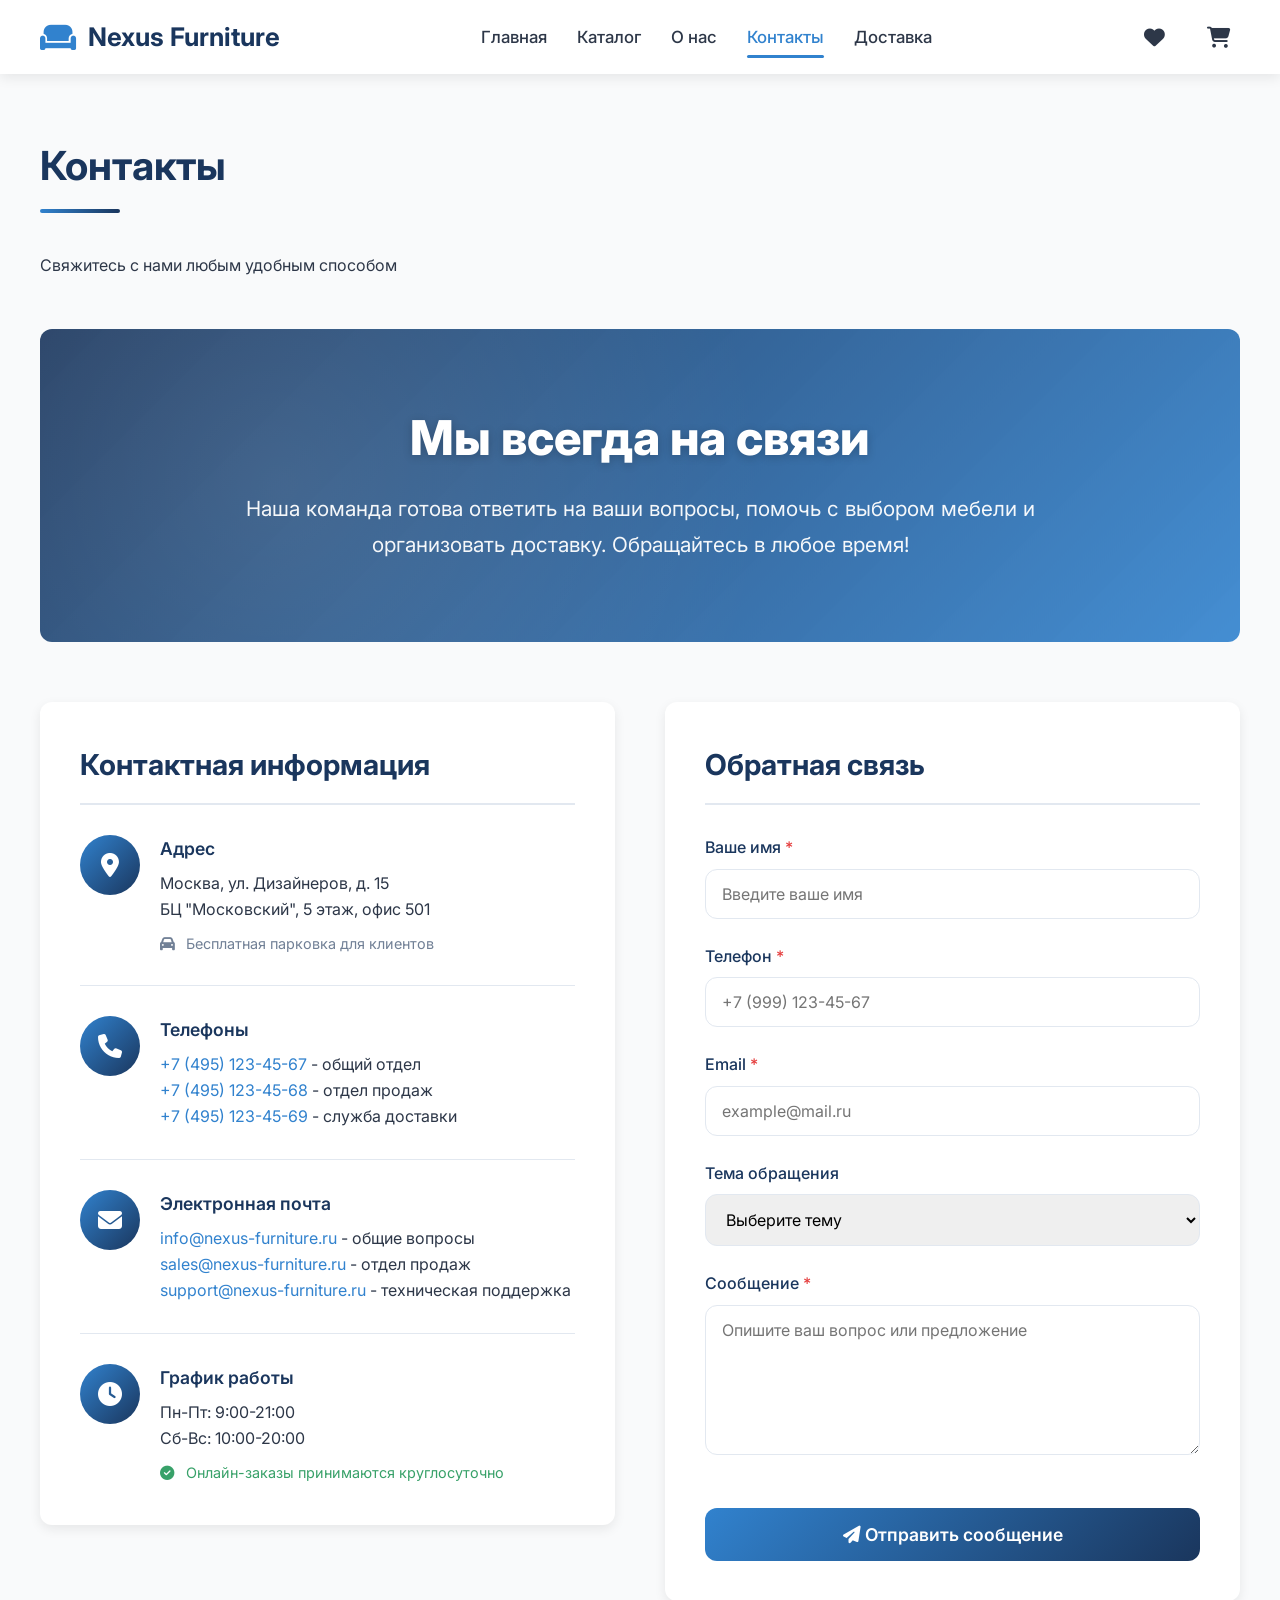
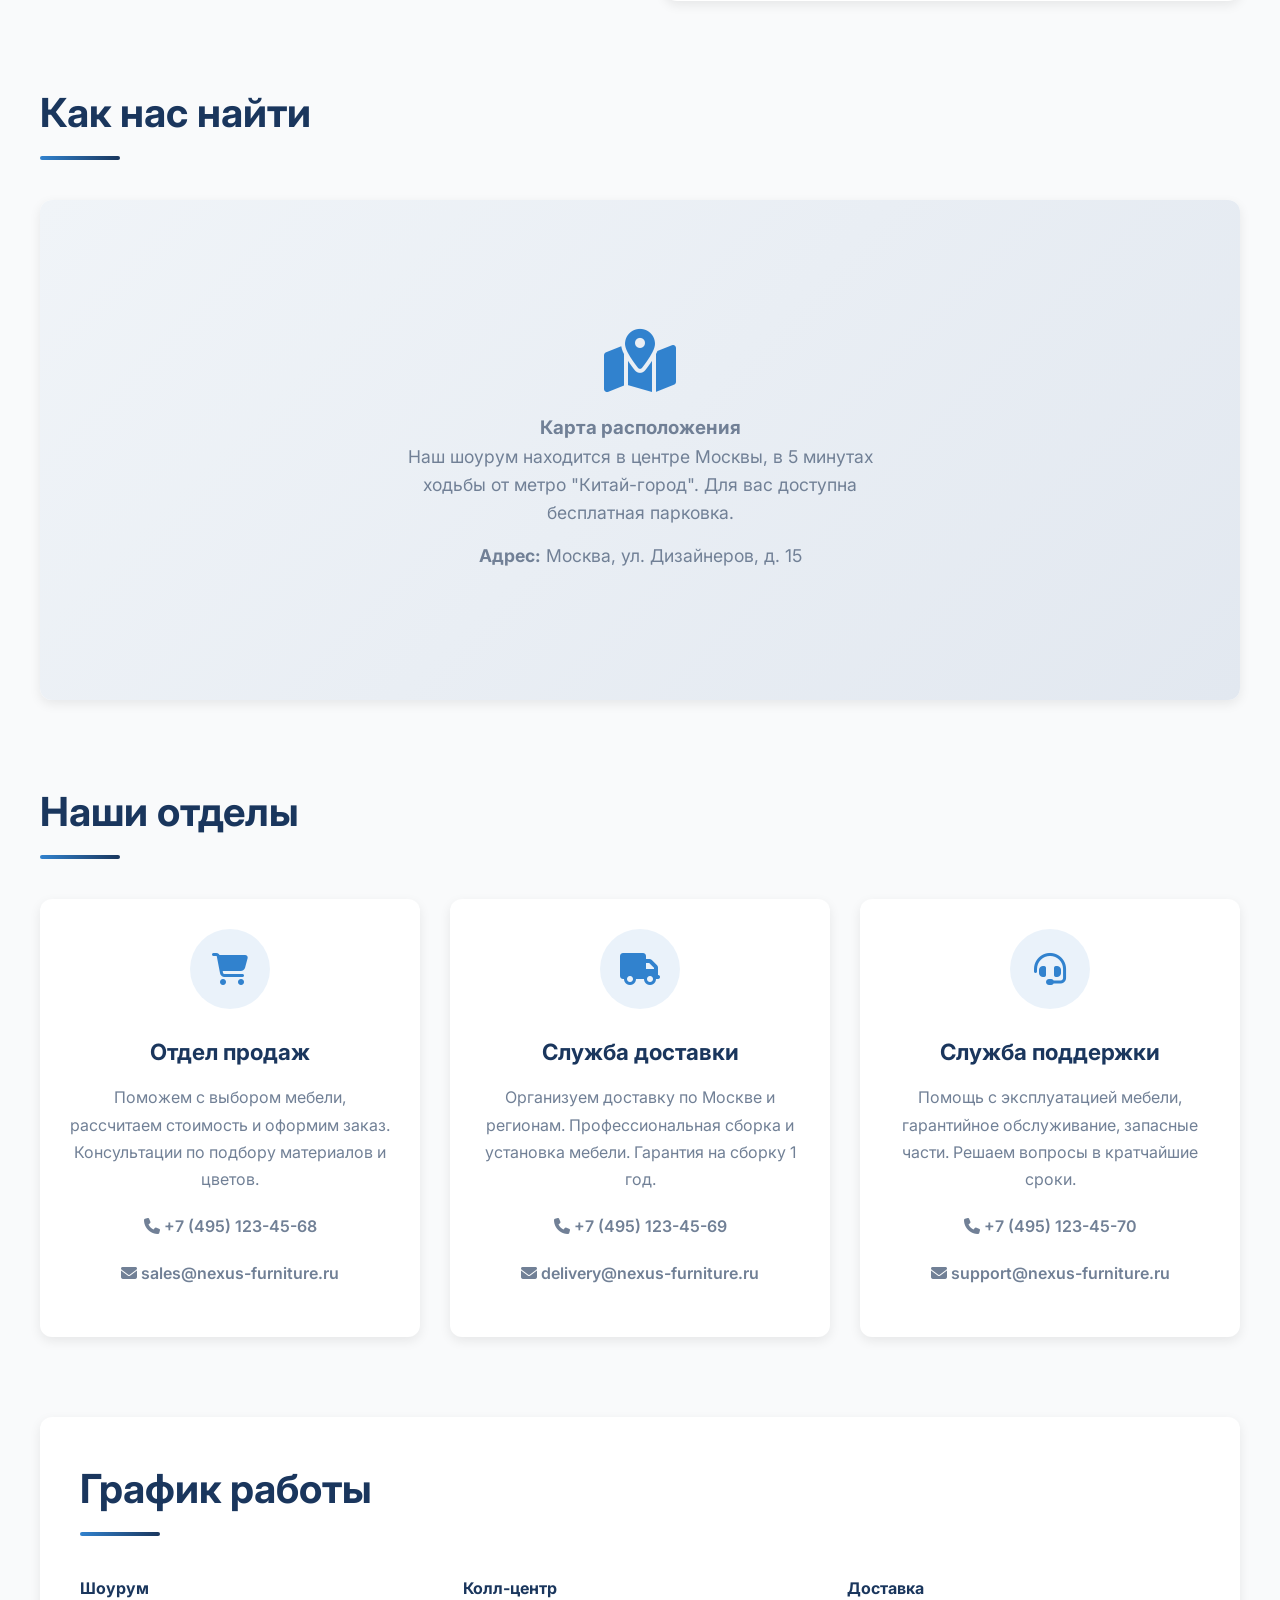
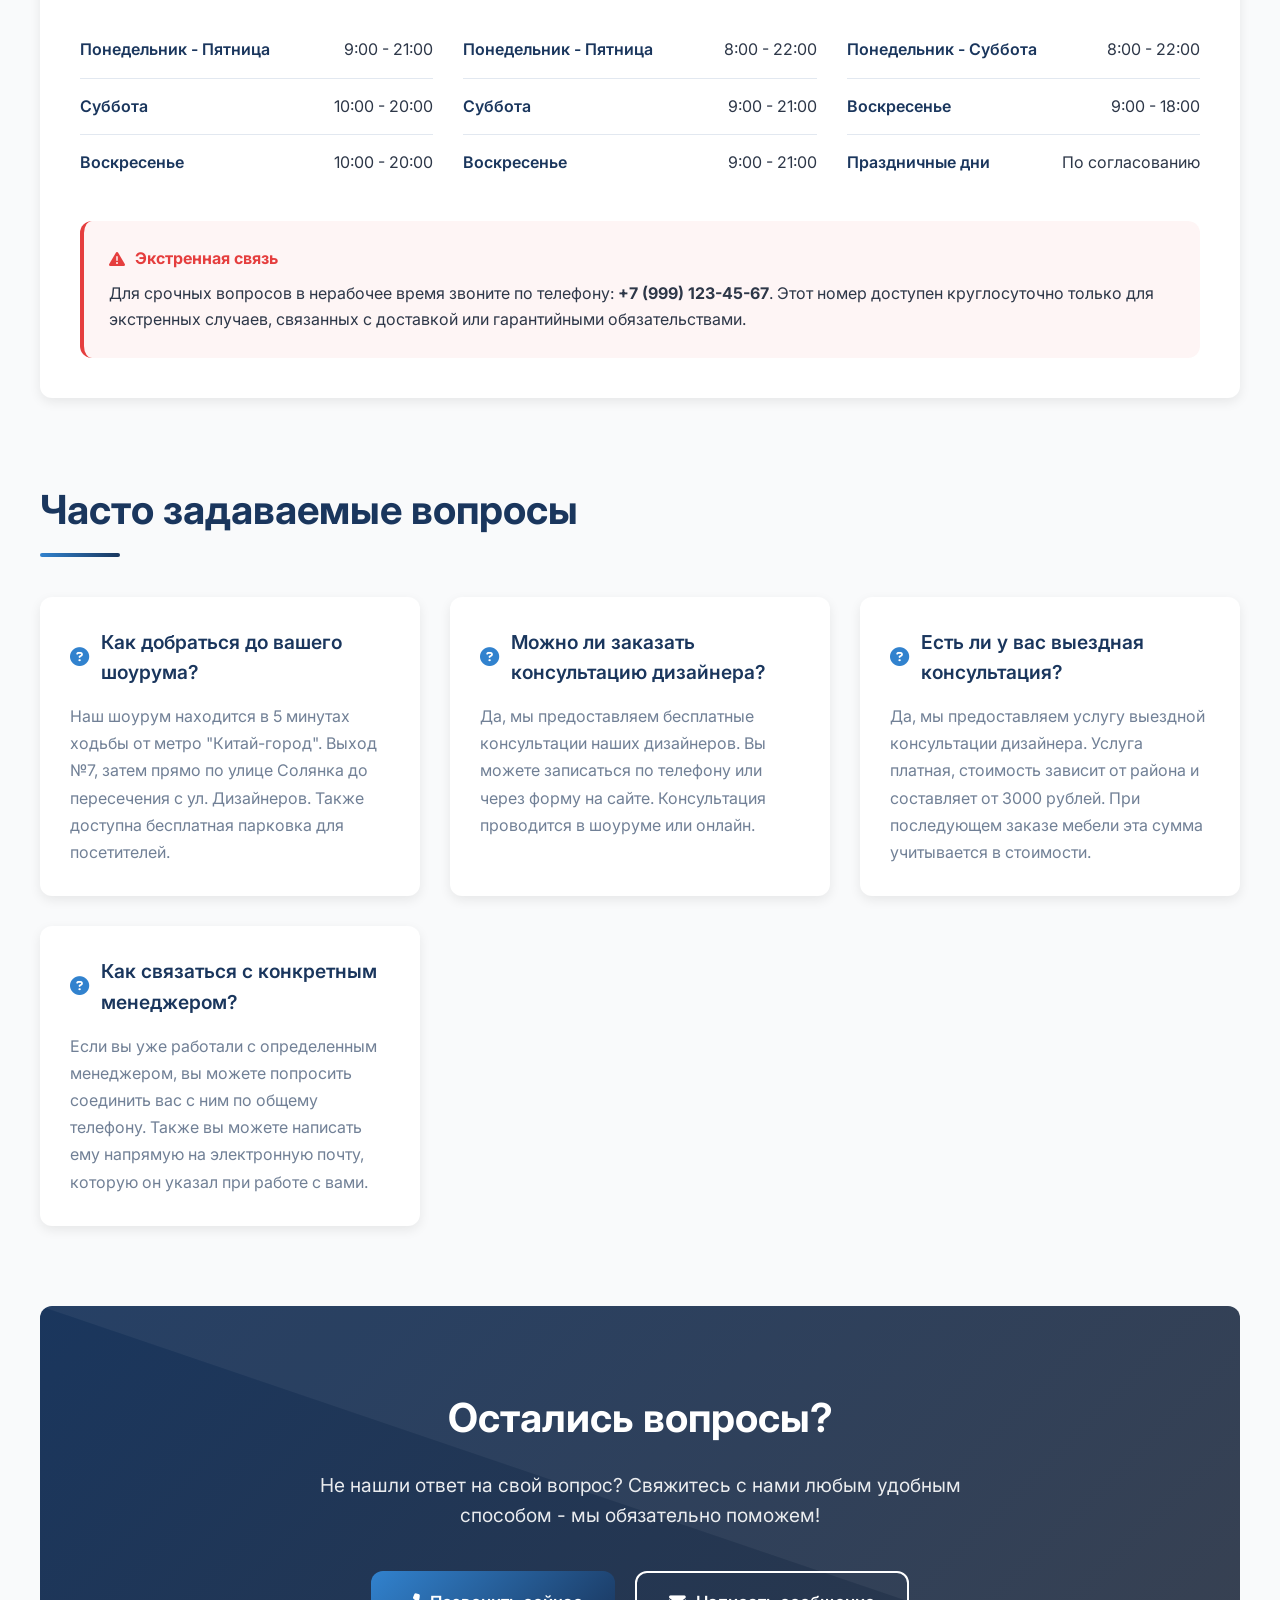
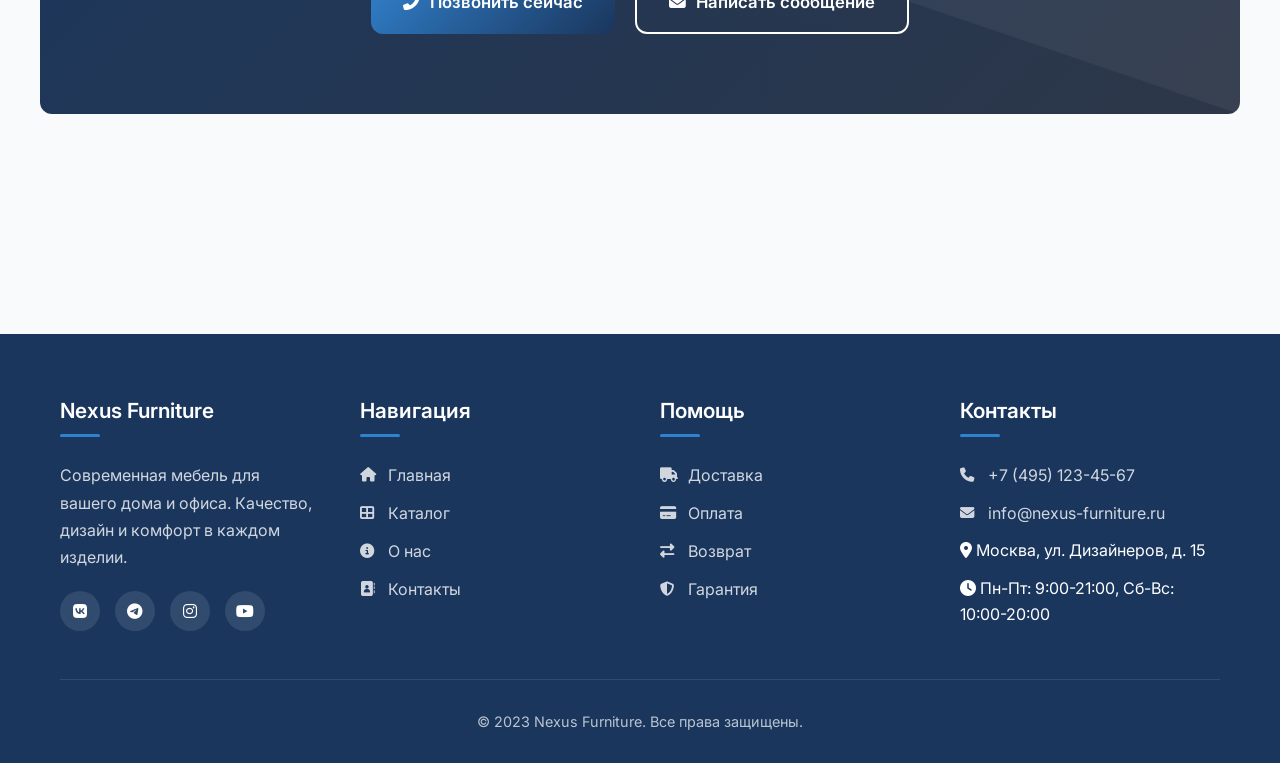
<file: contacts.html>
<!DOCTYPE html>
<html lang="ru">
<head>
    <meta charset="UTF-8">
    <meta name="viewport" content="width=device-width, initial-scale=1.0">
    <title>Nexus Furniture | Контакты</title>
    <link rel="stylesheet" href="https://cdnjs.cloudflare.com/ajax/libs/font-awesome/6.4.0/css/all.min.css">
    <link rel="stylesheet" href="https://fonts.googleapis.com/css2?family=Inter:wght@300;400;500;600;700&display=swap">
    <link rel="stylesheet" href="common.css">
    <style>
        /* Специфичные стили для страницы контактов */
        .contacts-header {
            margin-bottom: 50px;
        }
        
        .contacts-intro {
            background: linear-gradient(135deg, rgba(26, 54, 93, 0.95), rgba(49, 130, 206, 0.9)), url('https://images.unsplash.com/photo-1552664199-fd31f7431a55?ixlib=rb-4.0.3&auto=format&fit=crop&w=2070&q=80');
            background-size: cover;
            background-position: center;
            color: white;
            padding: 80px 0;
            text-align: center;
            border-radius: var(--radius);
            margin-bottom: 60px;
            position: relative;
            overflow: hidden;
        }
        
        .contacts-intro::before {
            content: '';
            position: absolute;
            top: 0;
            left: 0;
            right: 0;
            bottom: 0;
            background: radial-gradient(circle at 20% 50%, rgba(255, 255, 255, 0.1) 0%, transparent 50%);
        }
        
        .contacts-intro h2 {
            font-size: 3rem;
            margin-bottom: 25px;
            font-weight: 800;
            line-height: 1.2;
            text-shadow: 0 2px 10px rgba(0, 0, 0, 0.2);
            position: relative;
            z-index: 1;
        }
        
        .contacts-intro p {
            font-size: 1.3rem;
            max-width: 800px;
            margin: 0 auto;
            opacity: 0.95;
            line-height: 1.7;
            position: relative;
            z-index: 1;
        }
        
        .contacts-grid {
            display: grid;
            grid-template-columns: 1fr 1fr;
            gap: 50px;
            margin-bottom: 80px;
        }
        
        .contact-info-card {
            background-color: white;
            border-radius: var(--radius);
            box-shadow: var(--shadow);
            padding: 40px;
            height: fit-content;
        }
        
        .contact-info-title {
            font-size: 1.8rem;
            margin-bottom: 30px;
            color: var(--primary);
            padding-bottom: 15px;
            border-bottom: 2px solid var(--gray);
        }
        
        .contact-item {
            display: flex;
            align-items: flex-start;
            gap: 20px;
            margin-bottom: 30px;
            padding-bottom: 30px;
            border-bottom: 1px solid var(--gray);
        }
        
        .contact-item:last-child {
            margin-bottom: 0;
            padding-bottom: 0;
            border-bottom: none;
        }
        
        .contact-icon {
            width: 60px;
            height: 60px;
            border-radius: 50%;
            background: linear-gradient(135deg, var(--accent), var(--primary));
            display: flex;
            align-items: center;
            justify-content: center;
            font-size: 1.5rem;
            color: white;
            flex-shrink: 0;
        }
        
        .contact-details {
            flex: 1;
        }
        
        .contact-label {
            font-weight: 600;
            margin-bottom: 8px;
            color: var(--primary);
            font-size: 1.1rem;
        }
        
        .contact-value {
            color: var(--text);
            line-height: 1.6;
        }
        
        .contact-value a {
            color: var(--accent);
            text-decoration: none;
            transition: var(--transition);
        }
        
        .contact-value a:hover {
            text-decoration: underline;
        }
        
        .contact-form-card {
            background-color: white;
            border-radius: var(--radius);
            box-shadow: var(--shadow);
            padding: 40px;
        }
        
        .form-title {
            font-size: 1.8rem;
            margin-bottom: 30px;
            color: var(--primary);
            padding-bottom: 15px;
            border-bottom: 2px solid var(--gray);
        }
        
        .form-group {
            margin-bottom: 25px;
        }
        
        .form-label {
            display: block;
            margin-bottom: 8px;
            font-weight: 500;
            color: var(--primary);
        }
        
        .form-label.required::after {
            content: ' *';
            color: #e53e3e;
        }
        
        .form-control {
            width: 100%;
            padding: 14px 16px;
            border: 1px solid var(--gray);
            border-radius: var(--radius);
            font-family: 'Inter', sans-serif;
            font-size: 1rem;
            transition: var(--transition);
        }
        
        .form-control:focus {
            outline: none;
            border-color: var(--accent);
            box-shadow: 0 0 0 3px rgba(49, 130, 206, 0.1);
        }
        
        .form-textarea {
            min-height: 150px;
            resize: vertical;
        }
        
        .form-submit-btn {
            background: linear-gradient(135deg, var(--accent), var(--primary));
            color: white;
            border: none;
            padding: 16px 32px;
            border-radius: var(--radius);
            font-family: 'Inter', sans-serif;
            font-size: 1.1rem;
            font-weight: 600;
            cursor: pointer;
            transition: var(--transition);
            width: 100%;
            margin-top: 20px;
        }
        
        .form-submit-btn:hover {
            transform: translateY(-2px);
            box-shadow: 0 10px 25px rgba(49, 130, 206, 0.3);
        }
        
        .form-submit-btn:disabled {
            opacity: 0.6;
            cursor: not-allowed;
        }
        
        .form-success {
            background-color: rgba(56, 161, 105, 0.1);
            border-radius: var(--radius);
            padding: 20px;
            margin-top: 20px;
            text-align: center;
            display: none;
        }
        
        .form-success.active {
            display: block;
        }
        
        .form-success i {
            color: var(--success);
            font-size: 2rem;
            margin-bottom: 15px;
        }
        
        .form-success p {
            color: var(--text);
            line-height: 1.6;
        }
        
        .map-section {
            margin-bottom: 80px;
        }
        
        .map-container {
            background-color: white;
            border-radius: var(--radius);
            box-shadow: var(--shadow);
            overflow: hidden;
            height: 500px;
        }
        
        .map-placeholder {
            width: 100%;
            height: 100%;
            background: linear-gradient(135deg, #f0f4f8, #e2e8f0);
            display: flex;
            flex-direction: column;
            align-items: center;
            justify-content: center;
            color: var(--text-light);
        }
        
        .map-placeholder i {
            font-size: 4rem;
            margin-bottom: 20px;
            color: var(--accent);
        }
        
        .map-placeholder p {
            font-size: 1.1rem;
            max-width: 500px;
            text-align: center;
            line-height: 1.6;
        }
        
        .faq-section {
            margin-bottom: 80px;
        }
        
        .faq-grid {
            display: grid;
            grid-template-columns: repeat(auto-fit, minmax(300px, 1fr));
            gap: 30px;
        }
        
        .faq-item {
            background-color: white;
            border-radius: var(--radius);
            box-shadow: var(--shadow);
            padding: 30px;
            transition: var(--transition);
        }
        
        .faq-item:hover {
            transform: translateY(-5px);
            box-shadow: 0 15px 30px rgba(0, 0, 0, 0.1);
        }
        
        .faq-question {
            font-size: 1.2rem;
            font-weight: 600;
            margin-bottom: 15px;
            color: var(--primary);
            display: flex;
            align-items: center;
            gap: 12px;
        }
        
        .faq-question i {
            color: var(--accent);
        }
        
        .faq-answer {
            color: var(--text-light);
            line-height: 1.7;
        }
        
        .departments-section {
            margin-bottom: 80px;
        }
        
        .departments-grid {
            display: grid;
            grid-template-columns: repeat(auto-fit, minmax(300px, 1fr));
            gap: 30px;
        }
        
        .department-card {
            background-color: white;
            border-radius: var(--radius);
            box-shadow: var(--shadow);
            padding: 30px;
            transition: var(--transition);
            text-align: center;
        }
        
        .department-card:hover {
            transform: translateY(-5px);
            box-shadow: 0 15px 30px rgba(0, 0, 0, 0.1);
        }
        
        .department-icon {
            width: 80px;
            height: 80px;
            border-radius: 50%;
            background-color: rgba(49, 130, 206, 0.1);
            display: flex;
            align-items: center;
            justify-content: center;
            margin: 0 auto 25px;
            font-size: 2rem;
            color: var(--accent);
        }
        
        .department-card h4 {
            font-size: 1.4rem;
            margin-bottom: 15px;
            color: var(--primary);
        }
        
        .department-card p {
            color: var(--text-light);
            line-height: 1.7;
            margin-bottom: 20px;
        }
        
        .department-contact {
            font-weight: 600;
            color: var(--accent);
        }
        
        .contact-hours {
            background-color: white;
            border-radius: var(--radius);
            box-shadow: var(--shadow);
            padding: 40px;
            margin-bottom: 80px;
        }
        
        .hours-grid {
            display: grid;
            grid-template-columns: repeat(auto-fit, minmax(200px, 1fr));
            gap: 30px;
        }
        
        .hours-day {
            display: flex;
            justify-content: space-between;
            padding: 15px 0;
            border-bottom: 1px solid var(--gray);
        }
        
        .hours-day:last-child {
            border-bottom: none;
        }
        
        .day-name {
            font-weight: 600;
            color: var(--primary);
        }
        
        .day-hours {
            color: var(--text);
        }
        
        .day-hours.closed {
            color: #e53e3e;
        }
        
        .emergency-contact {
            background-color: rgba(229, 62, 62, 0.05);
            border-radius: var(--radius);
            padding: 25px;
            margin-top: 30px;
            border-left: 4px solid #e53e3e;
        }
        
        .emergency-contact h4 {
            color: #e53e3e;
            margin-bottom: 10px;
            display: flex;
            align-items: center;
            gap: 10px;
        }
        
        .emergency-contact p {
            color: var(--text);
            line-height: 1.6;
        }
        
        @media (max-width: 992px) {
            .contacts-grid {
                grid-template-columns: 1fr;
                gap: 40px;
            }
            
            .contacts-intro h2 {
                font-size: 2.5rem;
            }
            
            .map-container {
                height: 400px;
            }
        }
        
        @media (max-width: 768px) {
            .contacts-intro {
                padding: 60px 20px;
            }
            
            .contacts-intro h2 {
                font-size: 2rem;
            }
            
            .contacts-intro p {
                font-size: 1.1rem;
            }
            
            .contact-info-card,
            .contact-form-card {
                padding: 30px;
            }
            
            .contact-item {
                flex-direction: column;
                gap: 15px;
                text-align: center;
            }
            
            .contact-icon {
                margin: 0 auto;
            }
            
            .faq-grid,
            .departments-grid {
                grid-template-columns: 1fr;
            }
        }
        
        @media (max-width: 576px) {
            .contact-info-card,
            .contact-form-card {
                padding: 20px;
            }
            
            .contact-info-title,
            .form-title {
                font-size: 1.5rem;
            }
            
            .hours-grid {
                grid-template-columns: 1fr;
            }
        }
    </style>
</head>
<body>
    <!-- Шапка сайта -->
    <header>
        <div class="container header-container">
            <a href="index.html" class="logo">
                <i class="fas fa-couch"></i>
                <span>Nexus Furniture</span>
            </a>
            
            <button class="mobile-menu-btn" id="mobileMenuBtn">
                <i class="fas fa-bars"></i>
            </button>
            
            <nav id="mainNav">
                <a href="index.html" class="nav-link">Главная</a>
                <a href="catalog.html" class="nav-link">Каталог</a>
                <a href="about.html" class="nav-link">О нас</a>
                <a href="contacts.html" class="nav-link active">Контакты</a>
                <a href="delivery.html" class="nav-link">Доставка</a>
            </nav>
            
            <div class="header-actions">
                <a href="favorites.html" class="icon-btn">
                    <i class="fas fa-heart"></i>
                    <span class="badge" id="favoritesCount">0</span>
                </a>
                <a href="cart.html" class="icon-btn">
                    <i class="fas fa-shopping-cart"></i>
                    <span class="badge" id="cartCount">0</span>
                </a>
            </div>
        </div>
    </header>

    <!-- Основной контент -->
    <main class="container page-content">
        <!-- Заголовок страницы -->
        <div class="contacts-header">
            <h1 class="section-title">Контакты</h1>
            <p>Свяжитесь с нами любым удобным способом</p>
        </div>
        
        <!-- Вступление -->
        <div class="contacts-intro">
            <h2>Мы всегда на связи</h2>
            <p>Наша команда готова ответить на ваши вопросы, помочь с выбором мебели и организовать доставку. Обращайтесь в любое время!</p>
        </div>
        
        <!-- Основная информация и форма -->
        <div class="contacts-grid">
            <!-- Контактная информация -->
            <div class="contact-info-card">
                <h3 class="contact-info-title">Контактная информация</h3>
                
                <div class="contact-item">
                    <div class="contact-icon">
                        <i class="fas fa-map-marker-alt"></i>
                    </div>
                    <div class="contact-details">
                        <div class="contact-label">Адрес</div>
                        <div class="contact-value">
                            <p>Москва, ул. Дизайнеров, д. 15</p>
                            <p>БЦ "Московский", 5 этаж, офис 501</p>
                            <p style="margin-top: 10px; font-size: 0.9rem; color: var(--text-light);">
                                <i class="fas fa-car" style="margin-right: 8px;"></i> Бесплатная парковка для клиентов
                            </p>
                        </div>
                    </div>
                </div>
                
                <div class="contact-item">
                    <div class="contact-icon">
                        <i class="fas fa-phone"></i>
                    </div>
                    <div class="contact-details">
                        <div class="contact-label">Телефоны</div>
                        <div class="contact-value">
                            <p><a href="tel:+74951234567">+7 (495) 123-45-67</a> - общий отдел</p>
                            <p><a href="tel:+74951234568">+7 (495) 123-45-68</a> - отдел продаж</p>
                            <p><a href="tel:+74951234569">+7 (495) 123-45-69</a> - служба доставки</p>
                        </div>
                    </div>
                </div>
                
                <div class="contact-item">
                    <div class="contact-icon">
                        <i class="fas fa-envelope"></i>
                    </div>
                    <div class="contact-details">
                        <div class="contact-label">Электронная почта</div>
                        <div class="contact-value">
                            <p><a href="mailto:info@nexus-furniture.ru">info@nexus-furniture.ru</a> - общие вопросы</p>
                            <p><a href="mailto:sales@nexus-furniture.ru">sales@nexus-furniture.ru</a> - отдел продаж</p>
                            <p><a href="mailto:support@nexus-furniture.ru">support@nexus-furniture.ru</a> - техническая поддержка</p>
                        </div>
                    </div>
                </div>
                
                <div class="contact-item">
                    <div class="contact-icon">
                        <i class="fas fa-clock"></i>
                    </div>
                    <div class="contact-details">
                        <div class="contact-label">График работы</div>
                        <div class="contact-value">
                            <p>Пн-Пт: 9:00-21:00</p>
                            <p>Сб-Вс: 10:00-20:00</p>
                            <p style="margin-top: 10px; font-size: 0.9rem; color: var(--success);">
                                <i class="fas fa-check-circle" style="margin-right: 8px;"></i> Онлайн-заказы принимаются круглосуточно
                            </p>
                        </div>
                    </div>
                </div>
            </div>
            
            <!-- Форма обратной связи -->
            <div class="contact-form-card">
                <h3 class="form-title">Обратная связь</h3>
                <form id="contactForm">
                    <div class="form-group">
                        <label for="contactName" class="form-label required">Ваше имя</label>
                        <input type="text" id="contactName" class="form-control" placeholder="Введите ваше имя" required>
                    </div>
                    
                    <div class="form-group">
                        <label for="contactPhone" class="form-label required">Телефон</label>
                        <input type="tel" id="contactPhone" class="form-control" placeholder="+7 (999) 123-45-67" required>
                    </div>
                    
                    <div class="form-group">
                        <label for="contactEmail" class="form-label required">Email</label>
                        <input type="email" id="contactEmail" class="form-control" placeholder="example@mail.ru" required>
                    </div>
                    
                    <div class="form-group">
                        <label for="contactSubject" class="form-label">Тема обращения</label>
                        <select id="contactSubject" class="form-control">
                            <option value="">Выберите тему</option>
                            <option value="question">Вопрос по товару</option>
                            <option value="order">Вопрос по заказу</option>
                            <option value="delivery">Вопрос по доставке</option>
                            <option value="cooperation">Сотрудничество</option>
                            <option value="other">Другое</option>
                        </select>
                    </div>
                    
                    <div class="form-group">
                        <label for="contactMessage" class="form-label required">Сообщение</label>
                        <textarea id="contactMessage" class="form-control form-textarea" placeholder="Опишите ваш вопрос или предложение" rows="5" required></textarea>
                    </div>
                    
                    <button type="submit" class="form-submit-btn" id="contactSubmitBtn">
                        <i class="fas fa-paper-plane"></i> Отправить сообщение
                    </button>
                </form>
                
                <div class="form-success" id="contactSuccess">
                    <i class="fas fa-check-circle"></i>
                    <h4>Сообщение отправлено!</h4>
                    <p>Спасибо за ваше обращение. Мы свяжемся с вами в ближайшее время.</p>
                </div>
            </div>
        </div>
        
        <!-- Карта -->
        <div class="map-section">
            <h2 class="section-title">Как нас найти</h2>
            <div class="map-container">
                <div class="map-placeholder">
                    <i class="fas fa-map-marked-alt"></i>
                    <h3>Карта расположения</h3>
                    <p>Наш шоурум находится в центре Москвы, в 5 минутах ходьбы от метро "Китай-город". Для вас доступна бесплатная парковка.</p>
                    <p style="margin-top: 15px;"><strong>Адрес:</strong> Москва, ул. Дизайнеров, д. 15</p>
                </div>
            </div>
        </div>
        
        <!-- Отделы компании -->
        <div class="departments-section">
            <h2 class="section-title">Наши отделы</h2>
            <div class="departments-grid">
                <div class="department-card">
                    <div class="department-icon">
                        <i class="fas fa-shopping-cart"></i>
                    </div>
                    <h4>Отдел продаж</h4>
                    <p>Поможем с выбором мебели, рассчитаем стоимость и оформим заказ. Консультации по подбору материалов и цветов.</p>
                    <div class="department-contact">
                        <p><i class="fas fa-phone"></i> +7 (495) 123-45-68</p>
                        <p><i class="fas fa-envelope"></i> sales@nexus-furniture.ru</p>
                    </div>
                </div>
                
                <div class="department-card">
                    <div class="department-icon">
                        <i class="fas fa-truck"></i>
                    </div>
                    <h4>Служба доставки</h4>
                    <p>Организуем доставку по Москве и регионам. Профессиональная сборка и установка мебели. Гарантия на сборку 1 год.</p>
                    <div class="department-contact">
                        <p><i class="fas fa-phone"></i> +7 (495) 123-45-69</p>
                        <p><i class="fas fa-envelope"></i> delivery@nexus-furniture.ru</p>
                    </div>
                </div>
                
                <div class="department-card">
                    <div class="department-icon">
                        <i class="fas fa-headset"></i>
                    </div>
                    <h4>Служба поддержки</h4>
                    <p>Помощь с эксплуатацией мебели, гарантийное обслуживание, запасные части. Решаем вопросы в кратчайшие сроки.</p>
                    <div class="department-contact">
                        <p><i class="fas fa-phone"></i> +7 (495) 123-45-70</p>
                        <p><i class="fas fa-envelope"></i> support@nexus-furniture.ru</p>
                    </div>
                </div>
            </div>
        </div>
        
        <!-- Часы работы -->
        <div class="contact-hours">
            <h2 class="section-title">График работы</h2>
            <div class="hours-grid">
                <div>
                    <h4 style="margin-bottom: 20px; color: var(--primary);">Шоурум</h4>
                    <div class="hours-day">
                        <span class="day-name">Понедельник - Пятница</span>
                        <span class="day-hours">9:00 - 21:00</span>
                    </div>
                    <div class="hours-day">
                        <span class="day-name">Суббота</span>
                        <span class="day-hours">10:00 - 20:00</span>
                    </div>
                    <div class="hours-day">
                        <span class="day-name">Воскресенье</span>
                        <span class="day-hours">10:00 - 20:00</span>
                    </div>
                </div>
                
                <div>
                    <h4 style="margin-bottom: 20px; color: var(--primary);">Колл-центр</h4>
                    <div class="hours-day">
                        <span class="day-name">Понедельник - Пятница</span>
                        <span class="day-hours">8:00 - 22:00</span>
                    </div>
                    <div class="hours-day">
                        <span class="day-name">Суббота</span>
                        <span class="day-hours">9:00 - 21:00</span>
                    </div>
                    <div class="hours-day">
                        <span class="day-name">Воскресенье</span>
                        <span class="day-hours">9:00 - 21:00</span>
                    </div>
                </div>
                
                <div>
                    <h4 style="margin-bottom: 20px; color: var(--primary);">Доставка</h4>
                    <div class="hours-day">
                        <span class="day-name">Понедельник - Суббота</span>
                        <span class="day-hours">8:00 - 22:00</span>
                    </div>
                    <div class="hours-day">
                        <span class="day-name">Воскресенье</span>
                        <span class="day-hours">9:00 - 18:00</span>
                    </div>
                    <div class="hours-day">
                        <span class="day-name">Праздничные дни</span>
                        <span class="day-hours">По согласованию</span>
                    </div>
                </div>
            </div>
            
            <div class="emergency-contact">
                <h4><i class="fas fa-exclamation-triangle"></i> Экстренная связь</h4>
                <p>Для срочных вопросов в нерабочее время звоните по телефону: <strong>+7 (999) 123-45-67</strong>. Этот номер доступен круглосуточно только для экстренных случаев, связанных с доставкой или гарантийными обязательствами.</p>
            </div>
        </div>
        
        <!-- Часто задаваемые вопросы -->
        <div class="faq-section">
            <h2 class="section-title">Часто задаваемые вопросы</h2>
            <div class="faq-grid">
                <div class="faq-item">
                    <div class="faq-question">
                        <i class="fas fa-question-circle"></i> Как добраться до вашего шоурума?
                    </div>
                    <div class="faq-answer">
                        Наш шоурум находится в 5 минутах ходьбы от метро "Китай-город". Выход №7, затем прямо по улице Солянка до пересечения с ул. Дизайнеров. Также доступна бесплатная парковка для посетителей.
                    </div>
                </div>
                
                <div class="faq-item">
                    <div class="faq-question">
                        <i class="fas fa-question-circle"></i> Можно ли заказать консультацию дизайнера?
                    </div>
                    <div class="faq-answer">
                        Да, мы предоставляем бесплатные консультации наших дизайнеров. Вы можете записаться по телефону или через форму на сайте. Консультация проводится в шоуруме или онлайн.
                    </div>
                </div>
                
                <div class="faq-item">
                    <div class="faq-question">
                        <i class="fas fa-question-circle"></i> Есть ли у вас выездная консультация?
                    </div>
                    <div class="faq-answer">
                        Да, мы предоставляем услугу выездной консультации дизайнера. Услуга платная, стоимость зависит от района и составляет от 3000 рублей. При последующем заказе мебели эта сумма учитывается в стоимости.
                    </div>
                </div>
                
                <div class="faq-item">
                    <div class="faq-question">
                        <i class="fas fa-question-circle"></i> Как связаться с конкретным менеджером?
                    </div>
                    <div class="faq-answer">
                        Если вы уже работали с определенным менеджером, вы можете попросить соединить вас с ним по общему телефону. Также вы можете написать ему напрямую на электронную почту, которую он указал при работе с вами.
                    </div>
                </div>
            </div>
        </div>
        
        <!-- CTA секция -->
        <div class="cta-section">
            <h2>Остались вопросы?</h2>
            <p>Не нашли ответ на свой вопрос? Свяжитесь с нами любым удобным способом - мы обязательно поможем!</p>
            <div class="cta-buttons">
                <a href="tel:+74951234567" class="btn">
                    <i class="fas fa-phone-alt"></i> Позвонить сейчас
                </a>
                <a href="#contactForm" class="btn btn-secondary">
                    <i class="fas fa-envelope"></i> Написать сообщение
                </a>
            </div>
        </div>
    </main>

    <!-- Подвал сайта -->
    <footer>
        <div class="container">
            <div class="footer-content">
                <div class="footer-column">
                    <h3>Nexus Furniture</h3>
                    <p style="color: rgba(255, 255, 255, 0.8); margin-bottom: 20px; line-height: 1.7;">Современная мебель для вашего дома и офиса. Качество, дизайн и комфорт в каждом изделии.</p>
                    <div class="social-links">
                        <a href="#" class="social-link"><i class="fab fa-vk"></i></a>
                        <a href="#" class="social-link"><i class="fab fa-telegram"></i></a>
                        <a href="#" class="social-link"><i class="fab fa-instagram"></i></a>
                        <a href="#" class="social-link"><i class="fab fa-youtube"></i></a>
                    </div>
                </div>
                
                <div class="footer-column">
                    <h3>Навигация</h3>
                    <ul class="footer-links">
                        <li><a href="index.html"><i class="fas fa-home"></i> Главная</a></li>
                        <li><a href="catalog.html"><i class="fas fa-th-large"></i> Каталог</a></li>
                        <li><a href="about.html"><i class="fas fa-info-circle"></i> О нас</a></li>
                        <li><a href="contacts.html"><i class="fas fa-address-book"></i> Контакты</a></li>
                    </ul>
                </div>
                
                <div class="footer-column">
                    <h3>Помощь</h3>
                    <ul class="footer-links">
                        <li><a href="delivery.html"><i class="fas fa-truck"></i> Доставка</a></li>
                        <li><a href="delivery.html"><i class="fas fa-credit-card"></i> Оплата</a></li>
                        <li><a href="contacts.html"><i class="fas fa-exchange-alt"></i> Возврат</a></li>
                        <li><a href="contacts.html"><i class="fas fa-shield-alt"></i> Гарантия</a></li>
                    </ul>
                </div>
                
                <div class="footer-column">
                    <h3>Контакты</h3>
                    <ul class="footer-links">
                        <li><a href="tel:+74951234567"><i class="fas fa-phone"></i> +7 (495) 123-45-67</a></li>
                        <li><a href="mailto:info@nexus-furniture.ru"><i class="fas fa-envelope"></i> info@nexus-furniture.ru</a></li>
                        <li><i class="fas fa-map-marker-alt"></i> Москва, ул. Дизайнеров, д. 15</li>
                        <li><i class="fas fa-clock"></i> Пн-Пт: 9:00-21:00, Сб-Вс: 10:00-20:00</li>
                    </ul>
                </div>
            </div>
            
            <div class="footer-bottom">
                <p>&copy; 2023 Nexus Furniture. Все права защищены.</p>
            </div>
        </div>
    </footer>

    <!-- Подключаем общий файл JavaScript -->
    <script src="common.js"></script>
    
    <script>
        // Обработка формы обратной связи
        document.addEventListener('DOMContentLoaded', function() {
            const contactForm = document.getElementById('contactForm');
            const contactSubmitBtn = document.getElementById('contactSubmitBtn');
            const contactSuccess = document.getElementById('contactSuccess');
            
            if (contactForm) {
                contactForm.addEventListener('submit', function(e) {
                    e.preventDefault();
                    
                    // Получаем значения полей
                    const name = document.getElementById('contactName').value.trim();
                    const phone = document.getElementById('contactPhone').value.trim();
                    const email = document.getElementById('contactEmail').value.trim();
                    const message = document.getElementById('contactMessage').value.trim();
                    
                    // Простая валидация
                    let isValid = true;
                    
                    // Сбрасываем предыдущие ошибки
                    document.querySelectorAll('.form-control').forEach(input => {
                        input.classList.remove('error');
                    });
                    
                    if (name === '') {
                        document.getElementById('contactName').classList.add('error');
                        isValid = false;
                    }
                    
                    if (phone === '') {
                        document.getElementById('contactPhone').classList.add('error');
                        isValid = false;
                    }
                    
                    if (email === '' || !isValidEmail(email)) {
                        document.getElementById('contactEmail').classList.add('error');
                        isValid = false;
                    }
                    
                    if (message === '') {
                        document.getElementById('contactMessage').classList.add('error');
                        isValid = false;
                    }
                    
                    if (!isValid) {
                        CommonFunctions.showNotification('Пожалуйста, заполните все обязательные поля корректно', 'warning');
                        return;
                    }
                    
                    // Блокируем кнопку отправки
                    contactSubmitBtn.disabled = true;
                    contactSubmitBtn.innerHTML = '<i class="fas fa-spinner fa-spin"></i> Отправка...';
                    
                    // Имитация отправки формы
                    setTimeout(() => {
                        // Показываем сообщение об успехе
                        contactSuccess.classList.add('active');
                        
                        // Сбрасываем форму
                        contactForm.reset();
                        
                        // Восстанавливаем кнопку
                        contactSubmitBtn.disabled = false;
                        contactSubmitBtn.innerHTML = '<i class="fas fa-paper-plane"></i> Отправить сообщение';
                        
                        // Показываем уведомление
                        CommonFunctions.showNotification('Ваше сообщение успешно отправлено! Мы свяжемся с вами в ближайшее время.', 'success');
                        
                        // Скрываем сообщение об успехе через 5 секунд
                        setTimeout(() => {
                            contactSuccess.classList.remove('active');
                        }, 5000);
                    }, 2000);
                });
            }
            
            // Функция проверки email
            function isValidEmail(email) {
                const emailRegex = /^[^\s@]+@[^\s@]+\.[^\s@]+$/;
                return emailRegex.test(email);
            }
            
            // Плавная прокрутка к форме при клике на кнопку
            document.querySelectorAll('a[href="#contactForm"]').forEach(link => {
                link.addEventListener('click', function(e) {
                    e.preventDefault();
                    const formElement = document.getElementById('contactForm');
                    if (formElement) {
                        formElement.scrollIntoView({ behavior: 'smooth' });
                    }
                });
            });
        });
    </script>
</body>
</html>
</file>
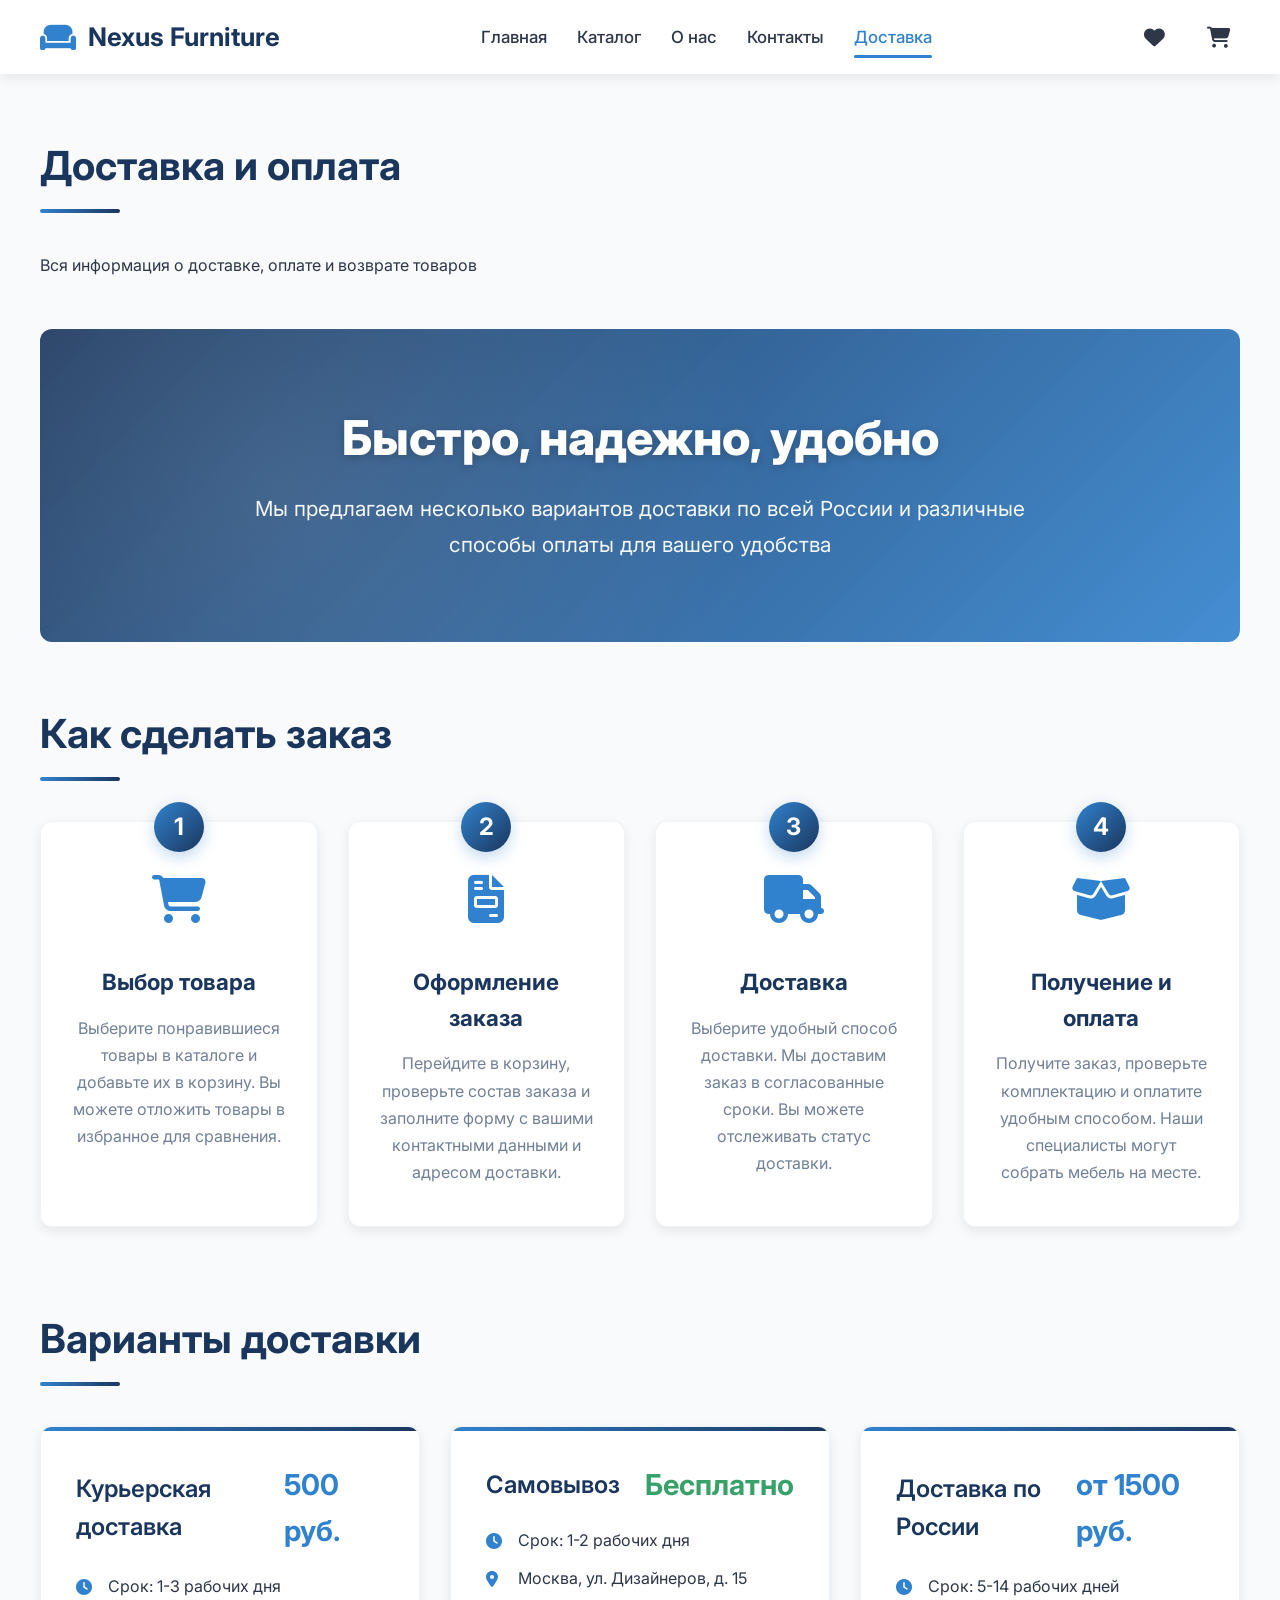
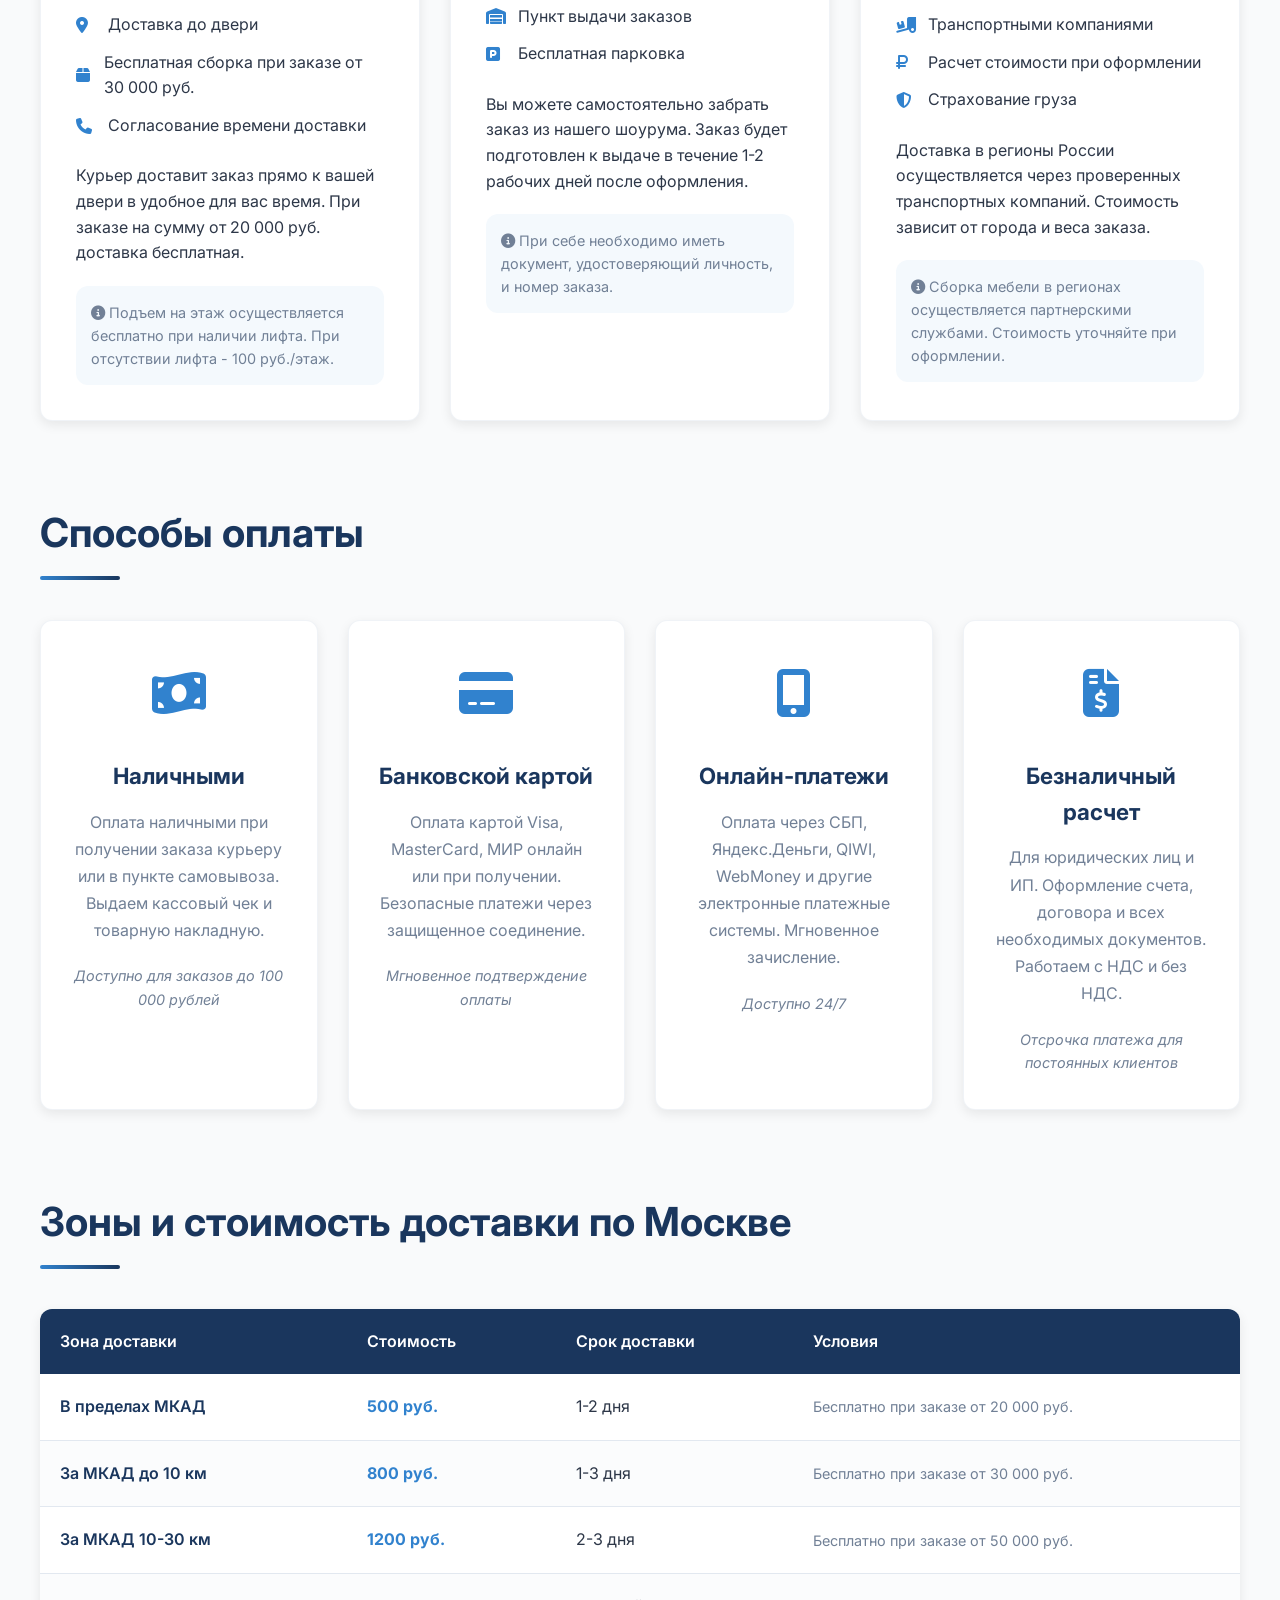
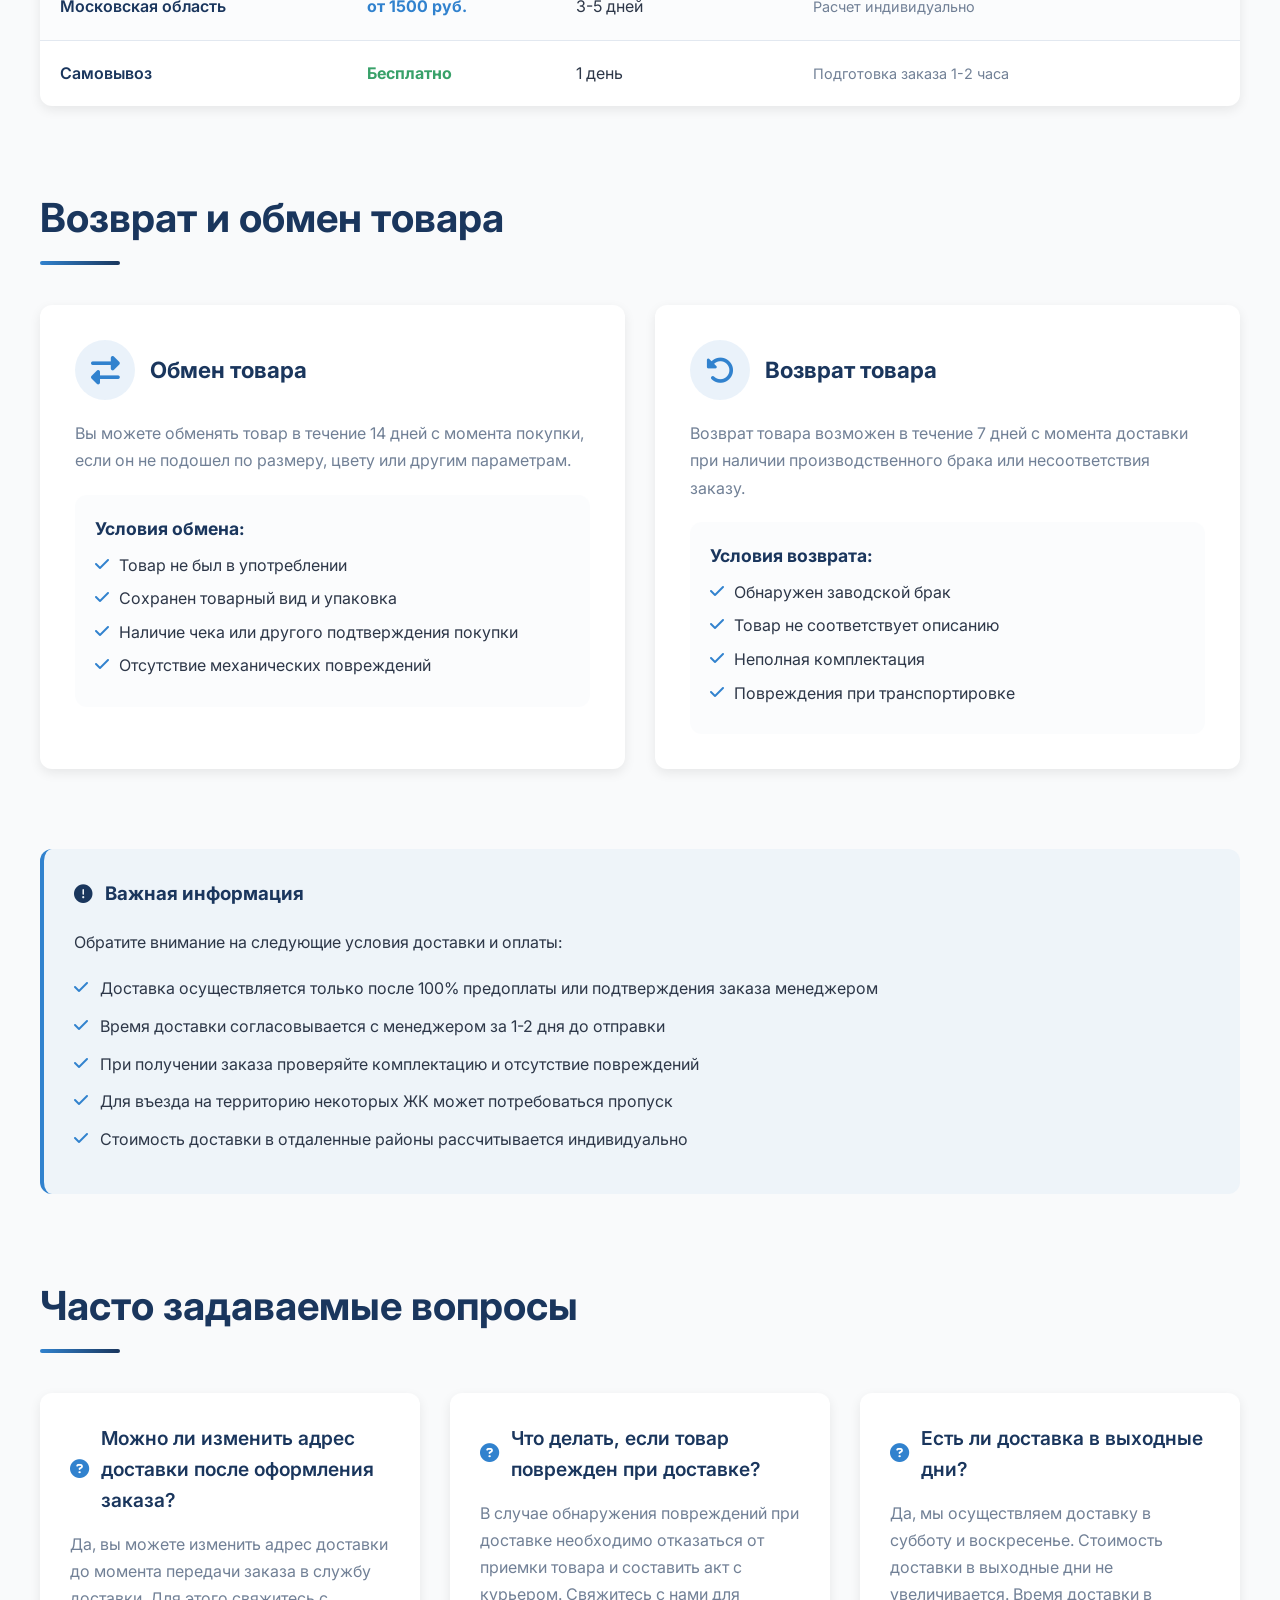
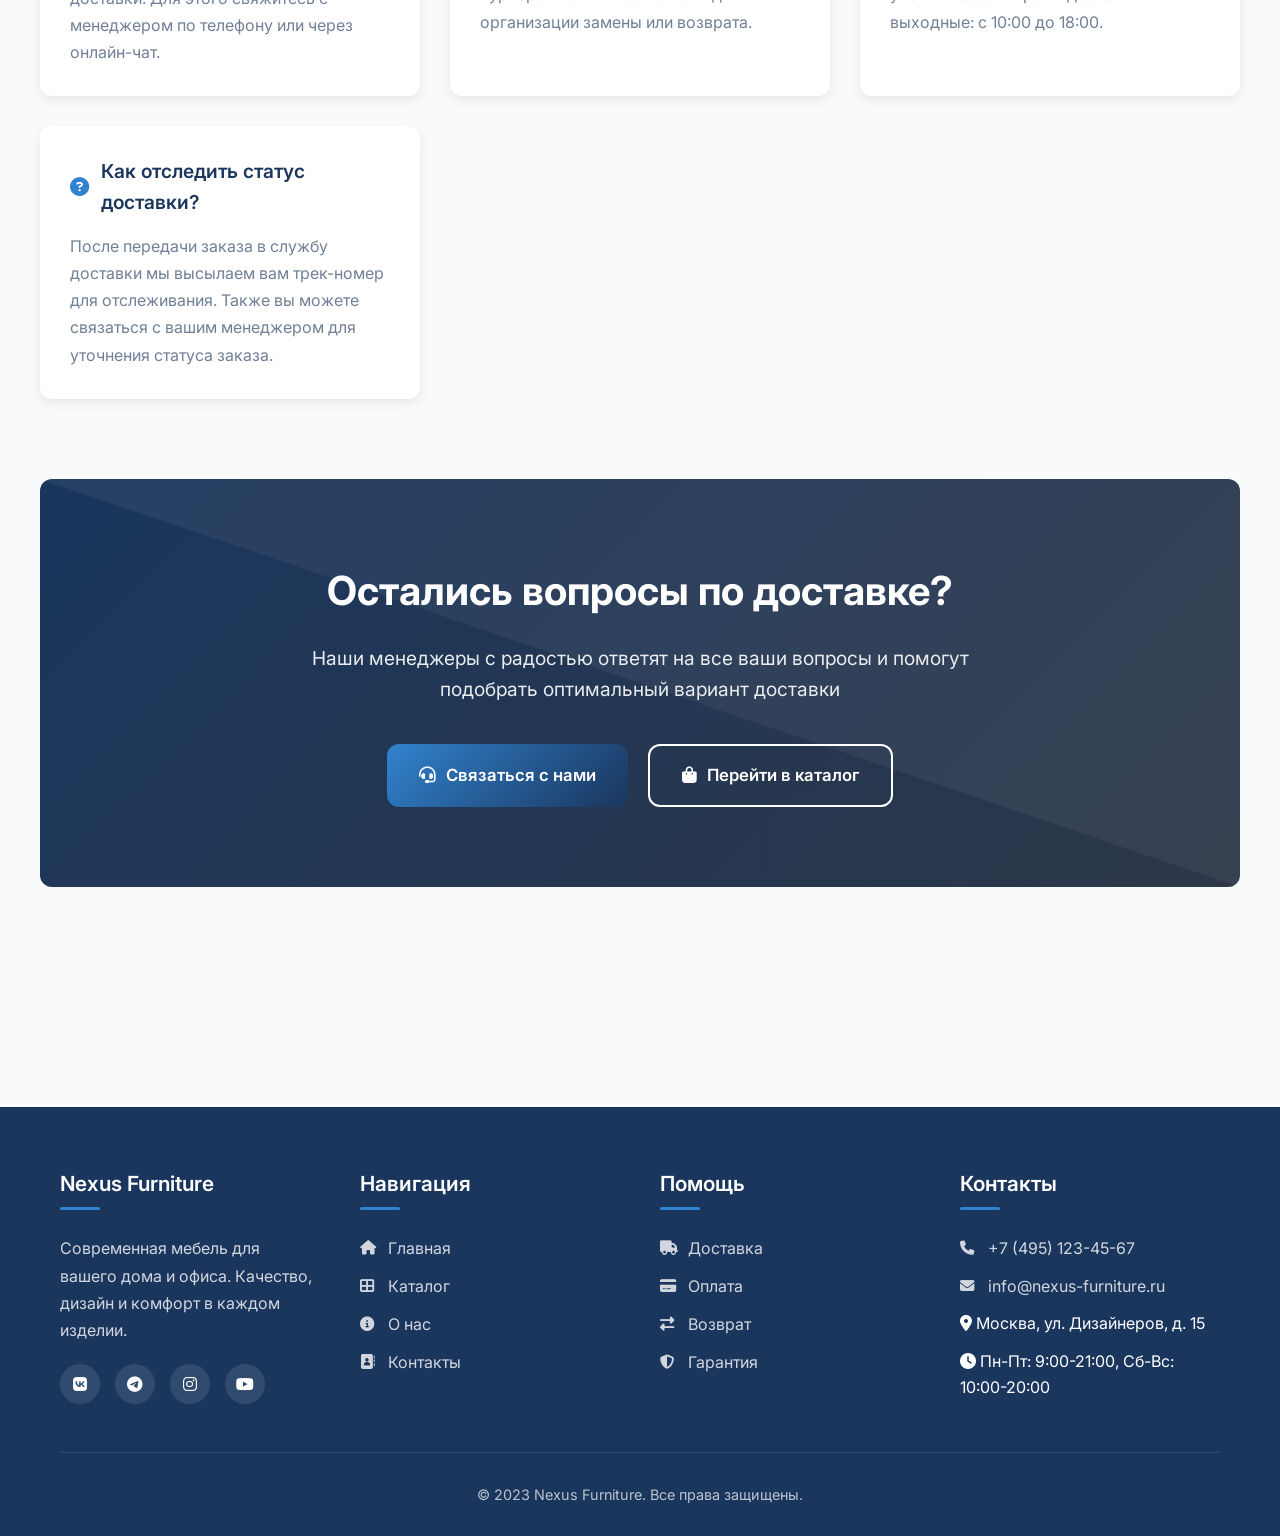
<file: delivery.html>
<!DOCTYPE html>
<html lang="ru">
<head>
    <meta charset="UTF-8">
    <meta name="viewport" content="width=device-width, initial-scale=1.0">
    <title>Nexus Furniture | Доставка и оплата</title>
    <link rel="stylesheet" href="https://cdnjs.cloudflare.com/ajax/libs/font-awesome/6.4.0/css/all.min.css">
    <link rel="stylesheet" href="https://fonts.googleapis.com/css2?family=Inter:wght@300;400;500;600;700&display=swap">
    <link rel="stylesheet" href="common.css">
    <style>
        /* Специфичные стили для страницы доставки и оплаты */
        .delivery-header {
            margin-bottom: 50px;
        }
        
        .delivery-intro {
            background: linear-gradient(135deg, rgba(26, 54, 93, 0.95), rgba(49, 130, 206, 0.9)), url('https://images.unsplash.com/photo-1560472354-b33ff0c44a43?ixlib=rb-4.0.3&auto=format&fit=crop&w=2070&q=80');
            background-size: cover;
            background-position: center;
            color: white;
            padding: 80px 0;
            text-align: center;
            border-radius: var(--radius);
            margin-bottom: 60px;
            position: relative;
            overflow: hidden;
        }
        
        .delivery-intro::before {
            content: '';
            position: absolute;
            top: 0;
            left: 0;
            right: 0;
            bottom: 0;
            background: radial-gradient(circle at 20% 50%, rgba(255, 255, 255, 0.1) 0%, transparent 50%);
        }
        
        .delivery-intro h2 {
            font-size: 3rem;
            margin-bottom: 25px;
            font-weight: 800;
            line-height: 1.2;
            text-shadow: 0 2px 10px rgba(0, 0, 0, 0.2);
            position: relative;
            z-index: 1;
        }
        
        .delivery-intro p {
            font-size: 1.3rem;
            max-width: 800px;
            margin: 0 auto;
            opacity: 0.95;
            line-height: 1.7;
            position: relative;
            z-index: 1;
        }
        
        .delivery-steps {
            margin-bottom: 80px;
        }
        
        .steps-container {
            display: grid;
            grid-template-columns: repeat(auto-fit, minmax(250px, 1fr));
            gap: 30px;
            margin-top: 40px;
        }
        
        .step-card {
            background-color: white;
            border-radius: var(--radius);
            box-shadow: var(--shadow);
            padding: 40px 30px;
            text-align: center;
            position: relative;
            transition: var(--transition);
            border: 1px solid rgba(226, 232, 240, 0.5);
        }
        
        .step-card:hover {
            transform: translateY(-8px);
            box-shadow: 0 20px 40px rgba(0, 0, 0, 0.1);
        }
        
        .step-number {
            position: absolute;
            top: -20px;
            left: 50%;
            transform: translateX(-50%);
            width: 50px;
            height: 50px;
            border-radius: 50%;
            background: linear-gradient(135deg, var(--accent), var(--primary));
            color: white;
            display: flex;
            align-items: center;
            justify-content: center;
            font-weight: 700;
            font-size: 1.5rem;
            box-shadow: 0 5px 15px rgba(49, 130, 206, 0.3);
        }
        
        .step-icon {
            font-size: 3rem;
            color: var(--accent);
            margin-bottom: 25px;
        }
        
        .step-card h4 {
            font-size: 1.4rem;
            margin-bottom: 15px;
            color: var(--primary);
        }
        
        .step-card p {
            color: var(--text-light);
            line-height: 1.7;
        }
        
        .delivery-options-section {
            margin-bottom: 80px;
        }
        
        .delivery-options-grid {
            display: grid;
            grid-template-columns: repeat(auto-fit, minmax(300px, 1fr));
            gap: 30px;
            margin-top: 40px;
        }
        
        .delivery-option-card {
            background-color: white;
            border-radius: var(--radius);
            box-shadow: var(--shadow);
            padding: 35px;
            transition: var(--transition);
            border: 1px solid rgba(226, 232, 240, 0.5);
            position: relative;
            overflow: hidden;
        }
        
        .delivery-option-card:hover {
            transform: translateY(-5px);
            box-shadow: 0 15px 30px rgba(0, 0, 0, 0.1);
        }
        
        .delivery-option-card::before {
            content: '';
            position: absolute;
            top: 0;
            left: 0;
            width: 100%;
            height: 4px;
            background: linear-gradient(90deg, var(--accent), var(--primary));
        }
        
        .delivery-option-header {
            display: flex;
            justify-content: space-between;
            align-items: center;
            margin-bottom: 20px;
        }
        
        .delivery-option-title {
            font-size: 1.5rem;
            font-weight: 600;
            color: var(--primary);
        }
        
        .delivery-option-price {
            font-size: 1.8rem;
            font-weight: 700;
            color: var(--accent);
        }
        
        .delivery-option-price.free {
            color: var(--success);
        }
        
        .delivery-option-details {
            margin-bottom: 25px;
        }
        
        .delivery-detail {
            display: flex;
            align-items: center;
            gap: 12px;
            margin-bottom: 12px;
            color: var(--text);
        }
        
        .delivery-detail i {
            color: var(--accent);
            width: 20px;
        }
        
        .delivery-option-note {
            background-color: rgba(49, 130, 206, 0.05);
            border-radius: var(--radius);
            padding: 15px;
            margin-top: 20px;
            font-size: 0.9rem;
            color: var(--text-light);
            line-height: 1.6;
        }
        
        .payment-methods-section {
            margin-bottom: 80px;
        }
        
        .payment-methods-grid {
            display: grid;
            grid-template-columns: repeat(auto-fit, minmax(250px, 1fr));
            gap: 30px;
            margin-top: 40px;
        }
        
        .payment-method-card {
            background-color: white;
            border-radius: var(--radius);
            box-shadow: var(--shadow);
            padding: 35px 30px;
            text-align: center;
            transition: var(--transition);
            border: 1px solid rgba(226, 232, 240, 0.5);
        }
        
        .payment-method-card:hover {
            transform: translateY(-5px);
            box-shadow: 0 15px 30px rgba(0, 0, 0, 0.1);
        }
        
        .payment-method-icon {
            font-size: 3rem;
            color: var(--accent);
            margin-bottom: 25px;
        }
        
        .payment-method-card h4 {
            font-size: 1.4rem;
            margin-bottom: 15px;
            color: var(--primary);
        }
        
        .payment-method-card p {
            color: var(--text-light);
            line-height: 1.7;
            margin-bottom: 20px;
        }
        
        .payment-method-note {
            font-size: 0.9rem;
            color: var(--text-light);
            font-style: italic;
        }
        
        .delivery-zones {
            margin-bottom: 80px;
        }
        
        .zones-table {
            background-color: white;
            border-radius: var(--radius);
            box-shadow: var(--shadow);
            overflow: hidden;
            margin-top: 40px;
        }
        
        .zones-table table {
            width: 100%;
            border-collapse: collapse;
        }
        
        .zones-table th {
            background-color: var(--primary);
            color: white;
            padding: 20px;
            text-align: left;
            font-weight: 600;
        }
        
        .zones-table td {
            padding: 20px;
            border-bottom: 1px solid var(--gray);
        }
        
        .zones-table tr:last-child td {
            border-bottom: none;
        }
        
        .zones-table tr:nth-child(even) {
            background-color: rgba(247, 250, 252, 0.5);
        }
        
        .zone-name {
            font-weight: 600;
            color: var(--primary);
        }
        
        .zone-price {
            font-weight: 700;
            color: var(--accent);
        }
        
        .zone-price.free {
            color: var(--success);
        }
        
        .zone-terms {
            color: var(--text-light);
            font-size: 0.9rem;
        }
        
        .returns-section {
            margin-bottom: 80px;
        }
        
        .returns-grid {
            display: grid;
            grid-template-columns: repeat(auto-fit, minmax(300px, 1fr));
            gap: 30px;
            margin-top: 40px;
        }
        
        .return-card {
            background-color: white;
            border-radius: var(--radius);
            box-shadow: var(--shadow);
            padding: 35px;
            transition: var(--transition);
        }
        
        .return-card:hover {
            transform: translateY(-5px);
            box-shadow: 0 15px 30px rgba(0, 0, 0, 0.1);
        }
        
        .return-header {
            display: flex;
            align-items: center;
            gap: 15px;
            margin-bottom: 20px;
        }
        
        .return-icon {
            width: 60px;
            height: 60px;
            border-radius: 50%;
            background-color: rgba(49, 130, 206, 0.1);
            display: flex;
            align-items: center;
            justify-content: center;
            font-size: 1.8rem;
            color: var(--accent);
            flex-shrink: 0;
        }
        
        .return-card h4 {
            font-size: 1.4rem;
            color: var(--primary);
        }
        
        .return-card p {
            color: var(--text-light);
            line-height: 1.7;
            margin-bottom: 20px;
        }
        
        .return-terms {
            background-color: rgba(247, 250, 252, 0.5);
            border-radius: var(--radius);
            padding: 20px;
            margin-top: 20px;
        }
        
        .return-terms h5 {
            color: var(--primary);
            margin-bottom: 10px;
            font-size: 1.1rem;
        }
        
        .return-terms ul {
            list-style-type: none;
            padding-left: 0;
        }
        
        .return-terms li {
            margin-bottom: 8px;
            color: var(--text);
            display: flex;
            align-items: flex-start;
            gap: 10px;
        }
        
        .return-terms li i {
            color: var(--accent);
            margin-top: 3px;
        }
        
        .faq-delivery-section {
            margin-bottom: 80px;
        }
        
        .faq-delivery-grid {
            display: grid;
            grid-template-columns: repeat(auto-fit, minmax(300px, 1fr));
            gap: 30px;
        }
        
        .faq-delivery-item {
            background-color: white;
            border-radius: var(--radius);
            box-shadow: var(--shadow);
            padding: 30px;
            transition: var(--transition);
        }
        
        .faq-delivery-item:hover {
            transform: translateY(-5px);
            box-shadow: 0 15px 30px rgba(0, 0, 0, 0.1);
        }
        
        .faq-delivery-question {
            font-size: 1.2rem;
            font-weight: 600;
            margin-bottom: 15px;
            color: var(--primary);
            display: flex;
            align-items: center;
            gap: 12px;
        }
        
        .faq-delivery-question i {
            color: var(--accent);
        }
        
        .faq-delivery-answer {
            color: var(--text-light);
            line-height: 1.7;
        }
        
        .important-info {
            background-color: rgba(49, 130, 206, 0.05);
            border-radius: var(--radius);
            padding: 30px;
            margin-bottom: 80px;
            border-left: 4px solid var(--accent);
        }
        
        .important-info h3 {
            color: var(--primary);
            margin-bottom: 20px;
            display: flex;
            align-items: center;
            gap: 12px;
        }
        
        .important-info p {
            color: var(--text);
            line-height: 1.7;
            margin-bottom: 15px;
        }
        
        .info-list {
            list-style-type: none;
            padding-left: 0;
            margin-top: 20px;
        }
        
        .info-list li {
            margin-bottom: 12px;
            color: var(--text);
            display: flex;
            align-items: flex-start;
            gap: 12px;
        }
        
        .info-list li i {
            color: var(--accent);
            margin-top: 3px;
        }
        
        @media (max-width: 992px) {
            .delivery-intro h2 {
                font-size: 2.5rem;
            }
            
            .zones-table {
                overflow-x: auto;
            }
            
            .zones-table table {
                min-width: 700px;
            }
        }
        
        @media (max-width: 768px) {
            .delivery-intro {
                padding: 60px 20px;
            }
            
            .delivery-intro h2 {
                font-size: 2rem;
            }
            
            .delivery-intro p {
                font-size: 1.1rem;
            }
            
            .steps-container,
            .delivery-options-grid,
            .payment-methods-grid,
            .returns-grid,
            .faq-delivery-grid {
                grid-template-columns: 1fr;
            }
            
            .delivery-option-card,
            .return-card,
            .faq-delivery-item {
                padding: 25px;
            }
        }
        
        @media (max-width: 576px) {
            .delivery-option-header {
                flex-direction: column;
                align-items: flex-start;
                gap: 10px;
            }
            
            .step-card,
            .payment-method-card {
                padding: 30px 20px;
            }
            
            .important-info {
                padding: 20px;
            }
        }
    </style>
</head>
<body>
    <!-- Шапка сайта -->
    <header>
        <div class="container header-container">
            <a href="index.html" class="logo">
                <i class="fas fa-couch"></i>
                <span>Nexus Furniture</span>
            </a>
            
            <button class="mobile-menu-btn" id="mobileMenuBtn">
                <i class="fas fa-bars"></i>
            </button>
            
            <nav id="mainNav">
                <a href="index.html" class="nav-link">Главная</a>
                <a href="catalog.html" class="nav-link">Каталог</a>
                <a href="about.html" class="nav-link">О нас</a>
                <a href="contacts.html" class="nav-link">Контакты</a>
                <a href="delivery.html" class="nav-link active">Доставка</a>
            </nav>
            
            <div class="header-actions">
                <a href="favorites.html" class="icon-btn">
                    <i class="fas fa-heart"></i>
                    <span class="badge" id="favoritesCount">0</span>
                </a>
                <a href="cart.html" class="icon-btn">
                    <i class="fas fa-shopping-cart"></i>
                    <span class="badge" id="cartCount">0</span>
                </a>
            </div>
        </div>
    </header>

    <!-- Основной контент -->
    <main class="container page-content">
        <!-- Заголовок страницы -->
        <div class="delivery-header">
            <h1 class="section-title">Доставка и оплата</h1>
            <p>Вся информация о доставке, оплате и возврате товаров</p>
        </div>
        
        <!-- Вступление -->
        <div class="delivery-intro">
            <h2>Быстро, надежно, удобно</h2>
            <p>Мы предлагаем несколько вариантов доставки по всей России и различные способы оплаты для вашего удобства</p>
        </div>
        
        <!-- Этапы заказа -->
        <div class="delivery-steps">
            <h2 class="section-title">Как сделать заказ</h2>
            <div class="steps-container">
                <div class="step-card">
                    <div class="step-number">1</div>
                    <div class="step-icon">
                        <i class="fas fa-shopping-cart"></i>
                    </div>
                    <h4>Выбор товара</h4>
                    <p>Выберите понравившиеся товары в каталоге и добавьте их в корзину. Вы можете отложить товары в избранное для сравнения.</p>
                </div>
                
                <div class="step-card">
                    <div class="step-number">2</div>
                    <div class="step-icon">
                        <i class="fas fa-file-invoice"></i>
                    </div>
                    <h4>Оформление заказа</h4>
                    <p>Перейдите в корзину, проверьте состав заказа и заполните форму с вашими контактными данными и адресом доставки.</p>
                </div>
                
                <div class="step-card">
                    <div class="step-number">3</div>
                    <div class="step-icon">
                        <i class="fas fa-truck"></i>
                    </div>
                    <h4>Доставка</h4>
                    <p>Выберите удобный способ доставки. Мы доставим заказ в согласованные сроки. Вы можете отслеживать статус доставки.</p>
                </div>
                
                <div class="step-card">
                    <div class="step-number">4</div>
                    <div class="step-icon">
                        <i class="fas fa-box-open"></i>
                    </div>
                    <h4>Получение и оплата</h4>
                    <p>Получите заказ, проверьте комплектацию и оплатите удобным способом. Наши специалисты могут собрать мебель на месте.</p>
                </div>
            </div>
        </div>
        
        <!-- Варианты доставки -->
        <div class="delivery-options-section">
            <h2 class="section-title">Варианты доставки</h2>
            <div class="delivery-options-grid">
                <div class="delivery-option-card">
                    <div class="delivery-option-header">
                        <h3 class="delivery-option-title">Курьерская доставка</h3>
                        <div class="delivery-option-price">500 руб.</div>
                    </div>
                    <div class="delivery-option-details">
                        <div class="delivery-detail">
                            <i class="fas fa-clock"></i>
                            <span>Срок: 1-3 рабочих дня</span>
                        </div>
                        <div class="delivery-detail">
                            <i class="fas fa-map-marker-alt"></i>
                            <span>Доставка до двери</span>
                        </div>
                        <div class="delivery-detail">
                            <i class="fas fa-box"></i>
                            <span>Бесплатная сборка при заказе от 30 000 руб.</span>
                        </div>
                        <div class="delivery-detail">
                            <i class="fas fa-phone"></i>
                            <span>Согласование времени доставки</span>
                        </div>
                    </div>
                    <p>Курьер доставит заказ прямо к вашей двери в удобное для вас время. При заказе на сумму от 20 000 руб. доставка бесплатная.</p>
                    <div class="delivery-option-note">
                        <i class="fas fa-info-circle"></i> Подъем на этаж осуществляется бесплатно при наличии лифта. При отсутствии лифта - 100 руб./этаж.
                    </div>
                </div>
                
                <div class="delivery-option-card">
                    <div class="delivery-option-header">
                        <h3 class="delivery-option-title">Самовывоз</h3>
                        <div class="delivery-option-price free">Бесплатно</div>
                    </div>
                    <div class="delivery-option-details">
                        <div class="delivery-detail">
                            <i class="fas fa-clock"></i>
                            <span>Срок: 1-2 рабочих дня</span>
                        </div>
                        <div class="delivery-detail">
                            <i class="fas fa-map-marker-alt"></i>
                            <span>Москва, ул. Дизайнеров, д. 15</span>
                        </div>
                        <div class="delivery-detail">
                            <i class="fas fa-warehouse"></i>
                            <span>Пункт выдачи заказов</span>
                        </div>
                        <div class="delivery-detail">
                            <i class="fas fa-parking"></i>
                            <span>Бесплатная парковка</span>
                        </div>
                    </div>
                    <p>Вы можете самостоятельно забрать заказ из нашего шоурума. Заказ будет подготовлен к выдаче в течение 1-2 рабочих дней после оформления.</p>
                    <div class="delivery-option-note">
                        <i class="fas fa-info-circle"></i> При себе необходимо иметь документ, удостоверяющий личность, и номер заказа.
                    </div>
                </div>
                
                <div class="delivery-option-card">
                    <div class="delivery-option-header">
                        <h3 class="delivery-option-title">Доставка по России</h3>
                        <div class="delivery-option-price">от 1500 руб.</div>
                    </div>
                    <div class="delivery-option-details">
                        <div class="delivery-detail">
                            <i class="fas fa-clock"></i>
                            <span>Срок: 5-14 рабочих дней</span>
                        </div>
                        <div class="delivery-detail">
                            <i class="fas fa-truck-loading"></i>
                            <span>Транспортными компаниями</span>
                        </div>
                        <div class="delivery-detail">
                            <i class="fas fa-ruble-sign"></i>
                            <span>Расчет стоимости при оформлении</span>
                        </div>
                        <div class="delivery-detail">
                            <i class="fas fa-shield-alt"></i>
                            <span>Страхование груза</span>
                        </div>
                    </div>
                    <p>Доставка в регионы России осуществляется через проверенных транспортных компаний. Стоимость зависит от города и веса заказа.</p>
                    <div class="delivery-option-note">
                        <i class="fas fa-info-circle"></i> Сборка мебели в регионах осуществляется партнерскими службами. Стоимость уточняйте при оформлении.
                    </div>
                </div>
            </div>
        </div>
        
        <!-- Способы оплаты -->
        <div class="payment-methods-section">
            <h2 class="section-title">Способы оплаты</h2>
            <div class="payment-methods-grid">
                <div class="payment-method-card">
                    <div class="payment-method-icon">
                        <i class="fas fa-money-bill-wave"></i>
                    </div>
                    <h4>Наличными</h4>
                    <p>Оплата наличными при получении заказа курьеру или в пункте самовывоза. Выдаем кассовый чек и товарную накладную.</p>
                    <div class="payment-method-note">Доступно для заказов до 100 000 рублей</div>
                </div>
                
                <div class="payment-method-card">
                    <div class="payment-method-icon">
                        <i class="fas fa-credit-card"></i>
                    </div>
                    <h4>Банковской картой</h4>
                    <p>Оплата картой Visa, MasterCard, МИР онлайн или при получении. Безопасные платежи через защищенное соединение.</p>
                    <div class="payment-method-note">Мгновенное подтверждение оплаты</div>
                </div>
                
                <div class="payment-method-card">
                    <div class="payment-method-icon">
                        <i class="fas fa-mobile-alt"></i>
                    </div>
                    <h4>Онлайн-платежи</h4>
                    <p>Оплата через СБП, Яндекс.Деньги, QIWI, WebMoney и другие электронные платежные системы. Мгновенное зачисление.</p>
                    <div class="payment-method-note">Доступно 24/7</div>
                </div>
                
                <div class="payment-method-card">
                    <div class="payment-method-icon">
                        <i class="fas fa-file-invoice-dollar"></i>
                    </div>
                    <h4>Безналичный расчет</h4>
                    <p>Для юридических лиц и ИП. Оформление счета, договора и всех необходимых документов. Работаем с НДС и без НДС.</p>
                    <div class="payment-method-note">Отсрочка платежа для постоянных клиентов</div>
                </div>
            </div>
        </div>
        
        <!-- Зоны доставки -->
        <div class="delivery-zones">
            <h2 class="section-title">Зоны и стоимость доставки по Москве</h2>
            <div class="zones-table">
                <table>
                    <thead>
                        <tr>
                            <th>Зона доставки</th>
                            <th>Стоимость</th>
                            <th>Срок доставки</th>
                            <th>Условия</th>
                        </tr>
                    </thead>
                    <tbody>
                        <tr>
                            <td class="zone-name">В пределах МКАД</td>
                            <td class="zone-price">500 руб.</td>
                            <td>1-2 дня</td>
                            <td class="zone-terms">Бесплатно при заказе от 20 000 руб.</td>
                        </tr>
                        <tr>
                            <td class="zone-name">За МКАД до 10 км</td>
                            <td class="zone-price">800 руб.</td>
                            <td>1-3 дня</td>
                            <td class="zone-terms">Бесплатно при заказе от 30 000 руб.</td>
                        </tr>
                        <tr>
                            <td class="zone-name">За МКАД 10-30 км</td>
                            <td class="zone-price">1200 руб.</td>
                            <td>2-3 дня</td>
                            <td class="zone-terms">Бесплатно при заказе от 50 000 руб.</td>
                        </tr>
                        <tr>
                            <td class="zone-name">Московская область</td>
                            <td class="zone-price">от 1500 руб.</td>
                            <td>3-5 дней</td>
                            <td class="zone-terms">Расчет индивидуально</td>
                        </tr>
                        <tr>
                            <td class="zone-name">Самовывоз</td>
                            <td class="zone-price free">Бесплатно</td>
                            <td>1 день</td>
                            <td class="zone-terms">Подготовка заказа 1-2 часа</td>
                        </tr>
                    </tbody>
                </table>
            </div>
        </div>
        
        <!-- Возврат и обмен -->
        <div class="returns-section">
            <h2 class="section-title">Возврат и обмен товара</h2>
            <div class="returns-grid">
                <div class="return-card">
                    <div class="return-header">
                        <div class="return-icon">
                            <i class="fas fa-exchange-alt"></i>
                        </div>
                        <h4>Обмен товара</h4>
                    </div>
                    <p>Вы можете обменять товар в течение 14 дней с момента покупки, если он не подошел по размеру, цвету или другим параметрам.</p>
                    <div class="return-terms">
                        <h5>Условия обмена:</h5>
                        <ul>
                            <li><i class="fas fa-check"></i> Товар не был в употреблении</li>
                            <li><i class="fas fa-check"></i> Сохранен товарный вид и упаковка</li>
                            <li><i class="fas fa-check"></i> Наличие чека или другого подтверждения покупки</li>
                            <li><i class="fas fa-check"></i> Отсутствие механических повреждений</li>
                        </ul>
                    </div>
                </div>
                
                <div class="return-card">
                    <div class="return-header">
                        <div class="return-icon">
                            <i class="fas fa-undo-alt"></i>
                        </div>
                        <h4>Возврат товара</h4>
                    </div>
                    <p>Возврат товара возможен в течение 7 дней с момента доставки при наличии производственного брака или несоответствия заказу.</p>
                    <div class="return-terms">
                        <h5>Условия возврата:</h5>
                        <ul>
                            <li><i class="fas fa-check"></i> Обнаружен заводской брак</li>
                            <li><i class="fas fa-check"></i> Товар не соответствует описанию</li>
                            <li><i class="fas fa-check"></i> Неполная комплектация</li>
                            <li><i class="fas fa-check"></i> Повреждения при транспортировке</li>
                        </ul>
                    </div>
                </div>
            </div>
        </div>
        
        <!-- Важная информация -->
        <div class="important-info">
            <h3><i class="fas fa-exclamation-circle"></i> Важная информация</h3>
            <p>Обратите внимание на следующие условия доставки и оплаты:</p>
            <ul class="info-list">
                <li><i class="fas fa-check"></i> Доставка осуществляется только после 100% предоплаты или подтверждения заказа менеджером</li>
                <li><i class="fas fa-check"></i> Время доставки согласовывается с менеджером за 1-2 дня до отправки</li>
                <li><i class="fas fa-check"></i> При получении заказа проверяйте комплектацию и отсутствие повреждений</li>
                <li><i class="fas fa-check"></i> Для въезда на территорию некоторых ЖК может потребоваться пропуск</li>
                <li><i class="fas fa-check"></i> Стоимость доставки в отдаленные районы рассчитывается индивидуально</li>
            </ul>
        </div>
        
        <!-- Часто задаваемые вопросы -->
        <div class="faq-delivery-section">
            <h2 class="section-title">Часто задаваемые вопросы</h2>
            <div class="faq-delivery-grid">
                <div class="faq-delivery-item">
                    <div class="faq-delivery-question">
                        <i class="fas fa-question-circle"></i> Можно ли изменить адрес доставки после оформления заказа?
                    </div>
                    <div class="faq-delivery-answer">
                        Да, вы можете изменить адрес доставки до момента передачи заказа в службу доставки. Для этого свяжитесь с менеджером по телефону или через онлайн-чат.
                    </div>
                </div>
                
                <div class="faq-delivery-item">
                    <div class="faq-delivery-question">
                        <i class="fas fa-question-circle"></i> Что делать, если товар поврежден при доставке?
                    </div>
                    <div class="faq-delivery-answer">
                        В случае обнаружения повреждений при доставке необходимо отказаться от приемки товара и составить акт с курьером. Свяжитесь с нами для организации замены или возврата.
                    </div>
                </div>
                
                <div class="faq-delivery-item">
                    <div class="faq-delivery-question">
                        <i class="fas fa-question-circle"></i> Есть ли доставка в выходные дни?
                    </div>
                    <div class="faq-delivery-answer">
                        Да, мы осуществляем доставку в субботу и воскресенье. Стоимость доставки в выходные дни не увеличивается. Время доставки в выходные: с 10:00 до 18:00.
                    </div>
                </div>
                
                <div class="faq-delivery-item">
                    <div class="faq-delivery-question">
                        <i class="fas fa-question-circle"></i> Как отследить статус доставки?
                    </div>
                    <div class="faq-delivery-answer">
                        После передачи заказа в службу доставки мы высылаем вам трек-номер для отслеживания. Также вы можете связаться с вашим менеджером для уточнения статуса заказа.
                    </div>
                </div>
            </div>
        </div>
        
        <!-- CTA секция -->
        <div class="cta-section">
            <h2>Остались вопросы по доставке?</h2>
            <p>Наши менеджеры с радостью ответят на все ваши вопросы и помогут подобрать оптимальный вариант доставки</p>
            <div class="cta-buttons">
                <a href="contacts.html" class="btn">
                    <i class="fas fa-headset"></i> Связаться с нами
                </a>
                <a href="catalog.html" class="btn btn-secondary">
                    <i class="fas fa-shopping-bag"></i> Перейти в каталог
                </a>
            </div>
        </div>
    </main>

    <!-- Подвал сайта -->
    <footer>
        <div class="container">
            <div class="footer-content">
                <div class="footer-column">
                    <h3>Nexus Furniture</h3>
                    <p style="color: rgba(255, 255, 255, 0.8); margin-bottom: 20px; line-height: 1.7;">Современная мебель для вашего дома и офиса. Качество, дизайн и комфорт в каждом изделии.</p>
                    <div class="social-links">
                        <a href="#" class="social-link"><i class="fab fa-vk"></i></a>
                        <a href="#" class="social-link"><i class="fab fa-telegram"></i></a>
                        <a href="#" class="social-link"><i class="fab fa-instagram"></i></a>
                        <a href="#" class="social-link"><i class="fab fa-youtube"></i></a>
                    </div>
                </div>
                
                <div class="footer-column">
                    <h3>Навигация</h3>
                    <ul class="footer-links">
                        <li><a href="index.html"><i class="fas fa-home"></i> Главная</a></li>
                        <li><a href="catalog.html"><i class="fas fa-th-large"></i> Каталог</a></li>
                        <li><a href="about.html"><i class="fas fa-info-circle"></i> О нас</a></li>
                        <li><a href="contacts.html"><i class="fas fa-address-book"></i> Контакты</a></li>
                    </ul>
                </div>
                
                <div class="footer-column">
                    <h3>Помощь</h3>
                    <ul class="footer-links">
                        <li><a href="delivery.html"><i class="fas fa-truck"></i> Доставка</a></li>
                        <li><a href="delivery.html"><i class="fas fa-credit-card"></i> Оплата</a></li>
                        <li><a href="contacts.html"><i class="fas fa-exchange-alt"></i> Возврат</a></li>
                        <li><a href="contacts.html"><i class="fas fa-shield-alt"></i> Гарантия</a></li>
                    </ul>
                </div>
                
                <div class="footer-column">
                    <h3>Контакты</h3>
                    <ul class="footer-links">
                        <li><a href="tel:+74951234567"><i class="fas fa-phone"></i> +7 (495) 123-45-67</a></li>
                        <li><a href="mailto:info@nexus-furniture.ru"><i class="fas fa-envelope"></i> info@nexus-furniture.ru</a></li>
                        <li><i class="fas fa-map-marker-alt"></i> Москва, ул. Дизайнеров, д. 15</li>
                        <li><i class="fas fa-clock"></i> Пн-Пт: 9:00-21:00, Сб-Вс: 10:00-20:00</li>
                    </ul>
                </div>
            </div>
            
            <div class="footer-bottom">
                <p>&copy; 2023 Nexus Furniture. Все права защищены.</p>
            </div>
        </div>
    </footer>

    <!-- Подключаем общий файл JavaScript -->
    <script src="common.js"></script>
</body>
</html>
</file>
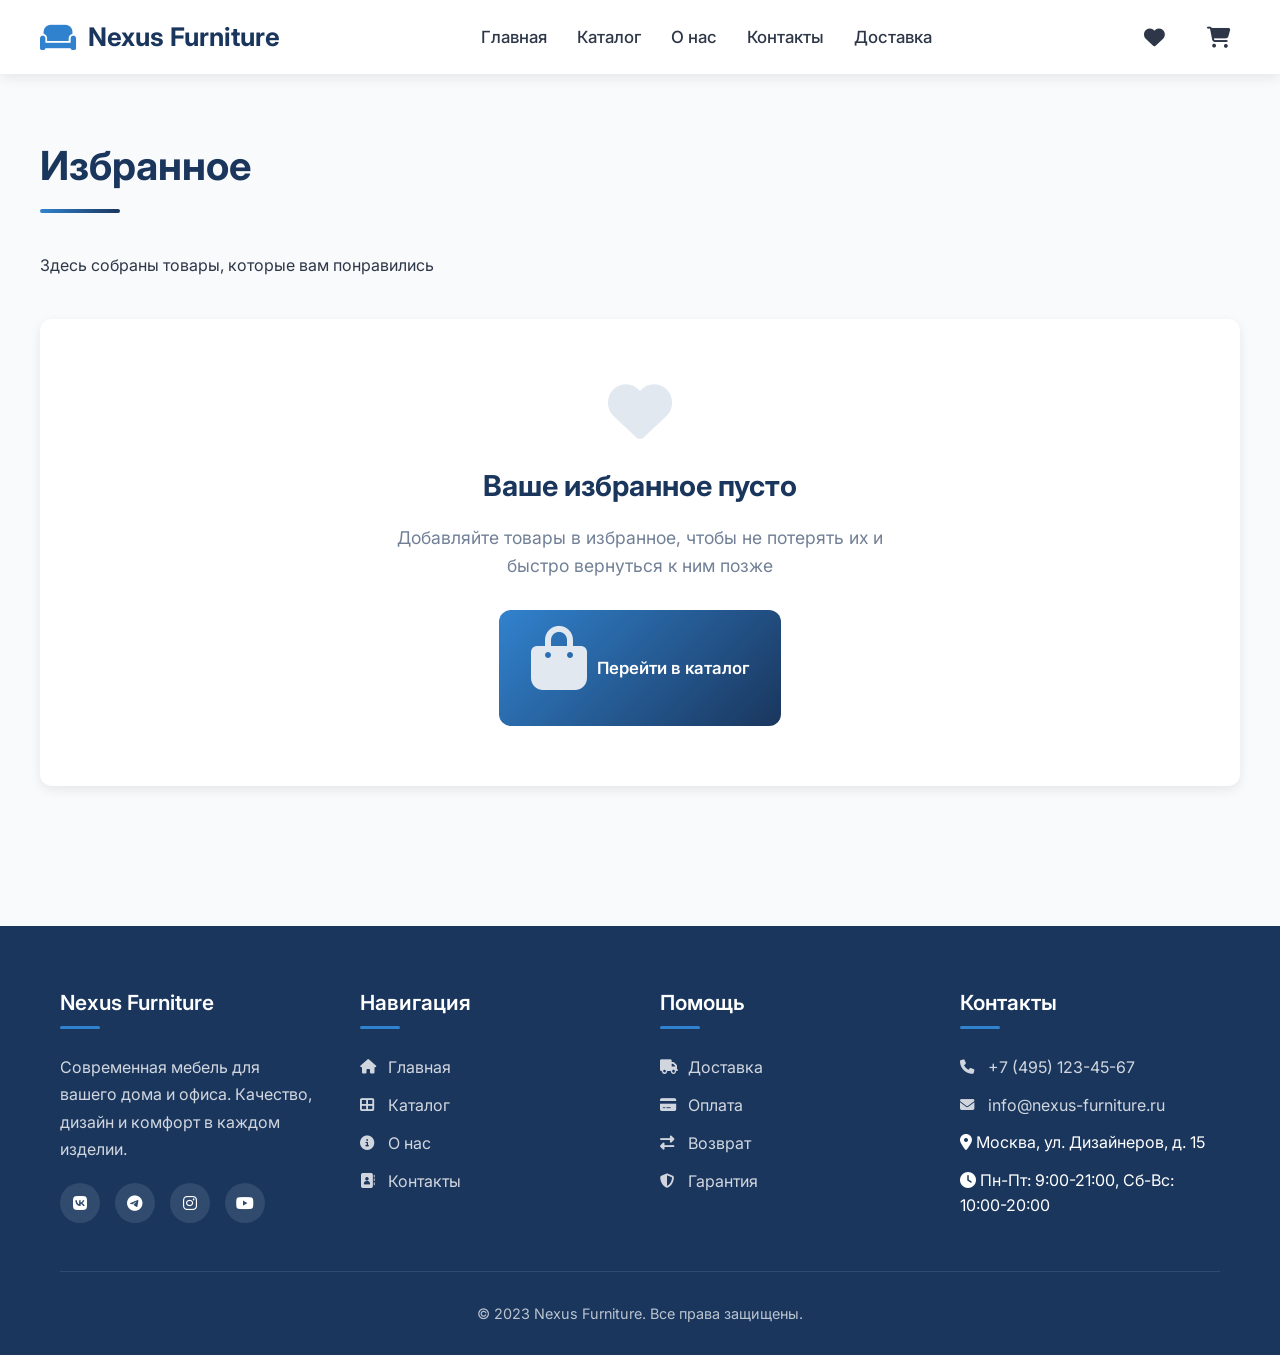
<file: favorites.html>
<!DOCTYPE html>
<html lang="ru">
<head>
    <meta charset="UTF-8">
    <meta name="viewport" content="width=device-width, initial-scale=1.0">
    <title>Nexus Furniture | Избранное</title>
    <link rel="stylesheet" href="https://cdnjs.cloudflare.com/ajax/libs/font-awesome/6.4.0/css/all.min.css">
    <link rel="stylesheet" href="https://fonts.googleapis.com/css2?family=Inter:wght@300;400;500;600;700&display=swap">
    <link rel="stylesheet" href="common.css">
    <style>
        /* Специфичные стили для страницы избранного */
        .favorites-header {
            margin-bottom: 40px;
        }
        
        .favorites-content {
            display: grid;
            grid-template-columns: 1fr 300px;
            gap: 40px;
        }
        
        .favorites-items {
            background-color: white;
            border-radius: var(--radius);
            box-shadow: var(--shadow);
            overflow: hidden;
        }
        
        .favorite-item {
            display: grid;
            grid-template-columns: 120px 1fr 150px 150px;
            gap: 20px;
            padding: 25px;
            border-bottom: 1px solid var(--gray);
            align-items: center;
        }
        
        .favorite-item:last-child {
            border-bottom: none;
        }
        
        .favorite-item-image {
            width: 120px;
            height: 120px;
            object-fit: cover;
            border-radius: var(--radius);
            transition: var(--transition);
        }
        
        .favorite-item-image:hover {
            transform: scale(1.05);
        }
        
        .favorite-item-info {
            display: flex;
            flex-direction: column;
            gap: 10px;
        }
        
        .favorite-item-name {
            font-size: 1.3rem;
            font-weight: 600;
            color: var(--primary);
            margin-bottom: 5px;
        }
        
        .favorite-item-name a {
            color: inherit;
            text-decoration: none;
            transition: var(--transition);
        }
        
        .favorite-item-name a:hover {
            color: var(--accent);
        }
        
        .favorite-item-category {
            font-size: 0.85rem;
            color: var(--text-light);
        }
        
        .favorite-item-stock {
            font-size: 0.9rem;
            padding: 4px 10px;
            border-radius: 15px;
            display: inline-block;
            width: fit-content;
        }
        
        .favorite-item-stock.in-stock {
            background-color: rgba(56, 161, 105, 0.1);
            color: var(--success);
        }
        
        .favorite-item-stock.out-of-stock {
            background-color: rgba(229, 62, 62, 0.1);
            color: #e53e3e;
        }
        
        .favorite-item-price {
            font-size: 1.3rem;
            font-weight: 700;
            color: var(--primary);
        }
        
        .favorite-item-original-price {
            font-size: 1rem;
            color: var(--text-light);
            text-decoration: line-through;
            margin-right: 8px;
        }
        
        .favorite-item-actions {
            display: flex;
            flex-direction: column;
            gap: 12px;
        }
        
        .favorite-item-actions .btn {
            width: 100%;
            padding: 12px;
            justify-content: center;
        }
        
        .remove-favorite-btn {
            width: 100%;
            padding: 12px;
            border-radius: var(--radius);
            border: 2px solid var(--gray);
            background-color: white;
            color: var(--text);
            cursor: pointer;
            font-weight: 600;
            display: flex;
            align-items: center;
            justify-content: center;
            gap: 8px;
            transition: var(--transition);
        }
        
        .remove-favorite-btn:hover {
            background-color: #fed7d7;
            border-color: #e53e3e;
            color: #e53e3e;
        }
        
        .favorites-sidebar {
            background-color: white;
            border-radius: var(--radius);
            box-shadow: var(--shadow);
            padding: 30px;
            height: fit-content;
            position: sticky;
            top: 100px;
        }
        
        .sidebar-title {
            font-size: 1.4rem;
            margin-bottom: 25px;
            color: var(--primary);
            padding-bottom: 15px;
            border-bottom: 2px solid var(--gray);
        }
        
        .favorites-stats {
            margin-bottom: 30px;
        }
        
        .stat-item {
            display: flex;
            justify-content: space-between;
            margin-bottom: 15px;
            font-size: 1rem;
        }
        
        .stat-item.total {
            font-size: 1.2rem;
            font-weight: 700;
            color: var(--primary);
            margin-top: 20px;
            padding-top: 20px;
            border-top: 2px solid var(--gray);
        }
        
        .favorites-actions {
            display: flex;
            flex-direction: column;
            gap: 15px;
            margin-top: 30px;
        }
        
        .favorites-actions .btn {
            width: 100%;
            padding: 14px;
            justify-content: center;
        }
        
        .empty-favorites {
            text-align: center;
            padding: 60px 20px;
            background-color: white;
            border-radius: var(--radius);
            box-shadow: var(--shadow);
            grid-column: 1 / -1;
        }
        
        .empty-favorites i {
            font-size: 4rem;
            color: var(--gray);
            margin-bottom: 20px;
        }
        
        .empty-favorites h3 {
            font-size: 1.8rem;
            margin-bottom: 15px;
            color: var(--primary);
        }
        
        .empty-favorites p {
            font-size: 1.1rem;
            color: var(--text-light);
            max-width: 500px;
            margin: 0 auto 30px;
        }
        
        .favorites-actions-header {
            display: flex;
            justify-content: space-between;
            align-items: center;
            margin-bottom: 30px;
            padding-bottom: 20px;
            border-bottom: 1px solid var(--gray);
        }
        
        .clear-favorites-btn {
            background: none;
            border: none;
            color: var(--danger);
            cursor: pointer;
            font-size: 1rem;
            display: flex;
            align-items: center;
            gap: 8px;
            padding: 10px;
            border-radius: 8px;
            transition: var(--transition);
        }
        
        .clear-favorites-btn:hover {
            background-color: rgba(229, 62, 62, 0.1);
        }
        
        .continue-shopping {
            display: flex;
            align-items: center;
            gap: 10px;
            color: var(--accent);
            text-decoration: none;
            font-weight: 500;
            transition: var(--transition);
        }
        
        .continue-shopping:hover {
            gap: 15px;
        }
        
        .favorite-item-mobile {
            display: none;
        }
        
        /* Бейджи товара */
        .favorite-item-badges {
            display: flex;
            gap: 8px;
            margin-top: 10px;
            flex-wrap: wrap;
        }
        
        .favorite-item-badge {
            padding: 4px 10px;
            border-radius: 15px;
            font-size: 0.75rem;
            font-weight: 700;
            color: white;
            text-transform: uppercase;
            letter-spacing: 0.5px;
        }
        
        .favorite-item-badge.new {
            background-color: var(--success);
        }
        
        .favorite-item-badge.sale {
            background-color: #e53e3e;
        }
        
        .favorite-item-badge.popular {
            background-color: var(--accent);
        }
        
        @media (max-width: 992px) {
            .favorites-content {
                grid-template-columns: 1fr;
            }
            
            .favorites-sidebar {
                position: static;
            }
        }
        
        @media (max-width: 768px) {
            .favorite-item {
                grid-template-columns: 100px 1fr;
                grid-template-rows: auto auto auto;
                gap: 15px;
                padding: 20px;
                position: relative;
            }
            
            .favorite-item-image {
                grid-row: 1 / 4;
                width: 100px;
                height: 100px;
            }
            
            .favorite-item-info {
                grid-column: 2 / 3;
                grid-row: 1 / 2;
            }
            
            .favorite-item-price {
                grid-column: 2 / 3;
                grid-row: 2 / 3;
                font-size: 1.1rem;
            }
            
            .favorite-item-actions {
                grid-column: 1 / 3;
                grid-row: 3 / 4;
                flex-direction: row;
            }
            
            .favorite-item-desktop {
                display: none;
            }
            
            .favorite-item-mobile {
                display: block;
            }
            
            .favorites-actions-header {
                flex-direction: column;
                gap: 15px;
                align-items: flex-start;
            }
        }
        
        @media (max-width: 576px) {
            .favorite-item {
                grid-template-columns: 80px 1fr;
                padding: 15px;
            }
            
            .favorite-item-image {
                width: 80px;
                height: 80px;
            }
            
            .favorite-item-actions {
                flex-direction: column;
            }
        }
        
        /* Анимация удаления товара */
        @keyframes fadeOut {
            from {
                opacity: 1;
                transform: scale(1);
            }
            to {
                opacity: 0;
                transform: scale(0.8);
            }
        }
        
        .favorite-item.removing {
            animation: fadeOut 0.3s ease forwards;
        }
    </style>
</head>
<body>
    <!-- Шапка сайта -->
    <header>
        <div class="container header-container">
            <a href="index.html" class="logo">
                <i class="fas fa-couch"></i>
                <span>Nexus Furniture</span>
            </a>
            
            <button class="mobile-menu-btn" id="mobileMenuBtn">
                <i class="fas fa-bars"></i>
            </button>
            
            <nav id="mainNav">
                <a href="index.html" class="nav-link">Главная</a>
                <a href="catalog.html" class="nav-link">Каталог</a>
                <a href="about.html" class="nav-link">О нас</a>
                <a href="contacts.html" class="nav-link">Контакты</a>
                <a href="delivery.html" class="nav-link">Доставка</a>
            </nav>
            
            <div class="header-actions">
                <a href="favorites.html" class="icon-btn active">
                    <i class="fas fa-heart"></i>
                    <span class="badge" id="favoritesCount">0</span>
                </a>
                <a href="cart.html" class="icon-btn">
                    <i class="fas fa-shopping-cart"></i>
                    <span class="badge" id="cartCount">0</span>
                </a>
            </div>
        </div>
    </header>

    <!-- Основной контент -->
    <main class="container page-content">
        <!-- Заголовок избранного -->
        <div class="favorites-header">
            <h1 class="section-title">Избранное</h1>
            <p>Здесь собраны товары, которые вам понравились</p>
        </div>
        
        <!-- Контент избранного -->
        <div class="favorites-content" id="favoritesContent">
            <!-- Список товаров будет загружен через JavaScript -->
        </div>
        
        <!-- Пустое избранное (скрыто по умолчанию) -->
        <div class="empty-favorites" id="emptyFavorites" style="display: none;">
            <i class="fas fa-heart"></i>
            <h3>Ваше избранное пусто</h3>
            <p>Добавляйте товары в избранное, чтобы не потерять их и быстро вернуться к ним позже</p>
            <a href="catalog.html" class="btn">
                <i class="fas fa-shopping-bag"></i> Перейти в каталог
            </a>
        </div>
    </main>

    <!-- Подвал сайта -->
    <footer>
        <div class="container">
            <div class="footer-content">
                <div class="footer-column">
                    <h3>Nexus Furniture</h3>
                    <p style="color: rgba(255, 255, 255, 0.8); margin-bottom: 20px; line-height: 1.7;">Современная мебель для вашего дома и офиса. Качество, дизайн и комфорт в каждом изделии.</p>
                    <div class="social-links">
                        <a href="#" class="social-link"><i class="fab fa-vk"></i></a>
                        <a href="#" class="social-link"><i class="fab fa-telegram"></i></a>
                        <a href="#" class="social-link"><i class="fab fa-instagram"></i></a>
                        <a href="#" class="social-link"><i class="fab fa-youtube"></i></a>
                    </div>
                </div>
                
                <div class="footer-column">
                    <h3>Навигация</h3>
                    <ul class="footer-links">
                        <li><a href="index.html"><i class="fas fa-home"></i> Главная</a></li>
                        <li><a href="catalog.html"><i class="fas fa-th-large"></i> Каталог</a></li>
                        <li><a href="about.html"><i class="fas fa-info-circle"></i> О нас</a></li>
                        <li><a href="contacts.html"><i class="fas fa-address-book"></i> Контакты</a></li>
                    </ul>
                </div>
                
                <div class="footer-column">
                    <h3>Помощь</h3>
                    <ul class="footer-links">
                        <li><a href="delivery.html"><i class="fas fa-truck"></i> Доставка</a></li>
                        <li><a href="delivery.html"><i class="fas fa-credit-card"></i> Оплата</a></li>
                        <li><a href="contacts.html"><i class="fas fa-exchange-alt"></i> Возврат</a></li>
                        <li><a href="contacts.html"><i class="fas fa-shield-alt"></i> Гарантия</a></li>
                    </ul>
                </div>
                
                <div class="footer-column">
                    <h3>Контакты</h3>
                    <ul class="footer-links">
                        <li><a href="tel:+74951234567"><i class="fas fa-phone"></i> +7 (495) 123-45-67</a></li>
                        <li><a href="mailto:info@nexus-furniture.ru"><i class="fas fa-envelope"></i> info@nexus-furniture.ru</a></li>
                        <li><i class="fas fa-map-marker-alt"></i> Москва, ул. Дизайнеров, д. 15</li>
                        <li><i class="fas fa-clock"></i> Пн-Пт: 9:00-21:00, Сб-Вс: 10:00-20:00</li>
                    </ul>
                </div>
            </div>
            
            <div class="footer-bottom">
                <p>&copy; 2023 Nexus Furniture. Все права защищены.</p>
            </div>
        </div>
    </footer>

    <!-- Подключаем общий файл JavaScript -->
    <script src="common.js"></script>
    
    <script>
        // Используем те же данные о товарах, что и в корзине
        const allProductsData = [
            ...productsData, // Базовые товары из common.js
            
            // Добавляем товары из каталога
            {
                id: 9,
                name: 'Диван угловой "Семейный"',
                category: 'sofas',
                price: 64990,
                originalPrice: 72990,
                image: 'https://images.unsplash.com/photo-1549187774-b4e9b0445b41?ixlib=rb-4.0.3&auto=format&fit=crop&w=800&q=80',
                badges: ['sale', 'popular'],
                inStock: true
            },
            {
                id: 10,
                name: 'Кресло-качалка "Ретро"',
                category: 'chairs',
                price: 14990,
                image: 'https://images.unsplash.com/photo-1581539250439-c96689b516dd?ixlib=rb-4.0.3&auto=format&fit=crop&w=800&q=80',
                badges: ['new'],
                inStock: true
            },
            {
                id: 11,
                name: 'Журнальный стол со стеклом',
                category: 'tables',
                price: 18990,
                originalPrice: 21990,
                image: 'https://images.unsplash.com/photo-1555041469-a586c61ea9bc?ixlib=rb-4.0.3&auto=format&fit=crop&w=800&q=80',
                badges: ['sale'],
                inStock: false
            },
            {
                id: 12,
                name: 'Детская кровать "Радуга"',
                category: 'beds',
                price: 32990,
                image: 'https://images.unsplash.com/photo-1505693416388-ac5ce068fe85?ixlib=rb-4.0.3&auto=format&fit=crop&w=800&q=80',
                badges: ['new'],
                inStock: true
            },
            {
                id: 13,
                name: 'Книжный шкаф 5-полочный',
                category: 'wardrobes',
                price: 24990,
                image: 'https://images.unsplash.com/photo-1597074866923-dc0589150358?ixlib=rb-4.0.3&auto=format&fit=crop&w=800&q=80',
                badges: ['popular'],
                inStock: true
            },
            {
                id: 14,
                name: 'Навесные полки "Модерн"',
                category: 'shelves',
                price: 8990,
                image: 'https://images.unsplash.com/photo-1586023492125-27b2c045efd7?ixlib=rb-4.0.3&auto=format&fit=crop&w=800&q=80',
                badges: [],
                inStock: true
            },
            {
                id: 15,
                name: 'Офисное кресло "Эргономик"',
                category: 'chairs',
                price: 15990,
                originalPrice: 19990,
                image: 'https://images.unsplash.com/photo-1586023492125-27b2c045efd7?ixlib=rb-4.0.3&auto=format&fit=crop&w=800&q=80',
                badges: ['sale', 'popular'],
                inStock: true
            },
            {
                id: 16,
                name: 'Тумба прикроватная',
                category: 'wardrobes',
                price: 11990,
                image: 'https://images.unsplash.com/photo-1556228453-efd6c1ff04f6?ixlib=rb-4.0.3&auto=format&fit=crop&w=800&q=80',
                badges: ['new'],
                inStock: true
            },
            {
                id: 17,
                name: 'Диван-кровать "Компакт"',
                category: 'sofas',
                price: 28990,
                image: 'https://images.unsplash.com/photo-1549187774-b4e9b0445b41?ixlib=rb-4.0.3&auto=format&fit=crop&w=800&q=80',
                badges: [],
                inStock: true
            },
            {
                id: 18,
                name: 'Барный стол с подсветкой',
                category: 'tables',
                price: 23990,
                image: 'https://images.unsplash.com/photo-1567538096630-e0c55bd6374c?ixlib=rb-4.0.3&auto=format&fit=crop&w=800&q=80',
                badges: ['new'],
                inStock: false
            },
            {
                id: 19,
                name: 'Шкаф для прихожей',
                category: 'wardrobes',
                price: 31990,
                originalPrice: 35990,
                image: 'https://images.unsplash.com/photo-1524758631624-e2822e304c36?ixlib=rb-4.0.3&auto=format&fit=crop&w=800&q=80',
                badges: ['sale'],
                inStock: true
            },
            {
                id: 20,
                name: 'Кровать с подъемным механизмом',
                category: 'beds',
                price: 54990,
                image: 'https://images.unsplash.com/photo-1505693416388-ac5ce068fe85?ixlib=rb-4.0.3&auto=format&fit=crop&w=800&q=80',
                badges: ['popular'],
                inStock: true
            }
        ];

        // Данные о товарах в избранном
        let favoriteItems = [];

        // Инициализация страницы избранного
        document.addEventListener('DOMContentLoaded', function() {
            loadFavorites();
            renderFavorites();
            setupEventListeners();
        });

        // Загрузка данных избранного из localStorage
        function loadFavorites() {
            const favorites = StorageManager.getFavorites();
            
            // Сопоставляем товары из избранного с данными о товарах
            favoriteItems = favorites.map(favoriteId => {
                return allProductsData.find(p => p.id === favoriteId);
            }).filter(item => item !== undefined);
        }

        // Настройка обработчиков событий
        function setupEventListeners() {
            // Обработчик для кнопки очистки избранного
            const clearFavoritesBtn = document.getElementById('clearFavoritesBtn');
            if (clearFavoritesBtn) {
                clearFavoritesBtn.addEventListener('click', clearFavorites);
            }
            
            // Обработчик для кнопки продолжения покупок
            const continueShoppingBtn = document.getElementById('continueShoppingBtn');
            if (continueShoppingBtn) {
                continueShoppingBtn.addEventListener('click', function(e) {
                    e.preventDefault();
                    window.location.href = 'catalog.html';
                });
            }
        }

        // Отображение избранного
        function renderFavorites() {
            const favoritesContent = document.getElementById('favoritesContent');
            const emptyFavorites = document.getElementById('emptyFavorites');
            
            if (favoriteItems.length === 0) {
                // Показываем пустое избранное
                favoritesContent.style.display = 'none';
                emptyFavorites.style.display = 'block';
                return;
            }
            
            // Скрываем пустое избранное
            emptyFavorites.style.display = 'none';
            favoritesContent.style.display = 'grid';
            
            // Сортируем товары по дате добавления (по ID для простоты)
            favoriteItems.sort((a, b) => a.id - b.id);
            
            // Генерируем HTML для товаров
            let favoritesItemsHTML = '';
            
            favoriteItems.forEach(item => {
                // Проверяем наличие товара в корзине
                const cart = StorageManager.getCart();
                const cartItem = cart.find(cartItem => cartItem.id === item.id);
                const isInCart = !!cartItem;
                const cartQuantity = cartItem ? cartItem.quantity : 0;
                
                // Проверяем, есть ли оригинальная цена
                const hasOriginalPrice = item.originalPrice && item.originalPrice > item.price;
                
                // Бейджи товара
                let badgesHTML = '';
                if (item.badges && item.badges.length > 0) {
                    badgesHTML = '<div class="favorite-item-badges">';
                    item.badges.forEach(badge => {
                        let badgeText = '';
                        switch(badge) {
                            case 'new': badgeText = 'Новинка'; break;
                            case 'sale': badgeText = 'Скидка'; break;
                            case 'popular': badgeText = 'Популярное'; break;
                        }
                        badgesHTML += `<span class="favorite-item-badge ${badge}">${badgeText}</span>`;
                    });
                    badgesHTML += '</div>';
                }
                
                favoritesItemsHTML += `
                    <div class="favorite-item" data-id="${item.id}">
                        <img src="${item.image}" alt="${item.name}" class="favorite-item-image">
                        <div class="favorite-item-info">
                            <h3 class="favorite-item-name">
                                <a href="javascript:void(0)" onclick="viewProduct(${item.id})">${item.name}</a>
                            </h3>
                            <div class="favorite-item-category">${CommonFunctions.getCategoryName(item.category)}</div>
                            ${badgesHTML}
                            <div class="favorite-item-mobile">
                                <div class="favorite-item-price">
                                    ${hasOriginalPrice ? `
                                        <span class="favorite-item-original-price">${CommonFunctions.formatPrice(item.originalPrice)} руб.</span>
                                    ` : ''}
                                    ${CommonFunctions.formatPrice(item.price)} руб.
                                </div>
                                <div class="favorite-item-stock ${item.inStock ? 'in-stock' : 'out-of-stock'}">
                                    ${item.inStock ? '✓ В наличии' : 'Нет в наличии'}
                                </div>
                            </div>
                        </div>
                        <div class="favorite-item-desktop">
                            <div class="favorite-item-price">
                                ${hasOriginalPrice ? `
                                    <span class="favorite-item-original-price">${CommonFunctions.formatPrice(item.originalPrice)} руб.</span>
                                ` : ''}
                                ${CommonFunctions.formatPrice(item.price)} руб.
                            </div>
                            <div class="favorite-item-stock ${item.inStock ? 'in-stock' : 'out-of-stock'}">
                                ${item.inStock ? '✓ В наличии' : 'Нет в наличии'}
                            </div>
                        </div>
                        <div class="favorite-item-actions">
                            <button class="btn ${isInCart ? 'btn-outline' : ''} ${!item.inStock ? 'disabled' : ''}" 
                                    data-id="${item.id}" ${!item.inStock ? 'disabled' : ''}>
                                ${isInCart ? `<i class="fas fa-check"></i> В корзине (${cartQuantity})` : 
                                  item.inStock ? '<i class="fas fa-cart-plus"></i> В корзину' : '<i class="fas fa-ban"></i> Нет в наличии'}
                            </button>
                            <button class="remove-favorite-btn" data-id="${item.id}">
                                <i class="fas fa-trash"></i> Удалить
                            </button>
                        </div>
                    </div>
                `;
            });
            
            // Генерируем HTML для действий с избранным
            const favoritesActionsHTML = `
                <div class="favorites-actions-header">
                    <button class="clear-favorites-btn" id="clearFavoritesBtn">
                        <i class="fas fa-trash-alt"></i> Очистить избранное
                    </button>
                    <a href="catalog.html" class="continue-shopping" id="continueShoppingBtn">
                        <i class="fas fa-arrow-left"></i> Продолжить покупки
                    </a>
                </div>
            `;
            
            // Рассчитываем статистику
            const stats = calculateFavoritesStats();
            
            // Генерируем HTML для боковой панели
            const favoritesSidebarHTML = `
                <div class="favorites-sidebar">
                    <h3 class="sidebar-title">Статистика</h3>
                    <div class="favorites-stats">
                        <div class="stat-item">
                            <span>Товаров в избранном:</span>
                            <span>${stats.totalItems}</span>
                        </div>
                        <div class="stat-item">
                            <span>Из них в наличии:</span>
                            <span>${stats.inStock}</span>
                        </div>
                        <div class="stat-item">
                            <span>Со скидкой:</span>
                            <span>${stats.onSale}</span>
                        </div>
                        <div class="stat-item">
                            <span>Общая стоимость:</span>
                            <span>${CommonFunctions.formatPrice(stats.totalPrice)} руб.</span>
                        </div>
                        <div class="stat-item total">
                            <span>Средняя цена:</span>
                            <span>${CommonFunctions.formatPrice(stats.averagePrice)} руб.</span>
                        </div>
                    </div>
                    
                    <div class="favorites-actions">
                        <button class="btn" id="addAllToCartBtn" ${stats.inStock === 0 ? 'disabled' : ''}>
                            <i class="fas fa-cart-plus"></i> Добавить все в корзину
                        </button>
                        <a href="catalog.html" class="btn btn-secondary">
                            <i class="fas fa-shopping-bag"></i> Перейти в каталог
                        </a>
                    </div>
                    
                    <div style="margin-top: 30px; padding-top: 20px; border-top: 1px solid var(--gray);">
                        <p style="font-size: 0.9rem; color: var(--text-light); line-height: 1.6;">
                            <i class="fas fa-info-circle" style="color: var(--accent); margin-right: 8px;"></i>
                            Товары в избранном сохраняются в вашем браузере. Для синхронизации между устройствами рекомендуется создать аккаунт.
                        </p>
                    </div>
                </div>
            `;
            
            // Обновляем содержимое
            favoritesContent.innerHTML = `
                <div class="favorites-items">
                    ${favoritesActionsHTML}
                    ${favoritesItemsHTML}
                </div>
                ${favoritesSidebarHTML}
            `;
            
            // Добавляем обработчики событий для динамических элементов
            addFavoritesEventListeners();
            
            // Обновляем счетчики в шапке
            CommonFunctions.updateHeaderCounters();
        }

        // Добавление обработчиков событий для товаров в избранном
        function addFavoritesEventListeners() {
            // Кнопки добавления в корзину
            document.querySelectorAll('.favorite-item-actions .btn:not(.disabled)').forEach(btn => {
                btn.addEventListener('click', function() {
                    const productId = parseInt(this.getAttribute('data-id'));
                    const cart = StorageManager.getCart();
                    const cartItem = cart.find(item => item.id === productId);
                    
                    if (cartItem) {
                        // Если уже в корзине, удалить
                        StorageManager.removeFromCart(productId);
                        this.innerHTML = '<i class="fas fa-cart-plus"></i> В корзину';
                        this.classList.remove('btn-outline');
                        CommonFunctions.showNotification('Товар удален из корзины', 'info');
                    } else {
                        // Добавить в корзину
                        StorageManager.addToCart(productId, 1);
                        this.innerHTML = '<i class="fas fa-check"></i> В корзине (1)';
                        this.classList.add('btn-outline');
                        CommonFunctions.showNotification('Товар добавлен в корзину');
                    }
                    
                    // Обновляем счетчики
                    CommonFunctions.updateHeaderCounters();
                    
                    // Перерисовываем избранное (для обновления статуса кнопок)
                    setTimeout(() => {
                        loadFavorites();
                        renderFavorites();
                    }, 100);
                });
            });
            
            // Кнопки удаления из избранного
            document.querySelectorAll('.remove-favorite-btn').forEach(btn => {
                btn.addEventListener('click', function() {
                    const productId = parseInt(this.getAttribute('data-id'));
                    const favoriteItem = document.querySelector(`.favorite-item[data-id="${productId}"]`);
                    
                    // Анимация удаления
                    if (favoriteItem) {
                        favoriteItem.classList.add('removing');
                        
                        setTimeout(() => {
                            removeFavoriteItem(productId);
                        }, 300);
                    } else {
                        removeFavoriteItem(productId);
                    }
                });
            });
            
            // Кнопка "Добавить все в корзину"
            const addAllToCartBtn = document.getElementById('addAllToCartBtn');
            if (addAllToCartBtn) {
                addAllToCartBtn.addEventListener('click', addAllToCart);
            }
            
            // Обработчики для динамически созданных элементов
            const clearFavoritesBtn = document.getElementById('clearFavoritesBtn');
            if (clearFavoritesBtn) {
                clearFavoritesBtn.addEventListener('click', clearFavorites);
            }
            
            const continueShoppingBtn = document.getElementById('continueShoppingBtn');
            if (continueShoppingBtn) {
                continueShoppingBtn.addEventListener('click', function(e) {
                    e.preventDefault();
                    window.location.href = 'catalog.html';
                });
            }
        }

        // Удаление товара из избранного
        function removeFavoriteItem(productId) {
            // Удаляем из массива
            favoriteItems = favoriteItems.filter(item => item.id !== productId);
            
            // Удаляем из localStorage
            StorageManager.removeFromFavorites(productId);
            
            // Перерисовываем избранное
            renderFavorites();
            CommonFunctions.showNotification('Товар удален из избранного', 'info');
        }

        // Очистка всего избранного
        function clearFavorites() {
            if (favoriteItems.length === 0) return;
            
            if (confirm('Вы уверены, что хотите очистить избранное? Все товары будут удалены.')) {
                // Очищаем массив
                favoriteItems = [];
                
                // Очищаем localStorage
                const favorites = StorageManager.getFavorites();
                favorites.forEach(productId => {
                    StorageManager.removeFromFavorites(productId);
                });
                
                // Перерисовываем избранное
                renderFavorites();
                CommonFunctions.showNotification('Избранное очищено', 'info');
            }
        }

        // Добавление всех товаров в корзину
        function addAllToCart() {
            // Фильтруем только товары в наличии
            const availableItems = favoriteItems.filter(item => item.inStock);
            
            if (availableItems.length === 0) {
                CommonFunctions.showNotification('Нет товаров в наличии для добавления в корзину', 'warning');
                return;
            }
            
            let addedCount = 0;
            
            availableItems.forEach(item => {
                const cart = StorageManager.getCart();
                const cartItem = cart.find(cartItem => cartItem.id === item.id);
                
                if (!cartItem) {
                    StorageManager.addToCart(item.id, 1);
                    addedCount++;
                }
            });
            
            if (addedCount > 0) {
                CommonFunctions.showNotification(`${addedCount} товар(ов) добавлено в корзину`, 'success');
                
                // Обновляем счетчики
                CommonFunctions.updateHeaderCounters();
                
                // Перерисовываем избранное (для обновления статуса кнопок)
                setTimeout(() => {
                    loadFavorites();
                    renderFavorites();
                }, 100);
            } else {
                CommonFunctions.showNotification('Все товары уже в корзине', 'info');
            }
        }

        // Расчет статистики избранного
        function calculateFavoritesStats() {
            const totalItems = favoriteItems.length;
            const inStock = favoriteItems.filter(item => item.inStock).length;
            const onSale = favoriteItems.filter(item => item.originalPrice && item.originalPrice > item.price).length;
            const totalPrice = favoriteItems.reduce((sum, item) => sum + item.price, 0);
            const averagePrice = totalItems > 0 ? Math.round(totalPrice / totalItems) : 0;
            
            return {
                totalItems,
                inStock,
                onSale,
                totalPrice,
                averagePrice
            };
        }

        // Функция для просмотра товара (заглушка - в реальном проекте здесь будет переход на страницу товара)
        window.viewProduct = function(productId) {
            CommonFunctions.showNotification(`Товар #${productId} будет открыт на отдельной странице`, 'info');
            // В реальном проекте: window.location.href = `product.html?id=${productId}`;
        };
    </script>
</body>
</html>
</file>
<file: common.css>
/* common.css - Общие стили для всех страниц сайта Nexus Furniture */

* {
    margin: 0;
    padding: 0;
    box-sizing: border-box;
}

:root {
    --primary: #1a365d;
    --secondary: #2d3748;
    --accent: #3182ce;
    --light: #f7fafc;
    --gray: #e2e8f0;
    --text: #2d3748;
    --text-light: #718096;
    --success: #38a169;
    --warning: #ed8936;
    --danger: #e53e3e;
    --shadow: 0 4px 12px rgba(0, 0, 0, 0.08);
    --radius: 12px;
    --transition: all 0.3s ease;
}

body {
    font-family: 'Inter', 'Segoe UI', system-ui, sans-serif;
    background-color: #f9fafb;
    color: var(--text);
    line-height: 1.6;
    overflow-x: hidden;
}

.container {
    width: 100%;
    max-width: 1200px;
    margin: 0 auto;
    padding: 0 20px;
}

/* Шапка и навигация */
header {
    background-color: white;
    box-shadow: var(--shadow);
    position: sticky;
    top: 0;
    z-index: 1000;
    backdrop-filter: blur(10px);
    background-color: rgba(255, 255, 255, 0.95);
}

.header-container {
    display: flex;
    justify-content: space-between;
    align-items: center;
    padding: 15px 0;
}

.logo {
    display: flex;
    align-items: center;
    gap: 12px;
    font-size: 1.6rem;
    font-weight: 700;
    color: var(--primary);
    text-decoration: none;
    transition: var(--transition);
}

.logo:hover {
    transform: translateY(-2px);
}

.logo i {
    color: var(--accent);
    font-size: 1.8rem;
}

nav {
    display: flex;
    gap: 30px;
}

.nav-link {
    text-decoration: none;
    color: var(--secondary);
    font-weight: 500;
    transition: var(--transition);
    padding: 8px 0;
    position: relative;
    font-size: 1.05rem;
}

.nav-link:hover {
    color: var(--accent);
}

.nav-link.active {
    color: var(--accent);
}

.nav-link.active::after {
    content: '';
    position: absolute;
    bottom: 0;
    left: 0;
    width: 100%;
    height: 3px;
    background-color: var(--accent);
    border-radius: 3px;
}

.header-actions {
    display: flex;
    gap: 20px;
    align-items: center;
}

.icon-btn {
    background: none;
    border: none;
    font-size: 1.3rem;
    color: var(--secondary);
    cursor: pointer;
    position: relative;
    padding: 8px;
    transition: var(--transition);
    text-decoration: none;
    display: flex;
    align-items: center;
    justify-content: center;
    border-radius: 50%;
    width: 44px;
    height: 44px;
}

.icon-btn:hover {
    color: var(--accent);
    background-color: rgba(49, 130, 206, 0.1);
    transform: translateY(-2px);
}

.icon-btn .badge {
    position: absolute;
    top: -2px;
    right: -2px;
    background-color: var(--accent);
    color: white;
    font-size: 0.7rem;
    width: 20px;
    height: 20px;
    border-radius: 50%;
    display: flex;
    align-items: center;
    justify-content: center;
    font-weight: 600;
    border: 2px solid white;
}

.mobile-menu-btn {
    display: none;
    background: none;
    border: none;
    font-size: 1.5rem;
    color: var(--secondary);
    cursor: pointer;
    padding: 8px;
    border-radius: 8px;
    transition: var(--transition);
}

.mobile-menu-btn:hover {
    background-color: var(--gray);
}

/* Основной контент */
.page-content {
    min-height: calc(100vh - 200px);
    padding: 60px 0;
}

.section-title {
    font-size: 2.5rem;
    margin-bottom: 40px;
    color: var(--primary);
    position: relative;
    padding-bottom: 15px;
    font-weight: 700;
}

.section-title::after {
    content: '';
    position: absolute;
    bottom: 0;
    left: 0;
    width: 80px;
    height: 4px;
    background: linear-gradient(90deg, var(--accent), var(--primary));
    border-radius: 2px;
}

/* Кнопки */
.btn {
    display: inline-flex;
    align-items: center;
    gap: 10px;
    background: linear-gradient(135deg, var(--accent), var(--primary));
    color: white;
    padding: 16px 32px;
    border-radius: var(--radius);
    text-decoration: none;
    font-weight: 600;
    border: none;
    cursor: pointer;
    transition: var(--transition);
    font-size: 1.05rem;
    position: relative;
    overflow: hidden;
}

.btn::before {
    content: '';
    position: absolute;
    top: 0;
    left: -100%;
    width: 100%;
    height: 100%;
    background: linear-gradient(90deg, transparent, rgba(255, 255, 255, 0.2), transparent);
    transition: left 0.7s;
}

.btn:hover {
    transform: translateY(-3px);
    box-shadow: 0 10px 25px rgba(49, 130, 206, 0.3);
}

.btn:hover::before {
    left: 100%;
}

.btn-secondary {
    background: transparent;
    border: 2px solid white;
    color: white;
}

.btn-secondary:hover {
    background: white;
    color: var(--primary);
}

.btn-outline {
    background: transparent;
    border: 2px solid var(--accent);
    color: var(--accent);
}

.btn-outline:hover {
    background: var(--accent);
    color: white;
}

.btn-danger {
    background: linear-gradient(135deg, var(--danger), #c53030);
}

.btn-warning {
    background: linear-gradient(135deg, var(--warning), #dd6b20);
}

/* Карточки товаров */
.products-grid {
    display: grid;
    grid-template-columns: repeat(auto-fill, minmax(280px, 1fr));
    gap: 30px;
}

.product-card {
    background-color: white;
    border-radius: var(--radius);
    overflow: hidden;
    box-shadow: var(--shadow);
    transition: var(--transition);
    position: relative;
    border: 1px solid rgba(226, 232, 240, 0.5);
}

.product-card:hover {
    transform: translateY(-5px);
    box-shadow: 0 15px 30px rgba(0, 0, 0, 0.1);
}

.product-image {
    width: 100%;
    height: 200px;
    object-fit: cover;
    transition: transform 0.5s ease;
}

.product-card:hover .product-image {
    transform: scale(1.05);
}

.product-badges {
    position: absolute;
    top: 15px;
    left: 15px;
    display: flex;
    gap: 8px;
    z-index: 1;
}

.product-badge {
    padding: 6px 12px;
    border-radius: 20px;
    font-size: 0.75rem;
    font-weight: 700;
    color: white;
    text-transform: uppercase;
    letter-spacing: 0.5px;
}

.product-badge.new {
    background-color: var(--success);
}

.product-badge.sale {
    background-color: #e53e3e;
}

.product-badge.popular {
    background-color: var(--accent);
}

.product-info {
    padding: 25px;
}

.product-category {
    font-size: 0.85rem;
    color: var(--text-light);
    text-transform: uppercase;
    letter-spacing: 0.5px;
    margin-bottom: 10px;
    font-weight: 600;
}

.product-name {
    font-size: 1.3rem;
    font-weight: 600;
    margin-bottom: 15px;
    color: var(--primary);
    line-height: 1.3;
}

.product-price {
    display: flex;
    align-items: center;
    gap: 10px;
    margin-bottom: 20px;
}

.current-price {
    font-size: 1.4rem;
    font-weight: 700;
    color: var(--primary);
}

.original-price {
    font-size: 1.1rem;
    color: var(--text-light);
    text-decoration: line-through;
}

.discount {
    font-size: 0.85rem;
    color: #e53e3e;
    font-weight: 700;
    background-color: rgba(229, 62, 62, 0.1);
    padding: 4px 10px;
    border-radius: 15px;
}

.product-actions {
    display: flex;
    gap: 10px;
}

.product-actions .btn {
    flex: 1;
    padding: 12px;
    justify-content: center;
}

.favorite-btn {
    width: 46px;
    height: 46px;
    border-radius: 50%;
    background-color: white;
    border: 2px solid var(--gray);
    display: flex;
    align-items: center;
    justify-content: center;
    cursor: pointer;
    transition: var(--transition);
    color: var(--text-light);
    font-size: 1.2rem;
}

.favorite-btn:hover {
    border-color: var(--accent);
    color: var(--accent);
    transform: scale(1.1);
}

.favorite-btn.active {
    background-color: #fed7d7;
    border-color: #e53e3e;
    color: #e53e3e;
}

/* Карточки характеристик */
.features {
    display: grid;
    grid-template-columns: repeat(auto-fit, minmax(280px, 1fr));
    gap: 30px;
    margin: 60px 0;
}

.feature-card {
    background-color: white;
    padding: 35px;
    border-radius: var(--radius);
    box-shadow: var(--shadow);
    text-align: center;
    transition: var(--transition);
    position: relative;
    overflow: hidden;
    border: 1px solid rgba(226, 232, 240, 0.5);
}

.feature-card::before {
    content: '';
    position: absolute;
    top: 0;
    left: 0;
    width: 100%;
    height: 4px;
    background: linear-gradient(90deg, var(--accent), var(--primary));
    transform: scaleX(0);
    transform-origin: left;
    transition: transform 0.3s ease;
}

.feature-card:hover {
    transform: translateY(-8px);
    box-shadow: 0 15px 30px rgba(0, 0, 0, 0.1);
}

.feature-card:hover::before {
    transform: scaleX(1);
}

.feature-card i {
    font-size: 3rem;
    color: var(--accent);
    margin-bottom: 25px;
    display: inline-block;
    transition: var(--transition);
}

.feature-card:hover i {
    transform: scale(1.1);
}

.feature-card h3 {
    margin-bottom: 15px;
    color: var(--primary);
    font-size: 1.4rem;
    font-weight: 600;
}

.feature-card p {
    color: var(--text-light);
    line-height: 1.7;
}

/* CTA секция */
.cta-section {
    background: linear-gradient(135deg, var(--primary), #2d3748);
    color: white;
    padding: 80px 0;
    border-radius: var(--radius);
    text-align: center;
    margin: 80px 0;
    position: relative;
    overflow: hidden;
}

.cta-section::before {
    content: '';
    position: absolute;
    top: 0;
    left: 0;
    right: 0;
    bottom: 0;
    background: url('data:image/svg+xml,<svg xmlns="http://www.w3.org/2000/svg" viewBox="0 0 100 100" preserveAspectRatio="none"><path d="M0,0 L100,0 L100,100 Z" fill="rgba(255,255,255,0.05)"/></svg>');
    background-size: cover;
}

.cta-section h2 {
    font-size: 2.5rem;
    margin-bottom: 20px;
    position: relative;
    z-index: 1;
}

.cta-section p {
    font-size: 1.2rem;
    max-width: 700px;
    margin: 0 auto 40px;
    opacity: 0.9;
    position: relative;
    z-index: 1;
}

.cta-buttons {
    display: flex;
    gap: 20px;
    justify-content: center;
    flex-wrap: wrap;
    position: relative;
    z-index: 1;
}

/* Подвал */
footer {
    background-color: var(--primary);
    color: white;
    padding: 60px 0 30px;
    margin-top: 80px;
}

.footer-content {
    display: grid;
    grid-template-columns: repeat(auto-fit, minmax(220px, 1fr));
    gap: 40px;
    margin-bottom: 40px;
}

.footer-column h3 {
    font-size: 1.3rem;
    margin-bottom: 25px;
    position: relative;
    padding-bottom: 10px;
    font-weight: 600;
}

.footer-column h3::after {
    content: '';
    position: absolute;
    bottom: 0;
    left: 0;
    width: 40px;
    height: 3px;
    background-color: var(--accent);
    border-radius: 2px;
}

.footer-links {
    list-style: none;
}

.footer-links li {
    margin-bottom: 12px;
}

.footer-links a {
    color: rgba(255, 255, 255, 0.8);
    text-decoration: none;
    transition: var(--transition);
    display: inline-flex;
    align-items: center;
    gap: 8px;
}

.footer-links a:hover {
    color: white;
    padding-left: 5px;
}

.footer-links a i {
    width: 20px;
    font-size: 0.9rem;
}

.footer-bottom {
    text-align: center;
    padding-top: 30px;
    border-top: 1px solid rgba(255, 255, 255, 0.1);
    color: rgba(255, 255, 255, 0.7);
    font-size: 0.9rem;
}

.social-links {
    display: flex;
    gap: 15px;
    margin-top: 20px;
}

.social-link {
    width: 40px;
    height: 40px;
    border-radius: 50%;
    background-color: rgba(255, 255, 255, 0.1);
    display: flex;
    align-items: center;
    justify-content: center;
    color: white;
    text-decoration: none;
    transition: var(--transition);
}

.social-link:hover {
    background-color: var(--accent);
    transform: translateY(-3px);
}

/* Уведомления */
.notification {
    position: fixed;
    top: 20px;
    right: 20px;
    background-color: white;
    padding: 16px 24px;
    border-radius: var(--radius);
    box-shadow: 0 10px 25px rgba(0, 0, 0, 0.15);
    display: flex;
    align-items: center;
    gap: 12px;
    z-index: 9999;
    transform: translateX(150%);
    transition: transform 0.4s ease;
    max-width: 350px;
}

.notification.active {
    transform: translateX(0);
}

.notification i {
    font-size: 1.3rem;
}

.notification.success {
    border-left: 4px solid var(--success);
}

.notification.success i {
    color: var(--success);
}

.notification.info {
    border-left: 4px solid var(--accent);
}

.notification.info i {
    color: var(--accent);
}

.notification.warning {
    border-left: 4px solid var(--warning);
}

.notification.warning i {
    color: var(--warning);
}

.notification-content {
    flex: 1;
}

.notification-title {
    font-weight: 600;
    margin-bottom: 4px;
    color: var(--primary);
}

.notification-message {
    font-size: 0.9rem;
    color: var(--text-light);
}

/* Пустые состояния */
.empty-state {
    text-align: center;
    padding: 60px 20px;
    background-color: white;
    border-radius: var(--radius);
    box-shadow: var(--shadow);
}

.empty-state i {
    font-size: 4rem;
    color: var(--gray);
    margin-bottom: 20px;
}

.empty-state h3 {
    font-size: 1.8rem;
    margin-bottom: 15px;
    color: var(--primary);
}

.empty-state p {
    font-size: 1.1rem;
    color: var(--text-light);
    max-width: 500px;
    margin: 0 auto 30px;
}

/* Формы */
.form-group {
    margin-bottom: 25px;
}

.form-label {
    display: block;
    margin-bottom: 8px;
    font-weight: 500;
    color: var(--primary);
}

.form-control {
    width: 100%;
    padding: 14px 16px;
    border: 1px solid var(--gray);
    border-radius: var(--radius);
    font-family: 'Inter', sans-serif;
    font-size: 1rem;
    transition: var(--transition);
}

.form-control:focus {
    outline: none;
    border-color: var(--accent);
    box-shadow: 0 0 0 3px rgba(49, 130, 206, 0.1);
}

.form-textarea {
    min-height: 120px;
    resize: vertical;
}

/* Адаптивность */
@media (max-width: 992px) {
    .section-title {
        font-size: 2.2rem;
    }
}

@media (max-width: 768px) {
    nav {
        display: none;
        position: fixed;
        top: 0;
        left: 0;
        width: 100%;
        height: 100vh;
        background-color: white;
        flex-direction: column;
        padding: 80px 20px 20px;
        box-shadow: var(--shadow);
        gap: 0;
        z-index: 999;
        overflow-y: auto;
    }

    nav.active {
        display: flex;
    }

    .nav-link {
        padding: 15px 0;
        border-bottom: 1px solid var(--gray);
        font-size: 1.1rem;
        width: 100%;
    }

    .nav-link:last-child {
        border-bottom: none;
    }

    .mobile-menu-btn {
        display: block;
        z-index: 1000;
    }

    .header-actions {
        margin-left: auto;
        margin-right: 15px;
    }

    .features {
        grid-template-columns: 1fr;
    }

    .cta-buttons {
        flex-direction: column;
        align-items: center;
    }

    .cta-buttons .btn {
        width: 100%;
        max-width: 300px;
    }
}

@media (max-width: 576px) {
    .section-title {
        font-size: 1.8rem;
    }

    .products-grid {
        grid-template-columns: 1fr;
    }

    .product-actions {
        flex-direction: column;
    }

    .favorite-btn {
        width: 100%;
        border-radius: var(--radius);
        height: 46px;
    }
}
</file>
